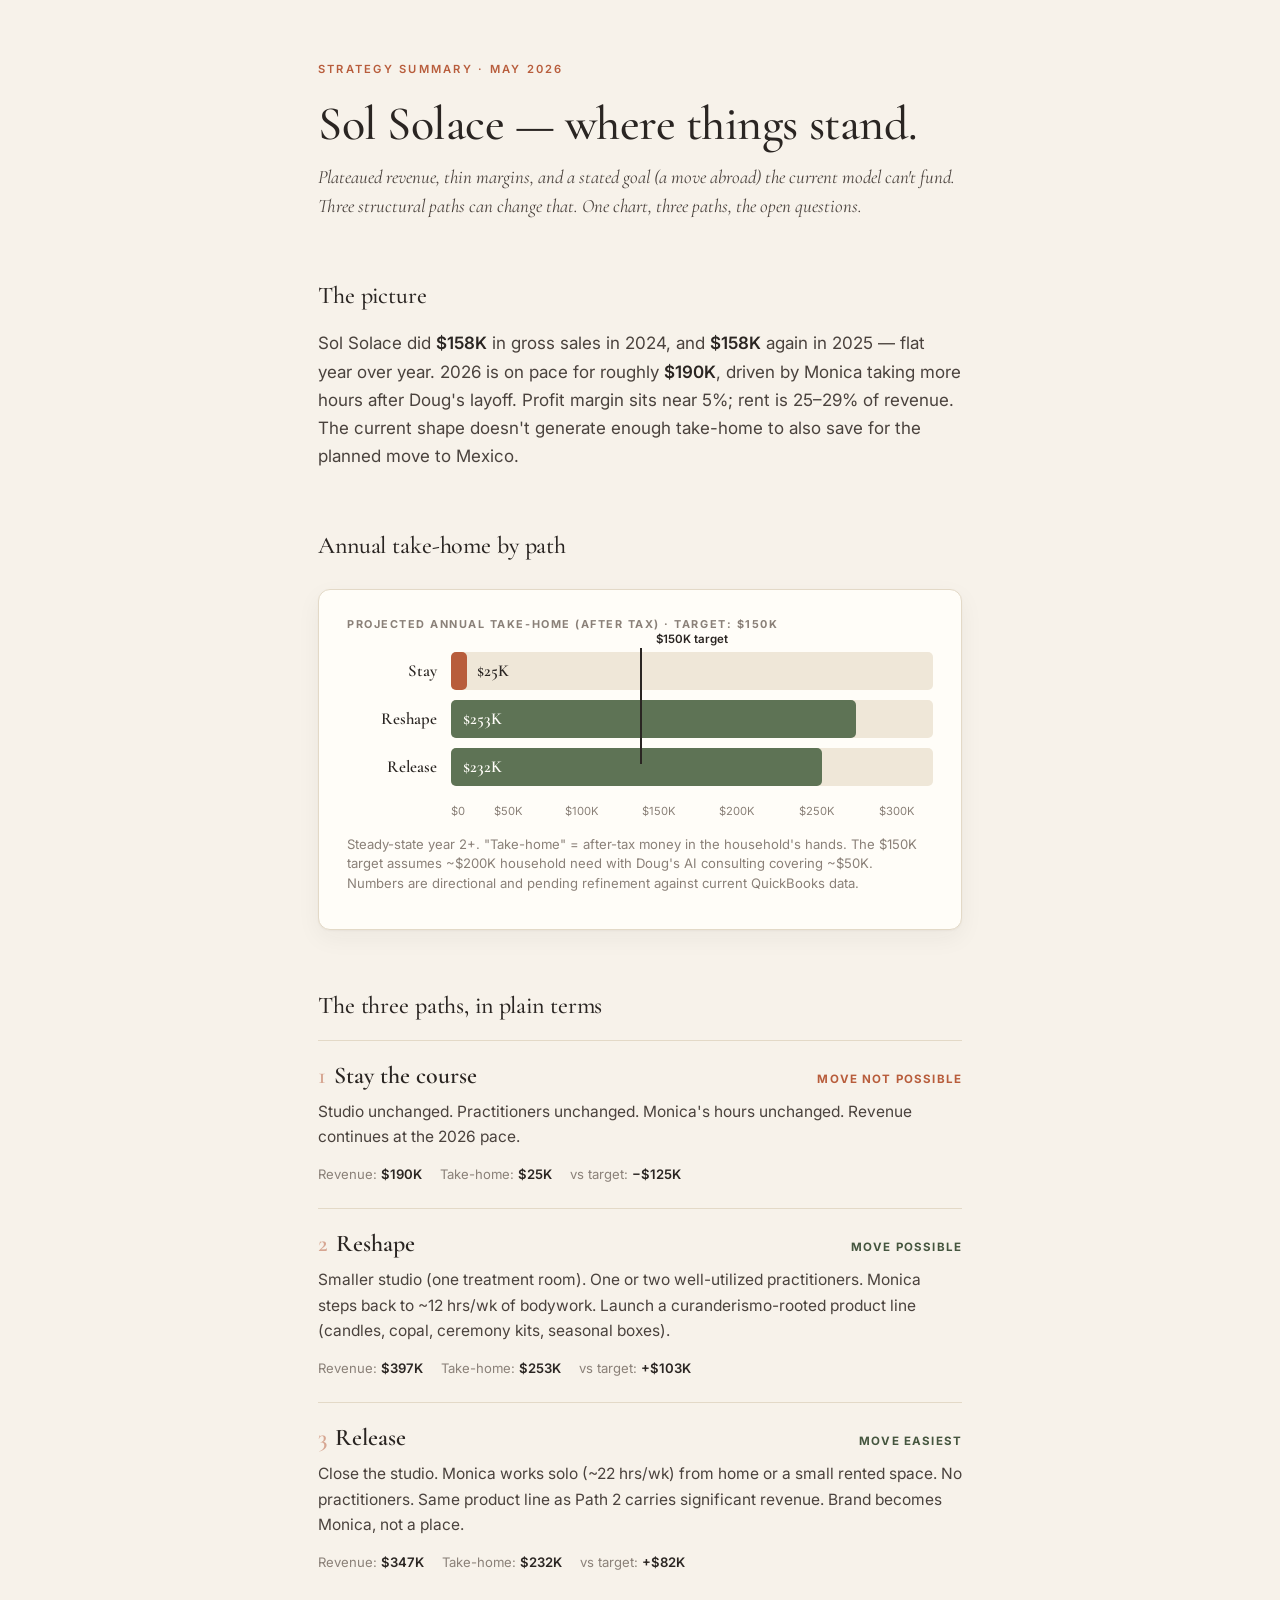
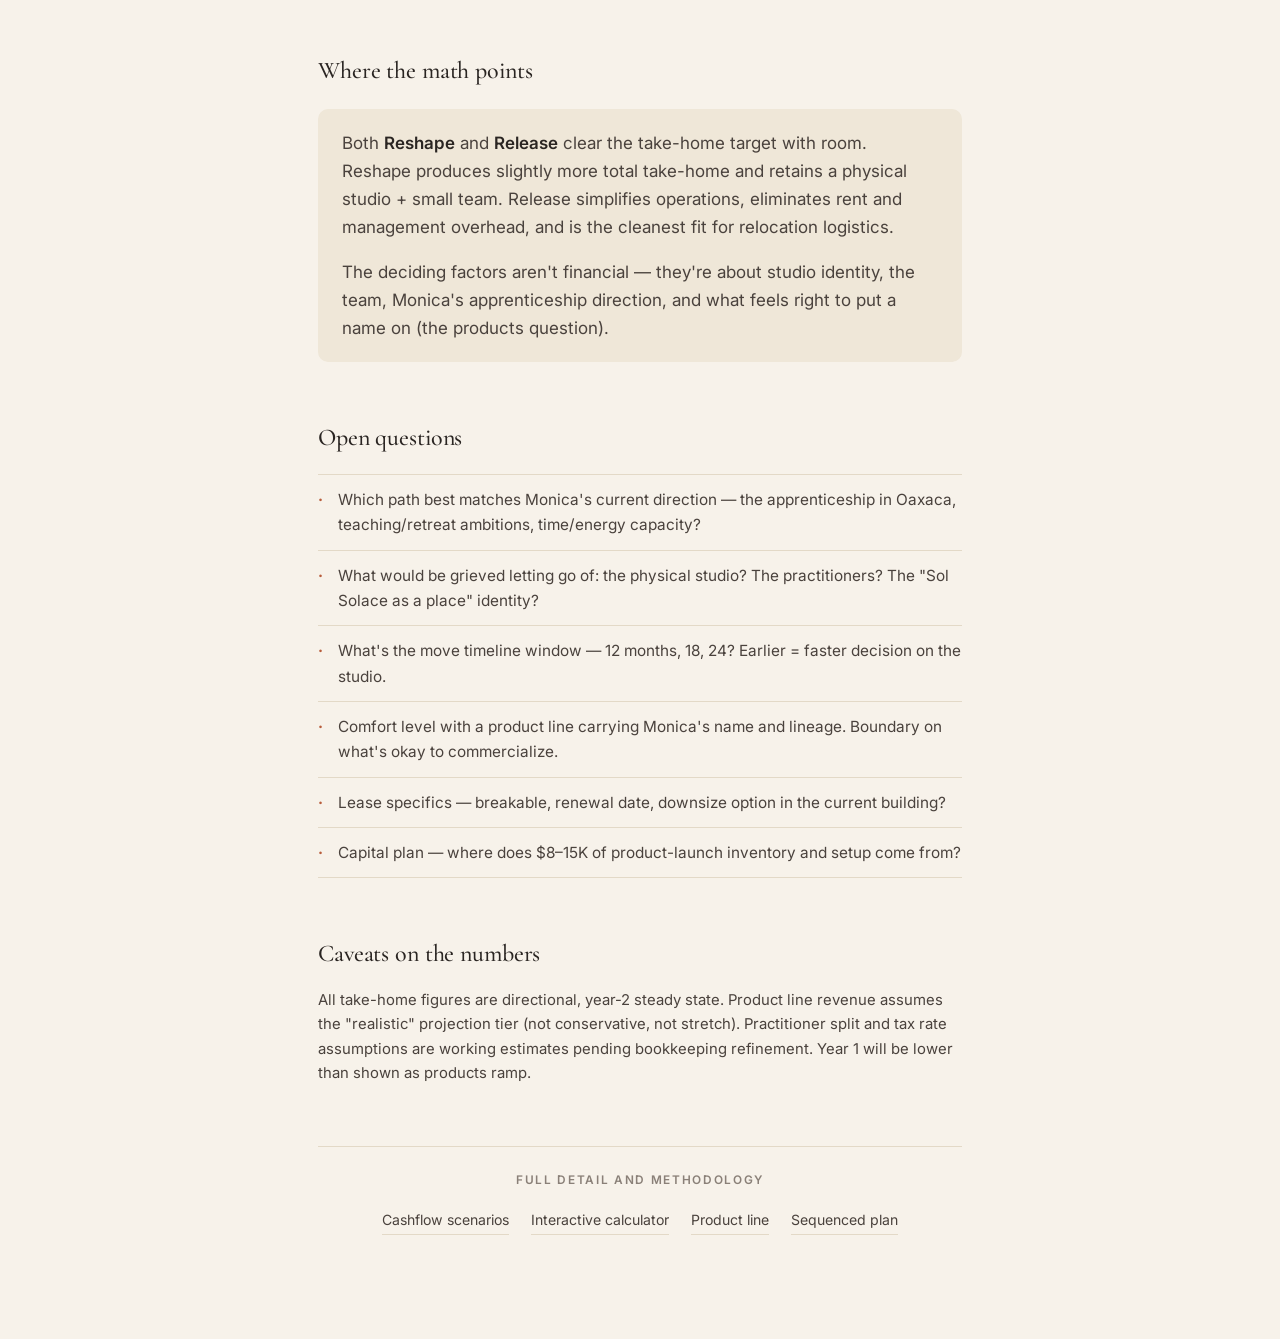
<file: index.html>
<!doctype html>
<html lang="en">
<head>
<meta charset="utf-8" />
<meta name="viewport" content="width=device-width,initial-scale=1" />
<title>Sol Solace — Strategy Summary</title>
<meta name="robots" content="noindex, nofollow" />
<link rel="preconnect" href="https://fonts.googleapis.com">
<link rel="preconnect" href="https://fonts.gstatic.com" crossorigin>
<link href="https://fonts.googleapis.com/css2?family=Cormorant+Garamond:wght@400;500;600;700&family=Inter:wght@300;400;500;600;700&display=swap" rel="stylesheet">
<style>
  :root {
    --cream: #f7f2ea;
    --cream-2: #efe7d8;
    --ink: #2a2522;
    --ink-soft: #4a423d;
    --muted: #8a8078;
    --line: #e3d9c7;
    --sage: #5e7355;
    --sage-deep: #45563f;
    --terra: #b85d3c;
    --terra-deep: #8a4429;
    --gold: #b88a3e;
    --paper: #fffdf8;
  }
  * { box-sizing: border-box; }
  body {
    margin: 0;
    background: var(--cream);
    color: var(--ink);
    font-family: 'Inter', system-ui, sans-serif;
    font-size: 17px;
    line-height: 1.65;
    -webkit-font-smoothing: antialiased;
  }
  .page { max-width: 700px; margin: 0 auto; padding: 60px 28px 80px; }

  h1 {
    font-family: 'Cormorant Garamond', Georgia, serif;
    font-weight: 500;
    font-size: clamp(2.2rem, 5.5vw, 3rem);
    line-height: 1.1;
    margin: 0 0 0.8rem;
    letter-spacing: -0.01em;
  }
  h2 {
    font-family: 'Cormorant Garamond', serif;
    font-weight: 500;
    font-size: 1.5rem;
    margin: 56px 0 14px;
    letter-spacing: -0.005em;
  }
  p { margin: 0 0 1em; color: var(--ink-soft); }
  strong { color: var(--ink); font-weight: 600; }
  em { font-style: italic; }

  .eyebrow {
    text-transform: uppercase;
    letter-spacing: 0.2em;
    font-size: 0.7rem;
    color: var(--terra);
    font-weight: 600;
    margin-bottom: 1.2rem;
  }
  .lede {
    font-family: 'Cormorant Garamond', serif;
    font-style: italic;
    font-size: 1.18rem;
    line-height: 1.5;
    color: var(--ink-soft);
    margin: 0.8rem 0 0;
  }

  /* ====== CHART ====== */
  .chart {
    background: var(--paper);
    border: 1px solid var(--line);
    border-radius: 12px;
    padding: 26px 28px 22px;
    margin: 24px 0;
    box-shadow: 0 1px 2px rgba(42, 37, 34, 0.04), 0 8px 24px rgba(42, 37, 34, 0.05);
  }
  .chart-title {
    font-family: 'Inter', sans-serif;
    text-transform: uppercase;
    letter-spacing: 0.14em;
    font-size: 0.68rem;
    color: var(--muted);
    font-weight: 700;
    margin-bottom: 18px;
  }
  .chart-area {
    position: relative;
  }
  .bar-row {
    display: grid;
    grid-template-columns: 90px 1fr;
    gap: 14px;
    align-items: center;
    margin: 10px 0;
  }
  .bar-name {
    font-family: 'Cormorant Garamond', serif;
    font-size: 1.05rem;
    color: var(--ink);
    font-weight: 600;
    text-align: right;
  }
  .bar-track {
    height: 38px;
    background: var(--cream-2);
    border-radius: 5px;
    position: relative;
    overflow: visible;
  }
  .bar {
    height: 100%;
    border-radius: 5px;
    display: flex;
    align-items: center;
    padding: 0 12px;
    color: var(--paper);
    font-family: 'Cormorant Garamond', serif;
    font-weight: 600;
    font-size: 1.05rem;
    white-space: nowrap;
    position: relative;
    z-index: 1;
  }
  .bar.short { color: var(--ink); padding-left: 10px; padding-right: 0; }
  .bar.short::after {
    content: attr(data-label);
    position: absolute;
    left: 100%;
    top: 50%;
    transform: translateY(-50%);
    padding-left: 10px;
    color: var(--ink);
    font-size: 1.05rem;
    font-weight: 600;
  }
  .bar.fail { background: var(--terra); }
  .bar.pass { background: var(--sage); }
  .bar.short.fail { background: var(--terra); width: 16px !important; }

  .target-line {
    position: absolute;
    top: -4px;
    bottom: 22px;
    width: 2px;
    background: var(--ink);
    z-index: 2;
  }
  .target-label {
    position: absolute;
    top: -22px;
    transform: translateX(-50%);
    font-family: 'Inter', sans-serif;
    font-size: 0.72rem;
    color: var(--ink);
    font-weight: 600;
    white-space: nowrap;
    background: var(--paper);
    padding: 0 6px;
  }

  .axis-row {
    display: grid;
    grid-template-columns: 90px 1fr;
    gap: 14px;
    margin-top: 4px;
  }
  .axis-ticks {
    display: flex;
    justify-content: space-between;
    font-size: 0.7rem;
    color: var(--muted);
    padding: 6px 0 0;
    position: relative;
  }
  .axis-ticks span { transform: translateX(-50%); }
  .axis-ticks span:first-child { transform: translateX(0); }

  .chart-note {
    font-size: 0.82rem;
    color: var(--muted);
    margin-top: 14px;
    line-height: 1.5;
  }

  /* ====== PATHS ====== */
  .path {
    padding: 22px 0;
    border-top: 1px solid var(--line);
    display: grid;
    grid-template-columns: 1fr;
    gap: 6px;
  }
  .path:last-of-type { border-bottom: 1px solid var(--line); }
  .path-head {
    display: flex;
    align-items: baseline;
    gap: 14px;
    justify-content: space-between;
    flex-wrap: wrap;
  }
  .path-name {
    font-family: 'Cormorant Garamond', serif;
    font-size: 1.5rem;
    color: var(--ink);
    font-weight: 600;
    line-height: 1.1;
  }
  .path-name .num {
    color: var(--terra);
    opacity: 0.5;
    margin-right: 8px;
  }
  .path-status {
    font-family: 'Inter', sans-serif;
    font-size: 0.72rem;
    letter-spacing: 0.1em;
    text-transform: uppercase;
    font-weight: 700;
    white-space: nowrap;
  }
  .path-status.no { color: var(--terra); }
  .path-status.yes { color: var(--sage-deep); }
  .path-what {
    color: var(--ink-soft);
    margin: 4px 0 8px;
    font-size: 0.97rem;
  }
  .path-meta {
    font-size: 0.82rem;
    color: var(--muted);
    display: flex;
    flex-wrap: wrap;
    gap: 18px;
  }
  .path-meta span strong { color: var(--ink); font-weight: 600; }

  /* ====== READS ====== */
  .read-box {
    background: var(--cream-2);
    border-radius: 10px;
    padding: 20px 24px;
    margin: 18px 0;
  }
  .read-box p:last-child { margin-bottom: 0; }

  ul.q {
    list-style: none;
    padding: 0;
    margin: 16px 0;
  }
  ul.q li {
    padding: 12px 0 12px 20px;
    border-top: 1px solid var(--line);
    color: var(--ink-soft);
    font-size: 0.96rem;
    position: relative;
  }
  ul.q li:last-child { border-bottom: 1px solid var(--line); }
  ul.q li::before {
    content: "·";
    position: absolute;
    left: 0;
    color: var(--terra);
    font-weight: 700;
  }

  .detail-links {
    margin-top: 60px;
    padding: 24px 0;
    border-top: 1px solid var(--line);
    display: flex;
    flex-wrap: wrap;
    gap: 14px 22px;
    justify-content: center;
    font-size: 0.88rem;
  }
  .detail-links a {
    color: var(--ink-soft);
    text-decoration: none;
    border-bottom: 1px solid var(--line);
    padding-bottom: 2px;
  }
  .detail-links a:hover { color: var(--terra); border-bottom-color: var(--terra); }
  .detail-links .dl-label {
    color: var(--muted);
    font-size: 0.74rem;
    text-transform: uppercase;
    letter-spacing: 0.14em;
    font-weight: 600;
    width: 100%;
    text-align: center;
    margin-bottom: 4px;
  }

  @media (max-width: 600px) {
    .page { padding: 40px 20px 60px; }
    .bar-row { grid-template-columns: 70px 1fr; gap: 10px; }
    .axis-row { grid-template-columns: 70px 1fr; gap: 10px; }
    .bar-name { font-size: 0.92rem; }
    .axis-ticks { font-size: 0.64rem; }
    .path-meta { font-size: 0.78rem; gap: 12px; }
  }
</style>
</head>
<body>

<div class="page">

  <div class="eyebrow">Strategy Summary · May 2026</div>
  <h1>Sol Solace — where things stand.</h1>
  <p class="lede">Plateaued revenue, thin margins, and a stated goal (a move abroad) the current model can't fund. Three structural paths can change that. One chart, three paths, the open questions.</p>

  <h2>The picture</h2>
  <p>Sol Solace did <strong>$158K</strong> in gross sales in 2024, and <strong>$158K</strong> again in 2025 — flat year over year. 2026 is on pace for roughly <strong>$190K</strong>, driven by Monica taking more hours after Doug's layoff. Profit margin sits near 5%; rent is 25–29% of revenue. The current shape doesn't generate enough take-home to also save for the planned move to Mexico.</p>

  <h2>Annual take-home by path</h2>

  <div class="chart">
    <div class="chart-title">Projected annual take-home (after tax) · Target: $150K</div>

    <div class="chart-area">

      <!-- Target line at $150K = 50% of $300K max -->
      <div class="target-line" style="left: calc(50% + 0px);"></div>

      <div class="bar-row">
        <div class="bar-name">Stay</div>
        <div class="bar-track">
          <div class="target-label" style="left: 50%;">$150K target</div>
          <div class="bar fail short" style="width: 8.3%;" data-label="$25K"></div>
        </div>
      </div>

      <div class="bar-row">
        <div class="bar-name">Reshape</div>
        <div class="bar-track">
          <div class="bar pass" style="width: 84%;">$253K</div>
        </div>
      </div>

      <div class="bar-row">
        <div class="bar-name">Release</div>
        <div class="bar-track">
          <div class="bar pass" style="width: 77%;">$232K</div>
        </div>
      </div>

    </div>

    <div class="axis-row">
      <div></div>
      <div class="axis-ticks">
        <span>$0</span>
        <span>$50K</span>
        <span>$100K</span>
        <span>$150K</span>
        <span>$200K</span>
        <span>$250K</span>
        <span>$300K</span>
      </div>
    </div>

    <p class="chart-note">Steady-state year 2+. "Take-home" = after-tax money in the household's hands. The $150K target assumes ~$200K household need with Doug's AI consulting covering ~$50K. Numbers are directional and pending refinement against current QuickBooks data.</p>
  </div>

  <h2>The three paths, in plain terms</h2>

  <div class="path">
    <div class="path-head">
      <div class="path-name"><span class="num">1</span>Stay the course</div>
      <div class="path-status no">Move not possible</div>
    </div>
    <p class="path-what">Studio unchanged. Practitioners unchanged. Monica's hours unchanged. Revenue continues at the 2026 pace.</p>
    <div class="path-meta">
      <span>Revenue: <strong>$190K</strong></span>
      <span>Take-home: <strong>$25K</strong></span>
      <span>vs target: <strong>−$125K</strong></span>
    </div>
  </div>

  <div class="path">
    <div class="path-head">
      <div class="path-name"><span class="num">2</span>Reshape</div>
      <div class="path-status yes">Move possible</div>
    </div>
    <p class="path-what">Smaller studio (one treatment room). One or two well-utilized practitioners. Monica steps back to ~12 hrs/wk of bodywork. Launch a curanderismo-rooted product line (candles, copal, ceremony kits, seasonal boxes).</p>
    <div class="path-meta">
      <span>Revenue: <strong>$397K</strong></span>
      <span>Take-home: <strong>$253K</strong></span>
      <span>vs target: <strong>+$103K</strong></span>
    </div>
  </div>

  <div class="path">
    <div class="path-head">
      <div class="path-name"><span class="num">3</span>Release</div>
      <div class="path-status yes">Move easiest</div>
    </div>
    <p class="path-what">Close the studio. Monica works solo (~22 hrs/wk) from home or a small rented space. No practitioners. Same product line as Path 2 carries significant revenue. Brand becomes Monica, not a place.</p>
    <div class="path-meta">
      <span>Revenue: <strong>$347K</strong></span>
      <span>Take-home: <strong>$232K</strong></span>
      <span>vs target: <strong>+$82K</strong></span>
    </div>
  </div>

  <h2>Where the math points</h2>
  <div class="read-box">
    <p>Both <strong>Reshape</strong> and <strong>Release</strong> clear the take-home target with room. Reshape produces slightly more total take-home and retains a physical studio + small team. Release simplifies operations, eliminates rent and management overhead, and is the cleanest fit for relocation logistics.</p>
    <p>The deciding factors aren't financial — they're about studio identity, the team, Monica's apprenticeship direction, and what feels right to put a name on (the products question).</p>
  </div>

  <h2>Open questions</h2>
  <ul class="q">
    <li>Which path best matches Monica's current direction — the apprenticeship in Oaxaca, teaching/retreat ambitions, time/energy capacity?</li>
    <li>What would be grieved letting go of: the physical studio? The practitioners? The "Sol Solace as a place" identity?</li>
    <li>What's the move timeline window — 12 months, 18, 24? Earlier = faster decision on the studio.</li>
    <li>Comfort level with a product line carrying Monica's name and lineage. Boundary on what's okay to commercialize.</li>
    <li>Lease specifics — breakable, renewal date, downsize option in the current building?</li>
    <li>Capital plan — where does $8–15K of product-launch inventory and setup come from?</li>
  </ul>

  <h2>Caveats on the numbers</h2>
  <p style="font-size: 0.93rem;">All take-home figures are directional, year-2 steady state. Product line revenue assumes the "realistic" projection tier (not conservative, not stretch). Practitioner split and tax rate assumptions are working estimates pending bookkeeping refinement. Year 1 will be lower than shown as products ramp.</p>

  <div class="detail-links">
    <span class="dl-label">Full detail and methodology</span>
    <a href="cashflow.html">Cashflow scenarios</a>
    <a href="targets.html">Interactive calculator</a>
    <a href="products.html">Product line</a>
    <a href="plan.html">Sequenced plan</a>
  </div>

</div>

</body>
</html>
</file>
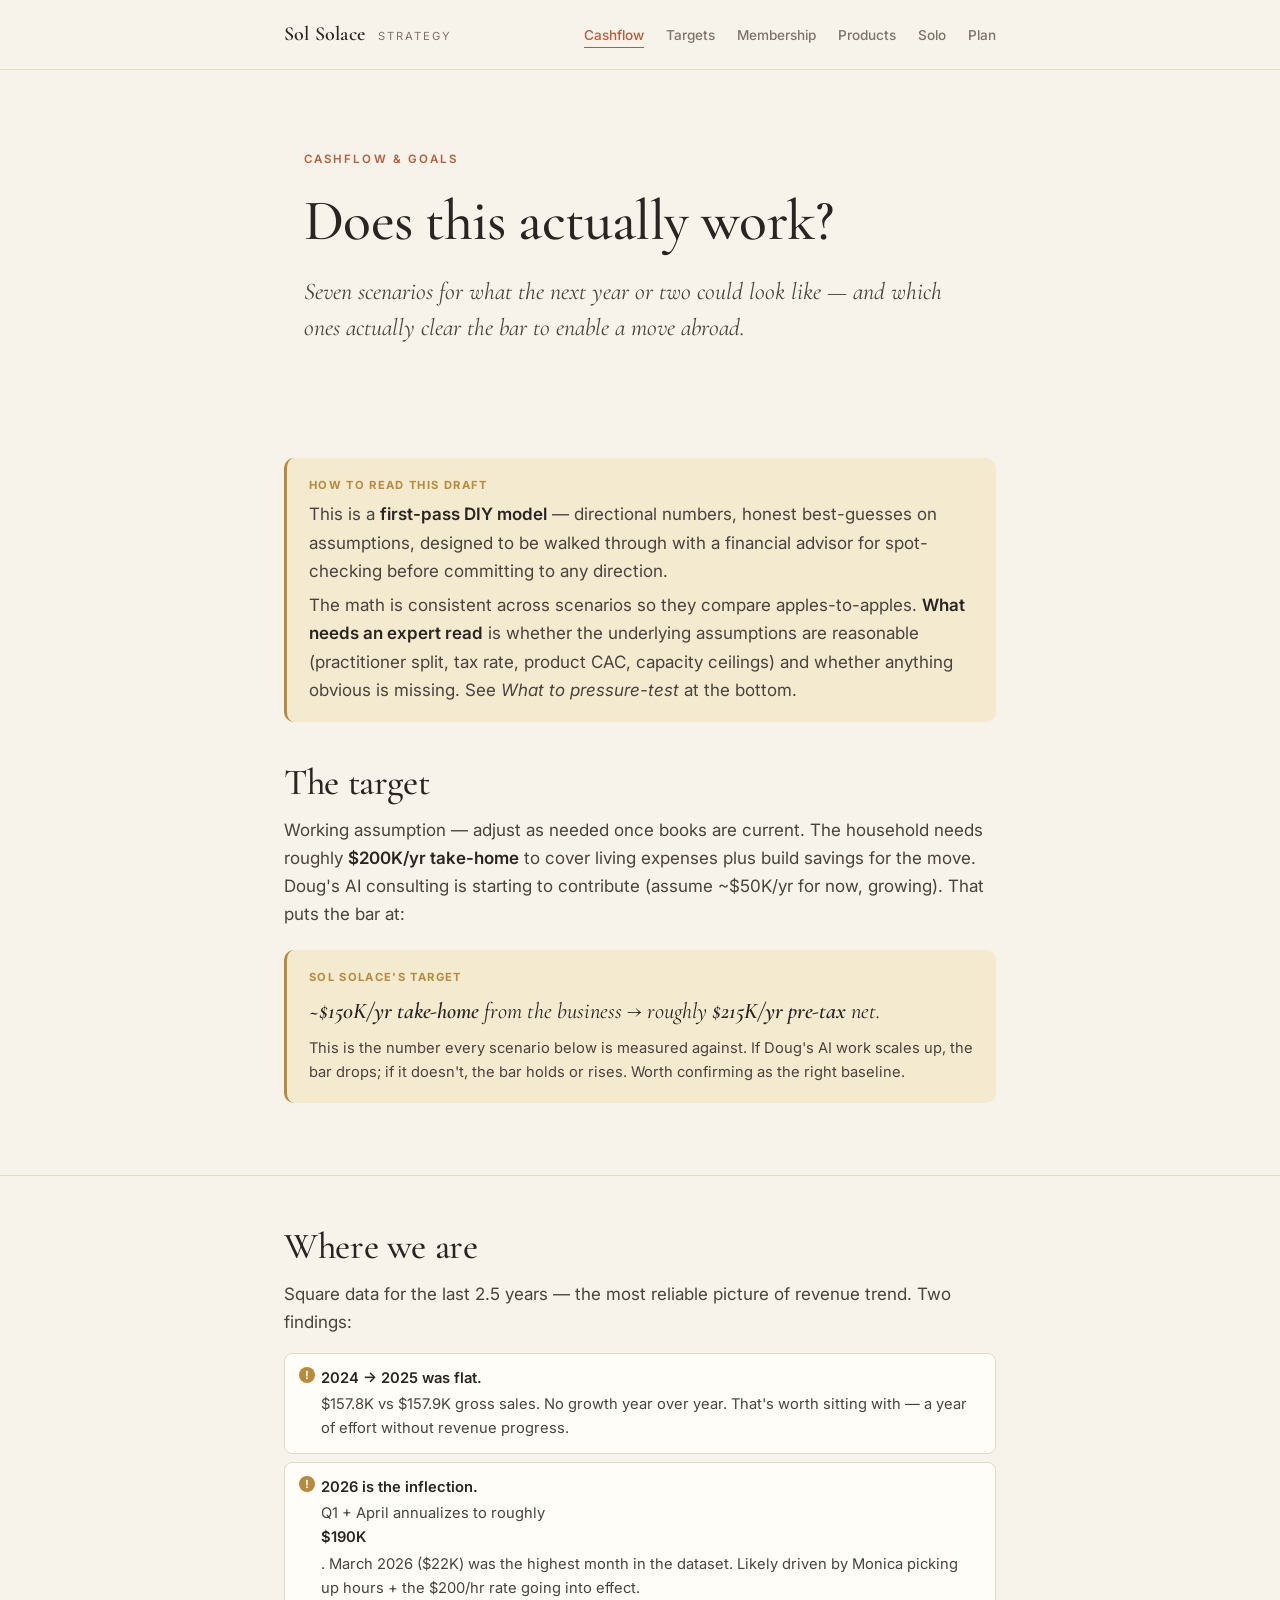
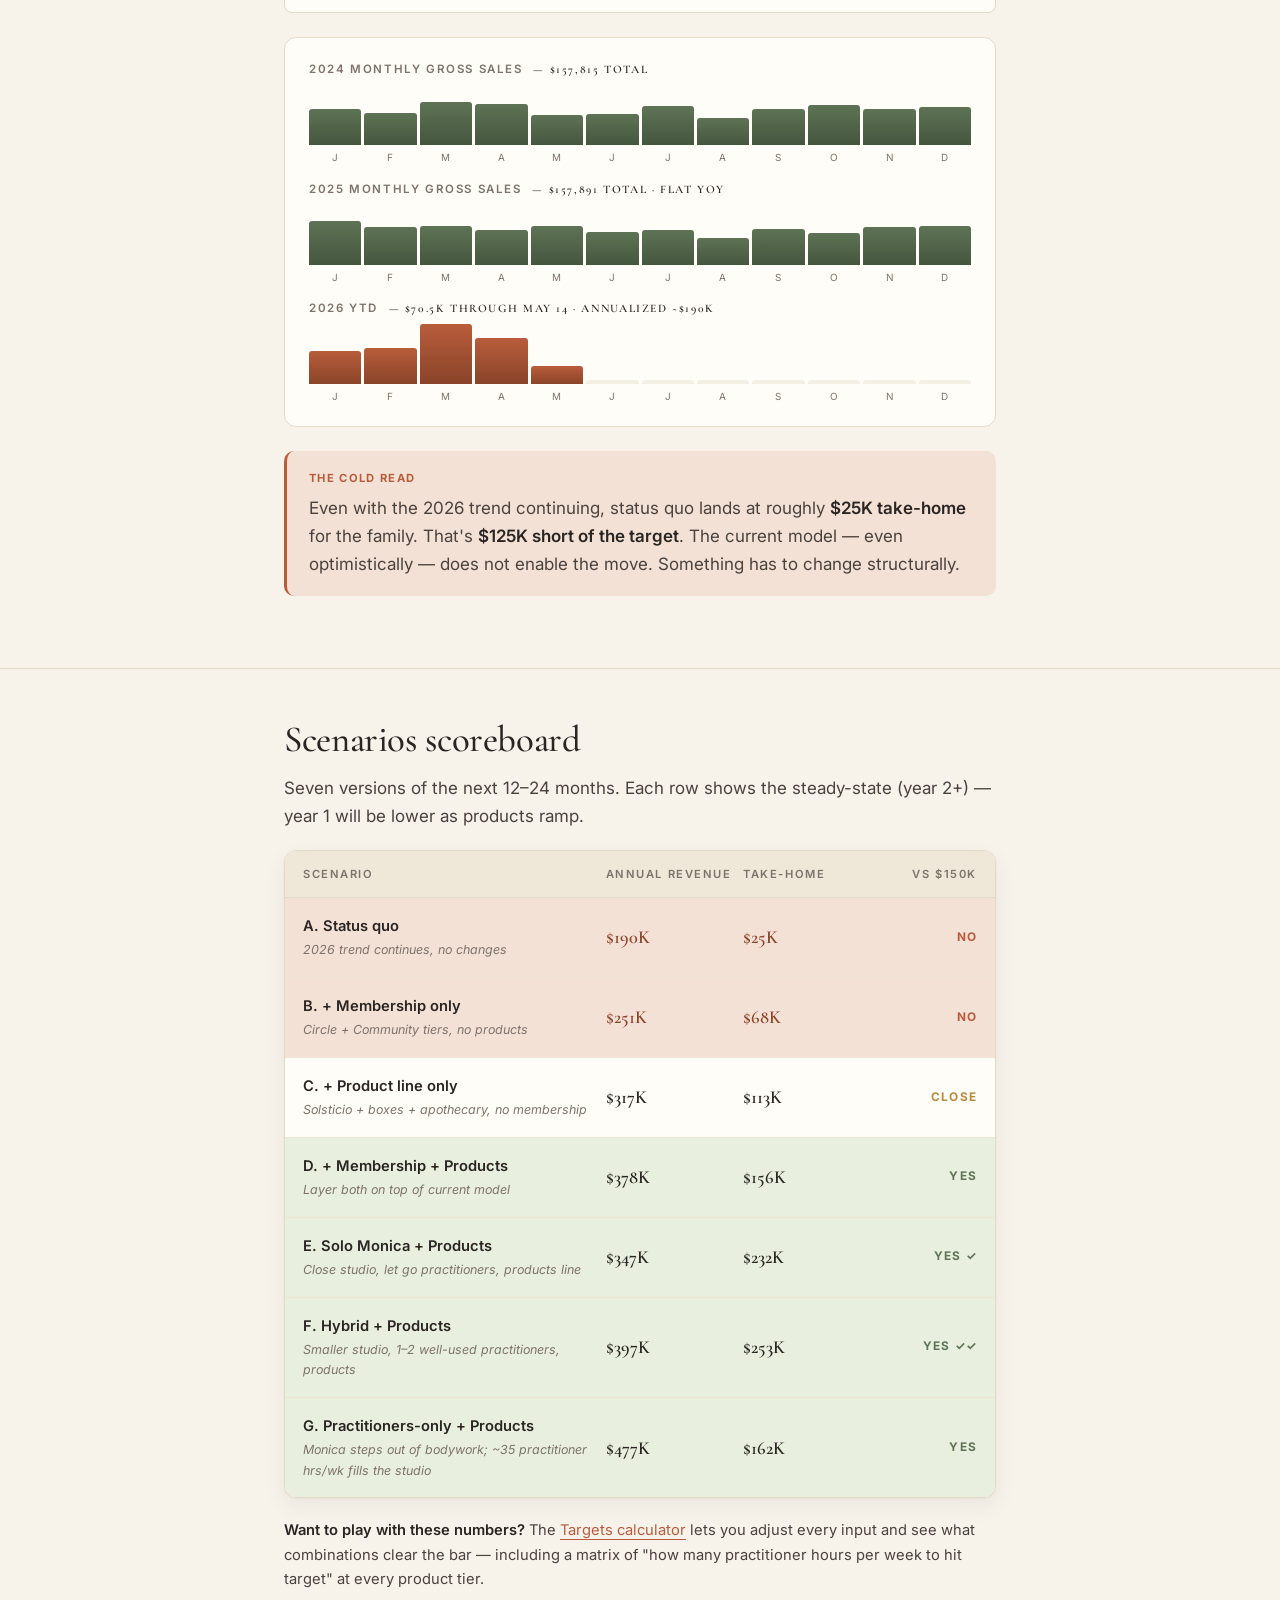
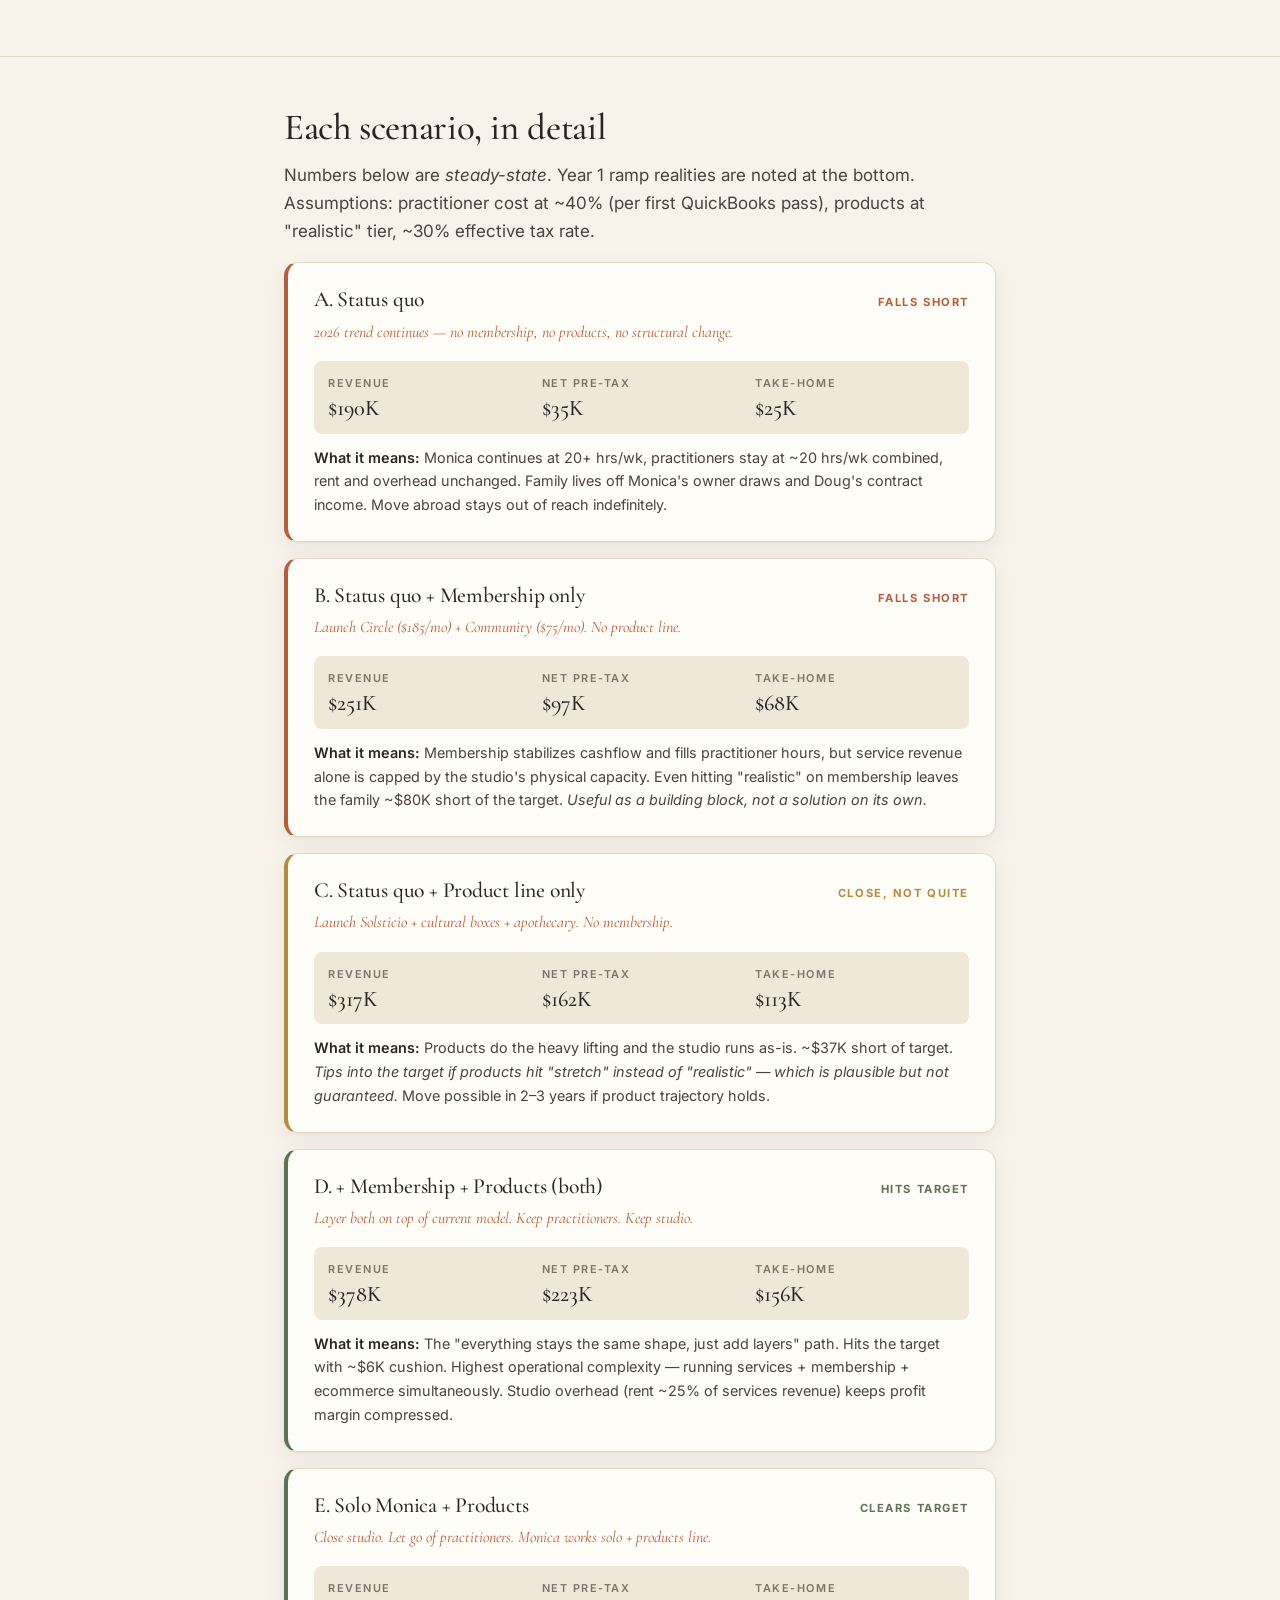
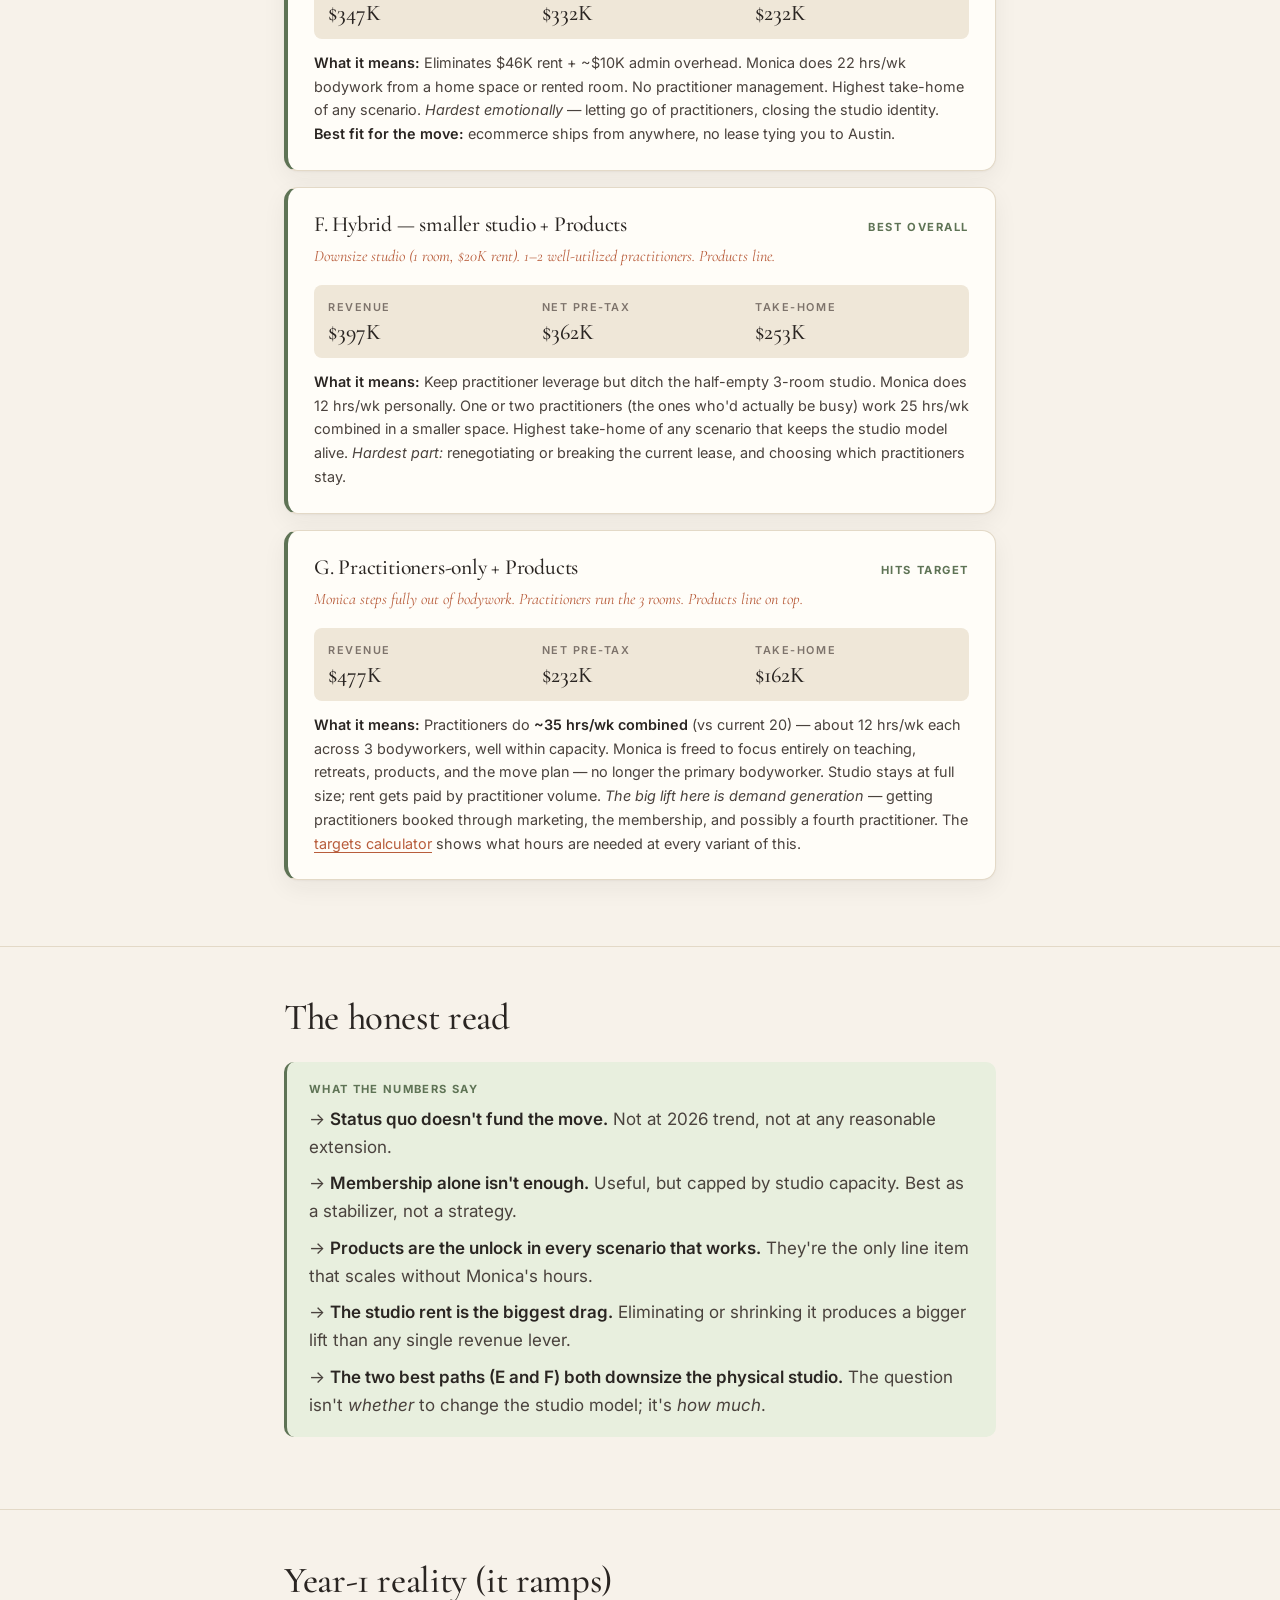
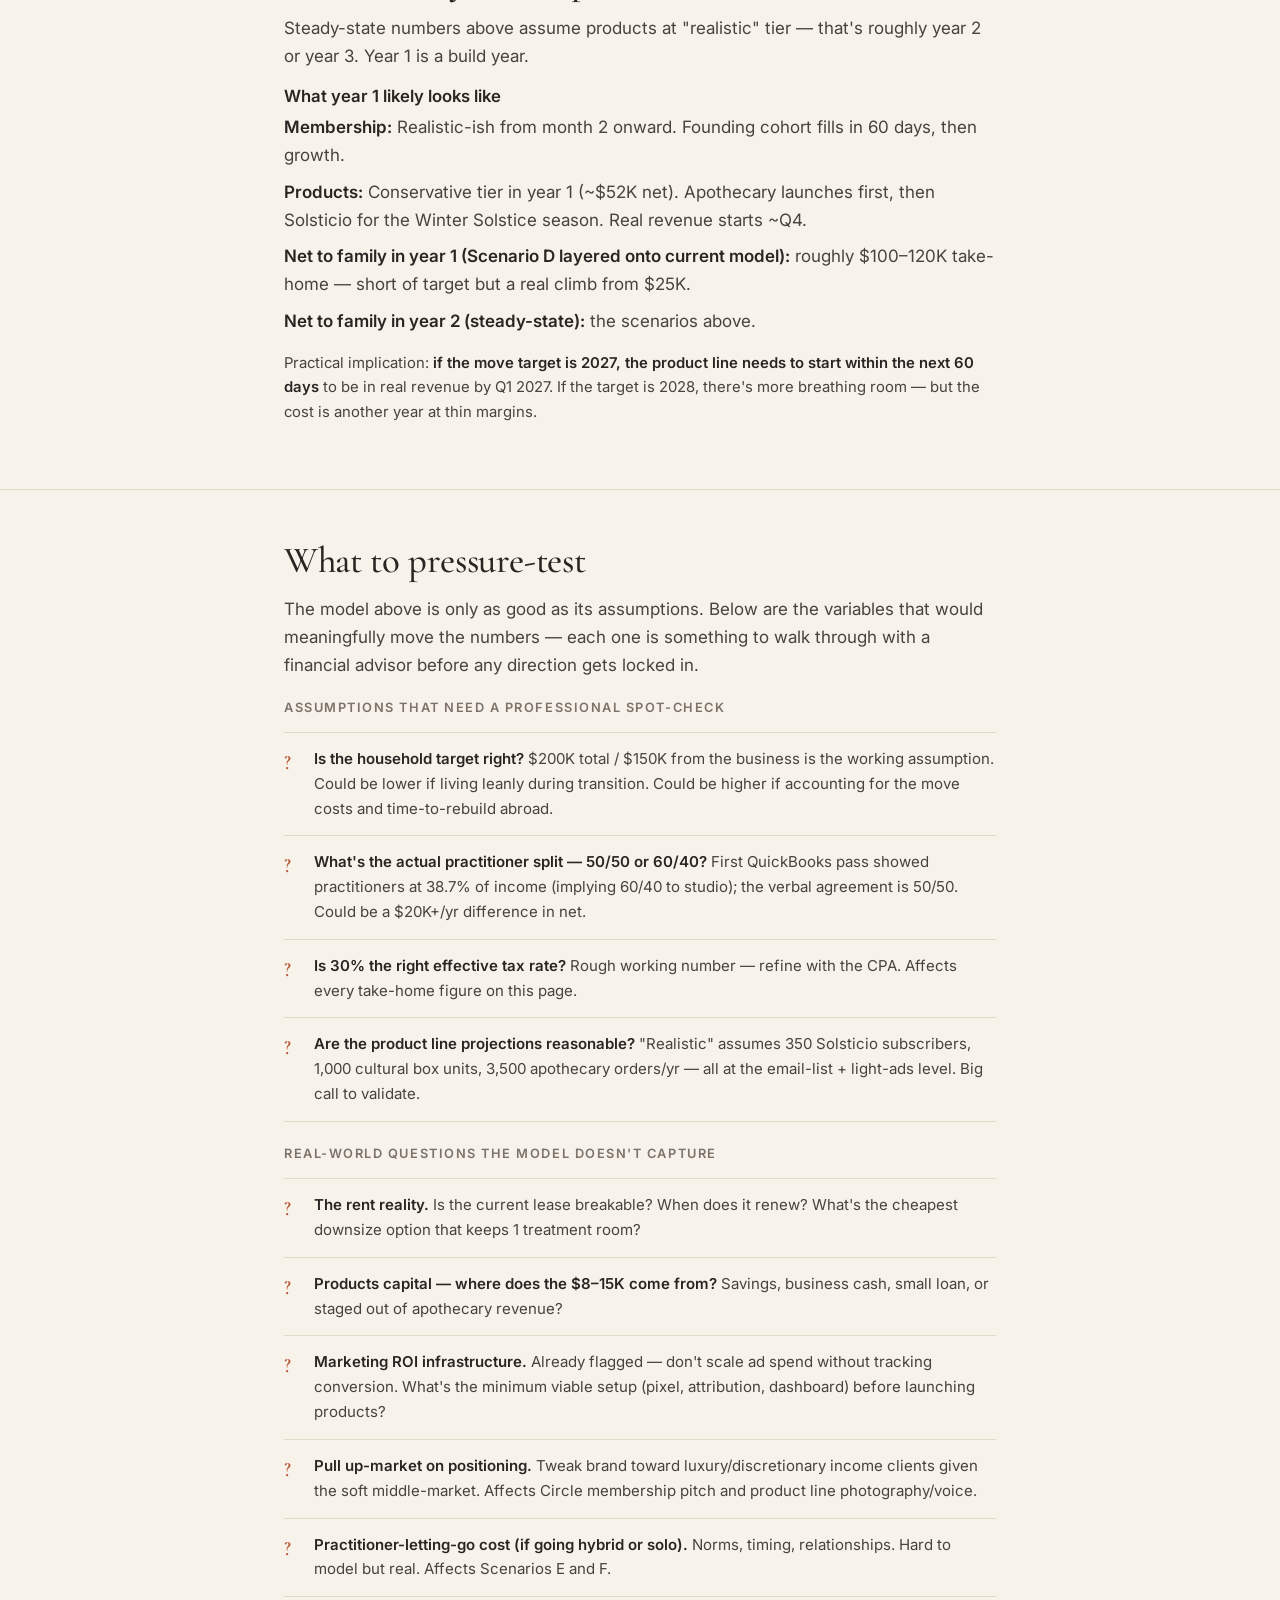
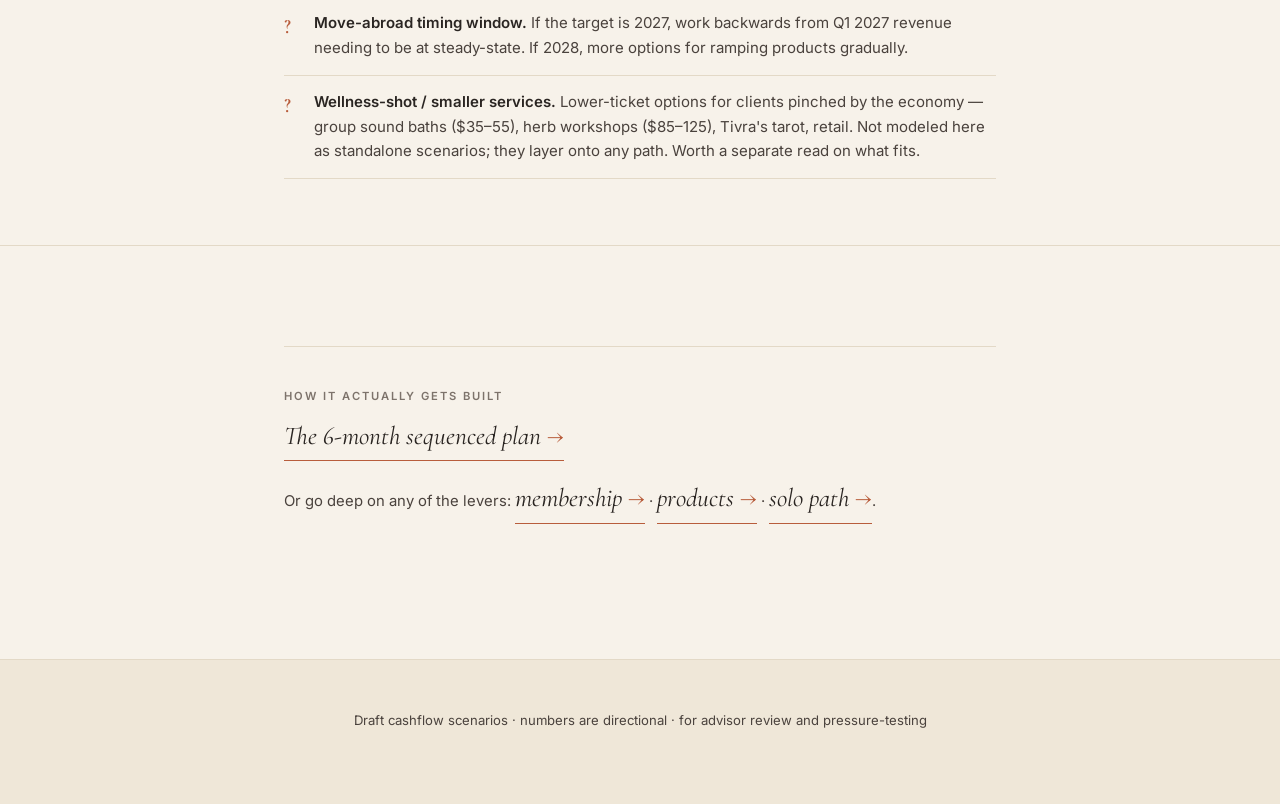
<file: cashflow.html>
<!doctype html>
<html lang="en">
<head>
<meta charset="utf-8" />
<meta name="viewport" content="width=device-width,initial-scale=1" />
<title>Sol Solace — Cashflow &amp; Goals</title>
<meta name="description" content="Does this actually work? Cashflow scenarios for Sol Solace, compared side by side." />
<meta name="robots" content="noindex, nofollow" />
<link rel="preconnect" href="https://fonts.googleapis.com">
<link rel="preconnect" href="https://fonts.gstatic.com" crossorigin>
<link href="https://fonts.googleapis.com/css2?family=Cormorant+Garamond:wght@400;500;600;700&family=Inter:wght@300;400;500;600;700&display=swap" rel="stylesheet">
<link rel="stylesheet" href="styles.css">
</head>
<body>

<nav class="topnav">
  <div class="nav-row">
    <a href="index.html" class="nav-brand">Sol Solace <small>Strategy</small></a>
    <ul class="nav-links">
      <li><a href="cashflow.html" class="active">Cashflow</a></li>
      <li><a href="targets.html">Targets</a></li>
      <li><a href="membership.html">Membership</a></li>
      <li><a href="products.html">Products</a></li>
      <li><a href="solo.html">Solo</a></li>
      <li><a href="plan.html">Plan</a></li>
    </ul>
  </div>
</nav>

<header class="hero">
  <div class="wrap">
    <div class="eyebrow">Cashflow &amp; Goals</div>
    <h1>Does this actually work?</h1>
    <p class="lede">Seven scenarios for what the next year or two could look like — and which ones actually clear the bar to enable a move abroad.</p>
  </div>
</header>

<section style="padding-top: 30px;">
  <div class="wrap">

    <div class="callout note">
      <span class="label">How to read this draft</span>
      <p style="margin: 0 0 0.4em;">This is a <strong>first-pass DIY model</strong> — directional numbers, honest best-guesses on assumptions, designed to be walked through with a financial advisor for spot-checking before committing to any direction.</p>
      <p style="margin: 0;">The math is consistent across scenarios so they compare apples-to-apples. <strong>What needs an expert read</strong> is whether the underlying assumptions are reasonable (practitioner split, tax rate, product CAC, capacity ceilings) and whether anything obvious is missing. See <em>What to pressure-test</em> at the bottom.</p>
    </div>

    <h2 style="margin-top: 40px;">The target</h2>
    <p>Working assumption — adjust as needed once books are current. The household needs roughly <strong>$200K/yr take-home</strong> to cover living expenses plus build savings for the move. Doug's AI consulting is starting to contribute (assume ~$50K/yr for now, growing). That puts the bar at:</p>

    <div class="callout note">
      <span class="label">Sol Solace's target</span>
      <p style="font-family: 'Cormorant Garamond', serif; font-size: 1.4rem; font-style: italic; color: var(--ink); margin: 6px 0;"><strong>~$150K/yr take-home</strong> from the business → roughly <strong>$215K/yr pre-tax</strong> net.</p>
      <p style="margin: 0; font-size: 0.92rem;">This is the number every scenario below is measured against. If Doug's AI work scales up, the bar drops; if it doesn't, the bar holds or rises. Worth confirming as the right baseline.</p>
    </div>

  </div>
</section>

<section>
  <div class="wrap">

    <h2>Where we are</h2>
    <p>Square data for the last 2.5 years — the most reliable picture of revenue trend. Two findings:</p>

    <ul class="caution-list">
      <li><strong>2024 → 2025 was flat.</strong> $157.8K vs $157.9K gross sales. No growth year over year. That's worth sitting with — a year of effort without revenue progress.</li>
      <li><strong>2026 is the inflection.</strong> Q1 + April annualizes to roughly <strong>$190K</strong>. March 2026 ($22K) was the highest month in the dataset. Likely driven by Monica picking up hours + the $200/hr rate going into effect.</li>
    </ul>

    <div class="trend-bars">
      <div class="trend-year">
        <div class="ty-label">2024 monthly gross sales <span class="ty-total">— $157,815 total</span></div>
        <div class="trend-row">
          <div class="trend-bar" style="height: 60%"><span class="tb-val">$13.1K</span></div>
          <div class="trend-bar" style="height: 53%"><span class="tb-val">$11.6K</span></div>
          <div class="trend-bar" style="height: 72%"><span class="tb-val">$15.9K</span></div>
          <div class="trend-bar" style="height: 68%"><span class="tb-val">$15.0K</span></div>
          <div class="trend-bar" style="height: 50%"><span class="tb-val">$10.9K</span></div>
          <div class="trend-bar" style="height: 52%"><span class="tb-val">$11.4K</span></div>
          <div class="trend-bar" style="height: 66%"><span class="tb-val">$14.6K</span></div>
          <div class="trend-bar" style="height: 46%"><span class="tb-val">$10.0K</span></div>
          <div class="trend-bar" style="height: 60%"><span class="tb-val">$13.1K</span></div>
          <div class="trend-bar" style="height: 67%"><span class="tb-val">$14.7K</span></div>
          <div class="trend-bar" style="height: 60%"><span class="tb-val">$13.2K</span></div>
          <div class="trend-bar" style="height: 64%"><span class="tb-val">$14.2K</span></div>
        </div>
        <div class="trend-months"><span>J</span><span>F</span><span>M</span><span>A</span><span>M</span><span>J</span><span>J</span><span>A</span><span>S</span><span>O</span><span>N</span><span>D</span></div>
      </div>
      <div class="trend-year">
        <div class="ty-label">2025 monthly gross sales <span class="ty-total">— $157,891 total · flat YoY</span></div>
        <div class="trend-row">
          <div class="trend-bar" style="height: 73%"><span class="tb-val">$16.2K</span></div>
          <div class="trend-bar" style="height: 63%"><span class="tb-val">$13.8K</span></div>
          <div class="trend-bar" style="height: 65%"><span class="tb-val">$14.2K</span></div>
          <div class="trend-bar" style="height: 57%"><span class="tb-val">$12.5K</span></div>
          <div class="trend-bar" style="height: 65%"><span class="tb-val">$14.4K</span></div>
          <div class="trend-bar" style="height: 54%"><span class="tb-val">$11.8K</span></div>
          <div class="trend-bar" style="height: 57%"><span class="tb-val">$12.7K</span></div>
          <div class="trend-bar" style="height: 44%"><span class="tb-val">$9.7K</span></div>
          <div class="trend-bar" style="height: 60%"><span class="tb-val">$13.2K</span></div>
          <div class="trend-bar" style="height: 52%"><span class="tb-val">$11.5K</span></div>
          <div class="trend-bar" style="height: 63%"><span class="tb-val">$13.8K</span></div>
          <div class="trend-bar" style="height: 64%"><span class="tb-val">$14.0K</span></div>
        </div>
        <div class="trend-months"><span>J</span><span>F</span><span>M</span><span>A</span><span>M</span><span>J</span><span>J</span><span>A</span><span>S</span><span>O</span><span>N</span><span>D</span></div>
      </div>
      <div class="trend-year">
        <div class="ty-label">2026 YTD <span class="ty-total">— $70.5K through May 14 · annualized ~$190K</span></div>
        <div class="trend-row">
          <div class="trend-bar t26" style="height: 54%"><span class="tb-val">$11.8K</span></div>
          <div class="trend-bar t26" style="height: 60%"><span class="tb-val">$13.2K</span></div>
          <div class="trend-bar t26" style="height: 100%"><span class="tb-val">$22.0K</span></div>
          <div class="trend-bar t26" style="height: 77%"><span class="tb-val">$16.9K</span></div>
          <div class="trend-bar t26" style="height: 30%"><span class="tb-val">$6.6K (½)</span></div>
          <div class="trend-bar empty"></div>
          <div class="trend-bar empty"></div>
          <div class="trend-bar empty"></div>
          <div class="trend-bar empty"></div>
          <div class="trend-bar empty"></div>
          <div class="trend-bar empty"></div>
          <div class="trend-bar empty"></div>
        </div>
        <div class="trend-months"><span>J</span><span>F</span><span>M</span><span>A</span><span>M</span><span>J</span><span>J</span><span>A</span><span>S</span><span>O</span><span>N</span><span>D</span></div>
      </div>
    </div>

    <div class="callout concern">
      <span class="label">The cold read</span>
      <p style="margin: 0;">Even with the 2026 trend continuing, status quo lands at roughly <strong>$25K take-home</strong> for the family. That's <strong>$125K short of the target</strong>. The current model — even optimistically — does not enable the move. Something has to change structurally.</p>
    </div>

  </div>
</section>

<section>
  <div class="wrap">

    <h2>Scenarios scoreboard</h2>
    <p>Seven versions of the next 12–24 months. Each row shows the steady-state (year 2+) — year 1 will be lower as products ramp.</p>

    <div class="scoreboard">
      <div class="scoreboard-head">
        <div>Scenario</div>
        <div class="sb-rev">Annual revenue</div>
        <div>Take-home</div>
        <div style="text-align: right;">vs $150K</div>
      </div>
      <div class="scoreboard-row dimmed">
        <div class="sb-name">A. Status quo<span class="sb-sub">2026 trend continues, no changes</span></div>
        <div class="sb-val sb-rev">$190K</div>
        <div class="sb-val">$25K</div>
        <div class="sb-status no">No</div>
      </div>
      <div class="scoreboard-row dimmed">
        <div class="sb-name">B. + Membership only<span class="sb-sub">Circle + Community tiers, no products</span></div>
        <div class="sb-val sb-rev">$251K</div>
        <div class="sb-val">$68K</div>
        <div class="sb-status no">No</div>
      </div>
      <div class="scoreboard-row">
        <div class="sb-name">C. + Product line only<span class="sb-sub">Solsticio + boxes + apothecary, no membership</span></div>
        <div class="sb-val sb-rev">$317K</div>
        <div class="sb-val">$113K</div>
        <div class="sb-status maybe">Close</div>
      </div>
      <div class="scoreboard-row highlight">
        <div class="sb-name">D. + Membership + Products<span class="sb-sub">Layer both on top of current model</span></div>
        <div class="sb-val sb-rev">$378K</div>
        <div class="sb-val">$156K</div>
        <div class="sb-status yes">Yes</div>
      </div>
      <div class="scoreboard-row highlight">
        <div class="sb-name">E. Solo Monica + Products<span class="sb-sub">Close studio, let go practitioners, products line</span></div>
        <div class="sb-val sb-rev">$347K</div>
        <div class="sb-val">$232K</div>
        <div class="sb-status yes">Yes ✓</div>
      </div>
      <div class="scoreboard-row highlight">
        <div class="sb-name">F. Hybrid + Products<span class="sb-sub">Smaller studio, 1–2 well-used practitioners, products</span></div>
        <div class="sb-val sb-rev">$397K</div>
        <div class="sb-val">$253K</div>
        <div class="sb-status yes">Yes ✓✓</div>
      </div>
      <div class="scoreboard-row highlight">
        <div class="sb-name">G. Practitioners-only + Products<span class="sb-sub">Monica steps out of bodywork; ~35 practitioner hrs/wk fills the studio</span></div>
        <div class="sb-val sb-rev">$477K</div>
        <div class="sb-val">$162K</div>
        <div class="sb-status yes">Yes</div>
      </div>
    </div>

    <p style="margin-top: 16px; font-size: 0.92rem;"><strong>Want to play with these numbers?</strong> The <a href="targets.html" style="border-bottom: 1px solid var(--terra);">Targets calculator</a> lets you adjust every input and see what combinations clear the bar — including a matrix of "how many practitioner hours per week to hit target" at every product tier.</p>

  </div>
</section>

<section>
  <div class="wrap">

    <h2>Each scenario, in detail</h2>
    <p>Numbers below are <em>steady-state</em>. Year 1 ramp realities are noted at the bottom. Assumptions: practitioner cost at ~40% (per first QuickBooks pass), products at "realistic" tier, ~30% effective tax rate.</p>

    <div class="scenario-card fail">
      <div class="sc-head">
        <h3>A. Status quo</h3>
        <span class="sc-verdict">Falls short</span>
      </div>
      <div class="sc-line">2026 trend continues — no membership, no products, no structural change.</div>
      <div class="sc-grid">
        <div class="sc-metric"><div class="ml">Revenue</div><div class="mv">$190K</div></div>
        <div class="sc-metric"><div class="ml">Net pre-tax</div><div class="mv">$35K</div></div>
        <div class="sc-metric"><div class="ml">Take-home</div><div class="mv">$25K</div></div>
      </div>
      <p class="sc-detail"><strong>What it means:</strong> Monica continues at 20+ hrs/wk, practitioners stay at ~20 hrs/wk combined, rent and overhead unchanged. Family lives off Monica's owner draws and Doug's contract income. Move abroad stays out of reach indefinitely.</p>
    </div>

    <div class="scenario-card fail">
      <div class="sc-head">
        <h3>B. Status quo + Membership only</h3>
        <span class="sc-verdict">Falls short</span>
      </div>
      <div class="sc-line">Launch Circle ($185/mo) + Community ($75/mo). No product line.</div>
      <div class="sc-grid">
        <div class="sc-metric"><div class="ml">Revenue</div><div class="mv">$251K</div></div>
        <div class="sc-metric"><div class="ml">Net pre-tax</div><div class="mv">$97K</div></div>
        <div class="sc-metric"><div class="ml">Take-home</div><div class="mv">$68K</div></div>
      </div>
      <p class="sc-detail"><strong>What it means:</strong> Membership stabilizes cashflow and fills practitioner hours, but service revenue alone is capped by the studio's physical capacity. Even hitting "realistic" on membership leaves the family ~$80K short of the target. <em>Useful as a building block, not a solution on its own.</em></p>
    </div>

    <div class="scenario-card partial">
      <div class="sc-head">
        <h3>C. Status quo + Product line only</h3>
        <span class="sc-verdict">Close, not quite</span>
      </div>
      <div class="sc-line">Launch Solsticio + cultural boxes + apothecary. No membership.</div>
      <div class="sc-grid">
        <div class="sc-metric"><div class="ml">Revenue</div><div class="mv">$317K</div></div>
        <div class="sc-metric"><div class="ml">Net pre-tax</div><div class="mv">$162K</div></div>
        <div class="sc-metric"><div class="ml">Take-home</div><div class="mv">$113K</div></div>
      </div>
      <p class="sc-detail"><strong>What it means:</strong> Products do the heavy lifting and the studio runs as-is. ~$37K short of target. <em>Tips into the target if products hit "stretch" instead of "realistic" — which is plausible but not guaranteed.</em> Move possible in 2–3 years if product trajectory holds.</p>
    </div>

    <div class="scenario-card pass">
      <div class="sc-head">
        <h3>D. + Membership + Products (both)</h3>
        <span class="sc-verdict">Hits target</span>
      </div>
      <div class="sc-line">Layer both on top of current model. Keep practitioners. Keep studio.</div>
      <div class="sc-grid">
        <div class="sc-metric"><div class="ml">Revenue</div><div class="mv">$378K</div></div>
        <div class="sc-metric"><div class="ml">Net pre-tax</div><div class="mv">$223K</div></div>
        <div class="sc-metric"><div class="ml">Take-home</div><div class="mv">$156K</div></div>
      </div>
      <p class="sc-detail"><strong>What it means:</strong> The "everything stays the same shape, just add layers" path. Hits the target with ~$6K cushion. Highest operational complexity — running services + membership + ecommerce simultaneously. Studio overhead (rent ~25% of services revenue) keeps profit margin compressed.</p>
    </div>

    <div class="scenario-card pass">
      <div class="sc-head">
        <h3>E. Solo Monica + Products</h3>
        <span class="sc-verdict">Clears target</span>
      </div>
      <div class="sc-line">Close studio. Let go of practitioners. Monica works solo + products line.</div>
      <div class="sc-grid">
        <div class="sc-metric"><div class="ml">Revenue</div><div class="mv">$347K</div></div>
        <div class="sc-metric"><div class="ml">Net pre-tax</div><div class="mv">$332K</div></div>
        <div class="sc-metric"><div class="ml">Take-home</div><div class="mv">$232K</div></div>
      </div>
      <p class="sc-detail"><strong>What it means:</strong> Eliminates $46K rent + ~$10K admin overhead. Monica does 22 hrs/wk bodywork from a home space or rented room. No practitioner management. Highest take-home of any scenario. <em>Hardest emotionally</em> — letting go of practitioners, closing the studio identity. <strong>Best fit for the move:</strong> ecommerce ships from anywhere, no lease tying you to Austin.</p>
    </div>

    <div class="scenario-card pass">
      <div class="sc-head">
        <h3>F. Hybrid — smaller studio + Products</h3>
        <span class="sc-verdict">Best overall</span>
      </div>
      <div class="sc-line">Downsize studio (1 room, $20K rent). 1–2 well-utilized practitioners. Products line.</div>
      <div class="sc-grid">
        <div class="sc-metric"><div class="ml">Revenue</div><div class="mv">$397K</div></div>
        <div class="sc-metric"><div class="ml">Net pre-tax</div><div class="mv">$362K</div></div>
        <div class="sc-metric"><div class="ml">Take-home</div><div class="mv">$253K</div></div>
      </div>
      <p class="sc-detail"><strong>What it means:</strong> Keep practitioner leverage but ditch the half-empty 3-room studio. Monica does 12 hrs/wk personally. One or two practitioners (the ones who'd actually be busy) work 25 hrs/wk combined in a smaller space. Highest take-home of any scenario that keeps the studio model alive. <em>Hardest part:</em> renegotiating or breaking the current lease, and choosing which practitioners stay.</p>
    </div>

    <div class="scenario-card pass">
      <div class="sc-head">
        <h3>G. Practitioners-only + Products</h3>
        <span class="sc-verdict">Hits target</span>
      </div>
      <div class="sc-line">Monica steps fully out of bodywork. Practitioners run the 3 rooms. Products line on top.</div>
      <div class="sc-grid">
        <div class="sc-metric"><div class="ml">Revenue</div><div class="mv">$477K</div></div>
        <div class="sc-metric"><div class="ml">Net pre-tax</div><div class="mv">$232K</div></div>
        <div class="sc-metric"><div class="ml">Take-home</div><div class="mv">$162K</div></div>
      </div>
      <p class="sc-detail"><strong>What it means:</strong> Practitioners do <strong>~35 hrs/wk combined</strong> (vs current 20) — about 12 hrs/wk each across 3 bodyworkers, well within capacity. Monica is freed to focus entirely on teaching, retreats, products, and the move plan — no longer the primary bodyworker. Studio stays at full size; rent gets paid by practitioner volume. <em>The big lift here is demand generation</em> — getting practitioners booked through marketing, the membership, and possibly a fourth practitioner. The <a href="targets.html" style="border-bottom: 1px solid var(--terra);">targets calculator</a> shows what hours are needed at every variant of this.</p>
    </div>

  </div>
</section>

<section>
  <div class="wrap">

    <h2>The honest read</h2>

    <div class="callout good">
      <span class="label">What the numbers say</span>
      <p style="margin: 0 0 0.5em;">→ <strong>Status quo doesn't fund the move.</strong> Not at 2026 trend, not at any reasonable extension.</p>
      <p style="margin: 0 0 0.5em;">→ <strong>Membership alone isn't enough.</strong> Useful, but capped by studio capacity. Best as a stabilizer, not a strategy.</p>
      <p style="margin: 0 0 0.5em;">→ <strong>Products are the unlock in every scenario that works.</strong> They're the only line item that scales without Monica's hours.</p>
      <p style="margin: 0 0 0.5em;">→ <strong>The studio rent is the biggest drag.</strong> Eliminating or shrinking it produces a bigger lift than any single revenue lever.</p>
      <p style="margin: 0;">→ <strong>The two best paths (E and F) both downsize the physical studio.</strong> The question isn't <em>whether</em> to change the studio model; it's <em>how much</em>.</p>
    </div>

  </div>
</section>

<section>
  <div class="wrap">

    <h2>Year-1 reality (it ramps)</h2>
    <p>Steady-state numbers above assume products at "realistic" tier — that's roughly year 2 or year 3. Year 1 is a build year.</p>

    <div class="card">
      <h4>What year 1 likely looks like</h4>
      <p style="margin: 0 0 0.5em;"><strong>Membership:</strong> Realistic-ish from month 2 onward. Founding cohort fills in 60 days, then growth.</p>
      <p style="margin: 0 0 0.5em;"><strong>Products:</strong> Conservative tier in year 1 (~$52K net). Apothecary launches first, then Solsticio for the Winter Solstice season. Real revenue starts ~Q4.</p>
      <p style="margin: 0 0 0.5em;"><strong>Net to family in year 1 (Scenario D layered onto current model):</strong> roughly $100–120K take-home — short of target but a real climb from $25K.</p>
      <p style="margin: 0;"><strong>Net to family in year 2 (steady-state):</strong> the scenarios above.</p>
    </div>

    <p style="margin-top: 16px; font-size: 0.93rem;">Practical implication: <strong>if the move target is 2027, the product line needs to start within the next 60 days</strong> to be in real revenue by Q1 2027. If the target is 2028, there's more breathing room — but the cost is another year at thin margins.</p>

  </div>
</section>

<section>
  <div class="wrap">

    <h2>What to pressure-test</h2>
    <p>The model above is only as good as its assumptions. Below are the variables that would meaningfully move the numbers — each one is something to walk through with a financial advisor before any direction gets locked in.</p>

    <h4 style="margin-top: 1.4rem; color: var(--muted); font-size: 0.8rem; letter-spacing: 0.12em; text-transform: uppercase;">Assumptions that need a professional spot-check</h4>
    <ul class="qlist">
      <li><strong>Is the household target right?</strong> $200K total / $150K from the business is the working assumption. Could be lower if living leanly during transition. Could be higher if accounting for the move costs and time-to-rebuild abroad.</li>
      <li><strong>What's the actual practitioner split — 50/50 or 60/40?</strong> First QuickBooks pass showed practitioners at 38.7% of income (implying 60/40 to studio); the verbal agreement is 50/50. Could be a $20K+/yr difference in net.</li>
      <li><strong>Is 30% the right effective tax rate?</strong> Rough working number — refine with the CPA. Affects every take-home figure on this page.</li>
      <li><strong>Are the product line projections reasonable?</strong> "Realistic" assumes 350 Solsticio subscribers, 1,000 cultural box units, 3,500 apothecary orders/yr — all at the email-list + light-ads level. Big call to validate.</li>
    </ul>

    <h4 style="margin-top: 1.6rem; color: var(--muted); font-size: 0.8rem; letter-spacing: 0.12em; text-transform: uppercase;">Real-world questions the model doesn't capture</h4>
    <ul class="qlist">
      <li><strong>The rent reality.</strong> Is the current lease breakable? When does it renew? What's the cheapest downsize option that keeps 1 treatment room?</li>
      <li><strong>Products capital — where does the $8–15K come from?</strong> Savings, business cash, small loan, or staged out of apothecary revenue?</li>
      <li><strong>Marketing ROI infrastructure.</strong> Already flagged — don't scale ad spend without tracking conversion. What's the minimum viable setup (pixel, attribution, dashboard) before launching products?</li>
      <li><strong>Pull up-market on positioning.</strong> Tweak brand toward luxury/discretionary income clients given the soft middle-market. Affects Circle membership pitch and product line photography/voice.</li>
      <li><strong>Practitioner-letting-go cost (if going hybrid or solo).</strong> Norms, timing, relationships. Hard to model but real. Affects Scenarios E and F.</li>
      <li><strong>Move-abroad timing window.</strong> If the target is 2027, work backwards from Q1 2027 revenue needing to be at steady-state. If 2028, more options for ramping products gradually.</li>
      <li><strong>Wellness-shot / smaller services.</strong> Lower-ticket options for clients pinched by the economy — group sound baths ($35–55), herb workshops ($85–125), Tivra's tarot, retail. Not modeled here as standalone scenarios; they layer onto any path. Worth a separate read on what fits.</li>
    </ul>

  </div>
</section>

<section>
  <div class="wrap">
    <div class="next-up">
      <div class="next-lbl">How it actually gets built</div>
      <a href="plan.html">The 6-month sequenced plan</a>
      <p style="margin-top: 1rem; font-size: 0.93rem;">Or go deep on any of the levers: <a href="membership.html" style="border-bottom: 1px solid var(--terra);">membership</a> · <a href="products.html" style="border-bottom: 1px solid var(--terra);">products</a> · <a href="solo.html" style="border-bottom: 1px solid var(--terra);">solo path</a>.</p>
    </div>
  </div>
</section>

<footer>
  <div class="narrow">
    <p>Draft cashflow scenarios · numbers are directional · for advisor review and pressure-testing</p>
  </div>
</footer>

</body>
</html>
</file>
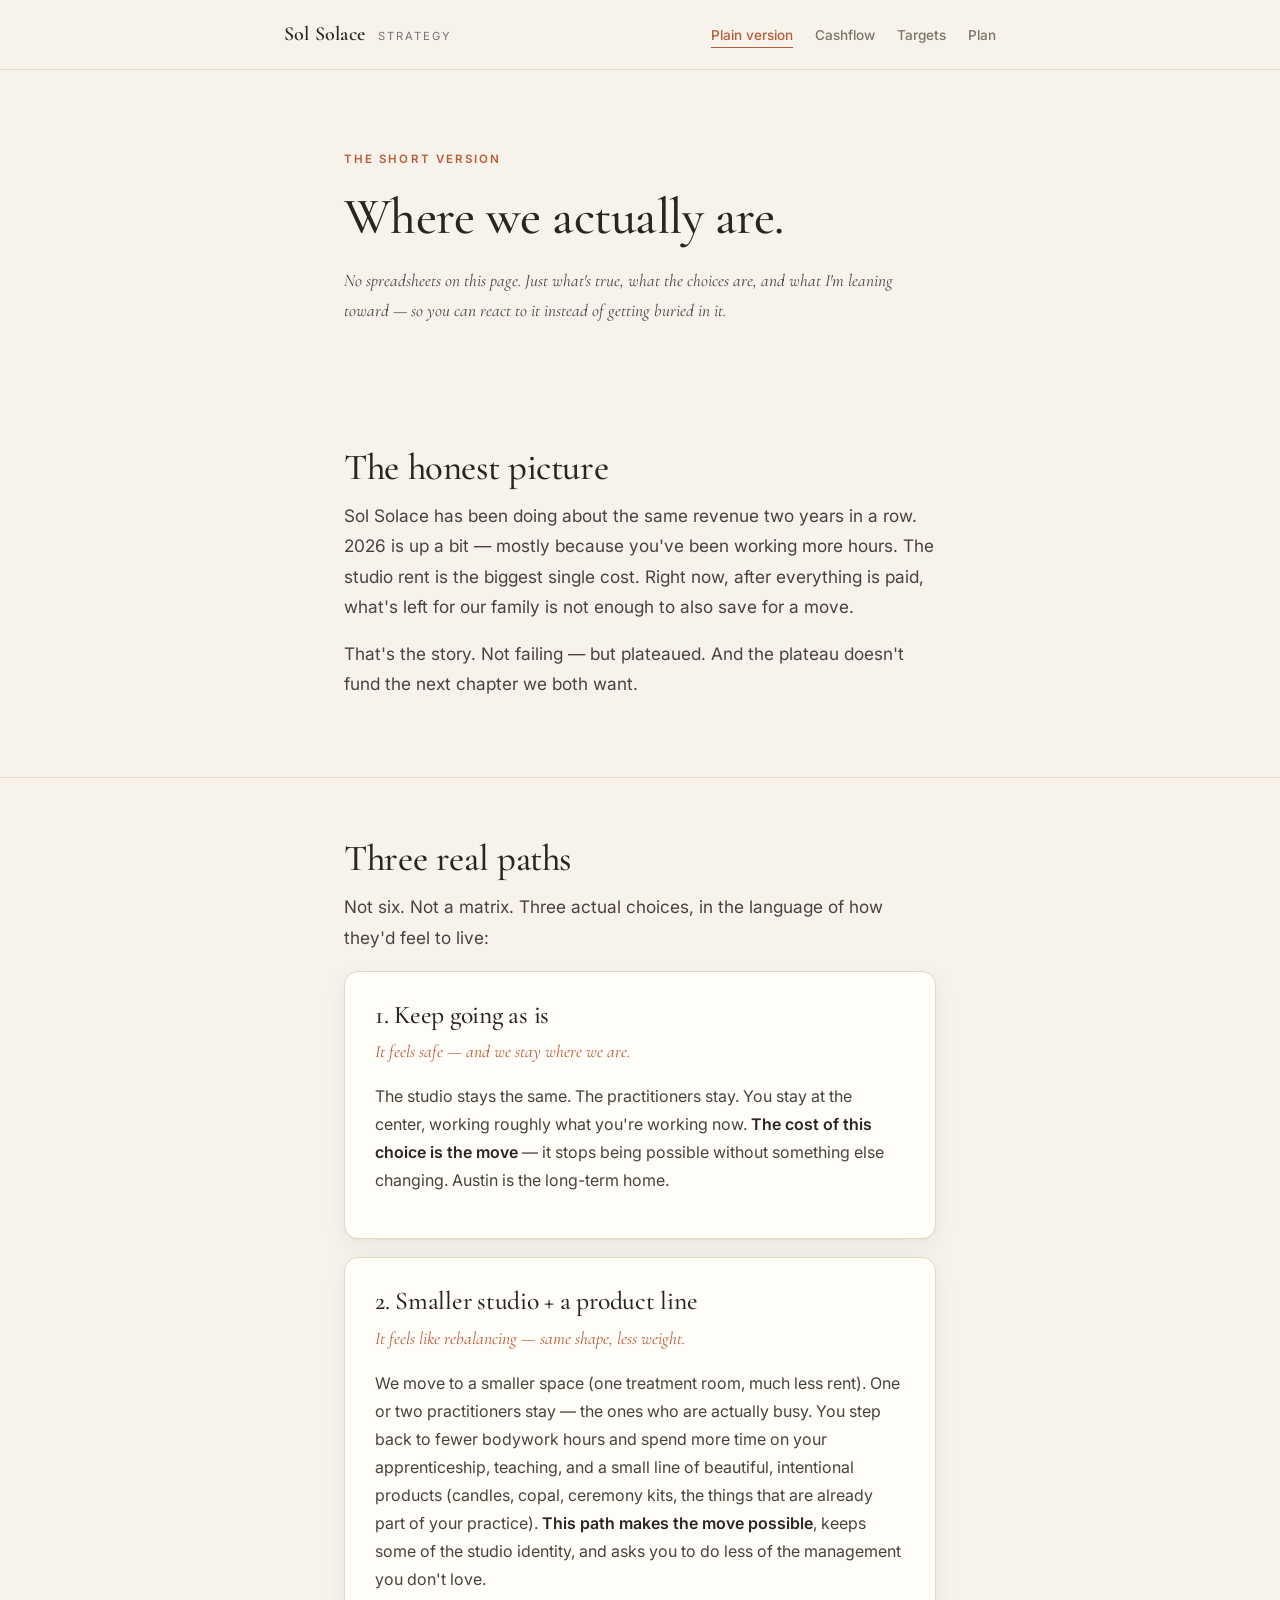
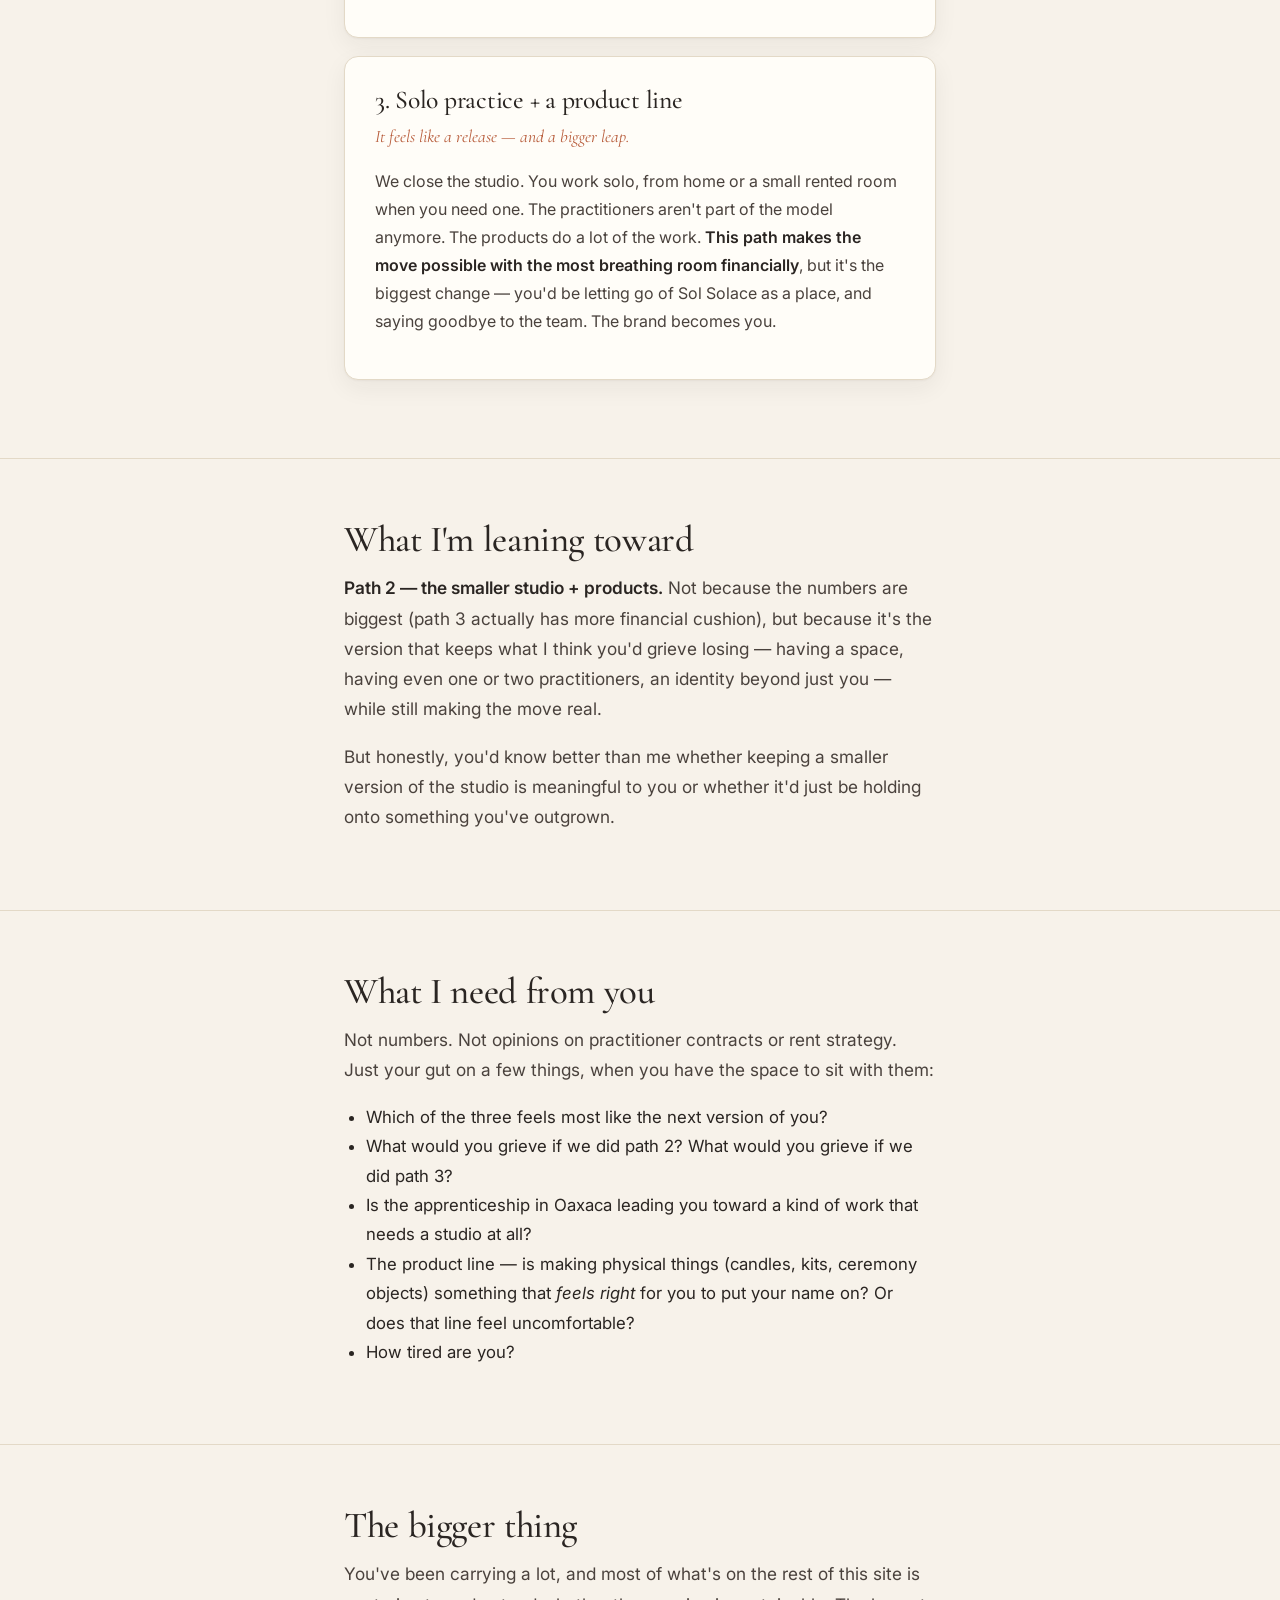
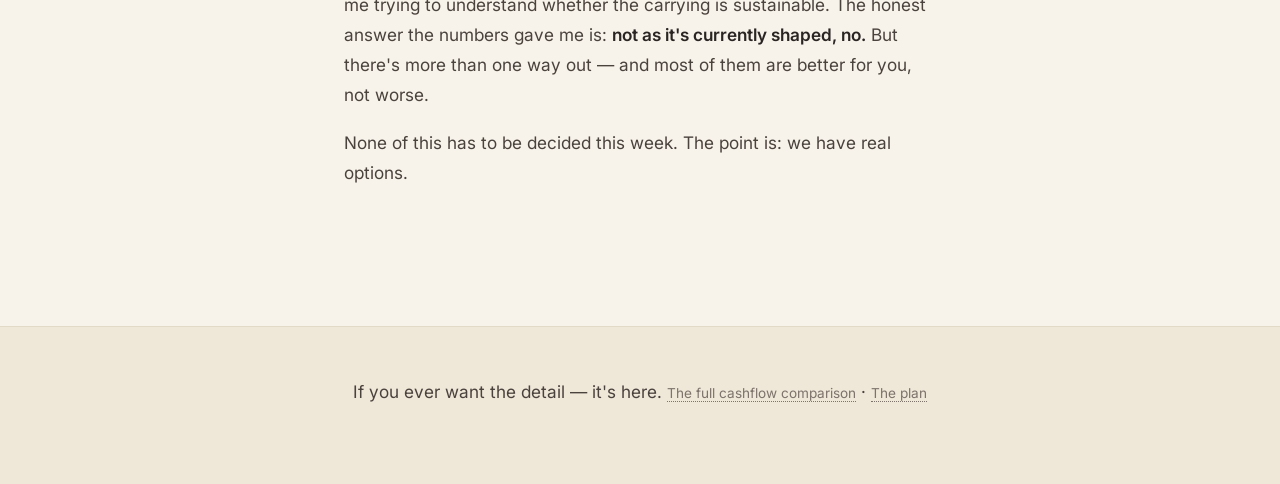
<file: for-monica.html>
<!doctype html>
<html lang="en">
<head>
<meta charset="utf-8" />
<meta name="viewport" content="width=device-width,initial-scale=1" />
<title>Sol Solace — A plain-English read</title>
<meta name="description" content="The short version, without the spreadsheets." />
<meta name="robots" content="noindex, nofollow" />
<link rel="preconnect" href="https://fonts.googleapis.com">
<link rel="preconnect" href="https://fonts.gstatic.com" crossorigin>
<link href="https://fonts.googleapis.com/css2?family=Cormorant+Garamond:wght@400;500;600;700&family=Inter:wght@300;400;500;600;700&display=swap" rel="stylesheet">
<link rel="stylesheet" href="styles.css">
<style>
  .calm h1 { font-size: clamp(2.4rem, 5vw, 3.2rem); }
  .calm p { font-size: 1.08rem; line-height: 1.75; }
  .calm section { padding: 60px 0; }
  .path-soft {
    background: var(--paper);
    border: 1px solid var(--line);
    border-radius: 14px;
    padding: 28px 30px;
    margin: 18px 0;
    box-shadow: var(--shadow);
  }
  .path-soft h3 { font-size: 1.6rem; margin: 0 0 0.5rem; }
  .path-soft .feel {
    font-family: 'Cormorant Garamond', serif;
    font-style: italic;
    color: var(--terra);
    font-size: 1.1rem;
    margin-bottom: 1rem;
  }
  .path-soft p { font-size: 1rem; }
  .quiet-link { color: var(--muted); font-size: 0.85rem; border-bottom: 1px dotted var(--muted); }
</style>
</head>
<body class="calm">

<nav class="topnav">
  <div class="nav-row">
    <a href="index.html" class="nav-brand">Sol Solace <small>Strategy</small></a>
    <ul class="nav-links">
      <li><a href="for-monica.html" class="active">Plain version</a></li>
      <li><a href="cashflow.html">Cashflow</a></li>
      <li><a href="targets.html">Targets</a></li>
      <li><a href="plan.html">Plan</a></li>
    </ul>
  </div>
</nav>

<header class="hero">
  <div class="narrow">
    <div class="eyebrow">The short version</div>
    <h1>Where we actually are.</h1>
    <p class="lede">No spreadsheets on this page. Just what's true, what the choices are, and what I'm leaning toward — so you can react to it instead of getting buried in it.</p>
  </div>
</header>

<section>
  <div class="narrow">
    <h2>The honest picture</h2>
    <p>Sol Solace has been doing about the same revenue two years in a row. 2026 is up a bit — mostly because you've been working more hours. The studio rent is the biggest single cost. Right now, after everything is paid, what's left for our family is not enough to also save for a move.</p>
    <p>That's the story. Not failing — but plateaued. And the plateau doesn't fund the next chapter we both want.</p>
  </div>
</section>

<section>
  <div class="narrow">
    <h2>Three real paths</h2>
    <p>Not six. Not a matrix. Three actual choices, in the language of how they'd feel to live:</p>

    <div class="path-soft">
      <h3>1. Keep going as is</h3>
      <div class="feel">It feels safe — and we stay where we are.</div>
      <p>The studio stays the same. The practitioners stay. You stay at the center, working roughly what you're working now. <strong>The cost of this choice is the move</strong> — it stops being possible without something else changing. Austin is the long-term home.</p>
    </div>

    <div class="path-soft">
      <h3>2. Smaller studio + a product line</h3>
      <div class="feel">It feels like rebalancing — same shape, less weight.</div>
      <p>We move to a smaller space (one treatment room, much less rent). One or two practitioners stay — the ones who are actually busy. You step back to fewer bodywork hours and spend more time on your apprenticeship, teaching, and a small line of beautiful, intentional products (candles, copal, ceremony kits, the things that are already part of your practice). <strong>This path makes the move possible</strong>, keeps some of the studio identity, and asks you to do less of the management you don't love.</p>
    </div>

    <div class="path-soft">
      <h3>3. Solo practice + a product line</h3>
      <div class="feel">It feels like a release — and a bigger leap.</div>
      <p>We close the studio. You work solo, from home or a small rented room when you need one. The practitioners aren't part of the model anymore. The products do a lot of the work. <strong>This path makes the move possible with the most breathing room financially</strong>, but it's the biggest change — you'd be letting go of Sol Solace as a place, and saying goodbye to the team. The brand becomes you.</p>
    </div>

  </div>
</section>

<section>
  <div class="narrow">
    <h2>What I'm leaning toward</h2>
    <p><strong>Path 2 — the smaller studio + products.</strong> Not because the numbers are biggest (path 3 actually has more financial cushion), but because it's the version that keeps what I think you'd grieve losing — having a space, having even one or two practitioners, an identity beyond just you — while still making the move real.</p>
    <p>But honestly, you'd know better than me whether keeping a smaller version of the studio is meaningful to you or whether it'd just be holding onto something you've outgrown.</p>
  </div>
</section>

<section>
  <div class="narrow">
    <h2>What I need from you</h2>
    <p>Not numbers. Not opinions on practitioner contracts or rent strategy. Just your gut on a few things, when you have the space to sit with them:</p>
    <ul style="font-size: 1.05rem; line-height: 1.75; padding-left: 1.4rem;">
      <li>Which of the three feels most like the next version of you?</li>
      <li>What would you grieve if we did path 2? What would you grieve if we did path 3?</li>
      <li>Is the apprenticeship in Oaxaca leading you toward a kind of work that needs a studio at all?</li>
      <li>The product line — is making physical things (candles, kits, ceremony objects) something that <em>feels right</em> for you to put your name on? Or does that line feel uncomfortable?</li>
      <li>How tired are you?</li>
    </ul>
  </div>
</section>

<section>
  <div class="narrow">
    <h2>The bigger thing</h2>
    <p>You've been carrying a lot, and most of what's on the rest of this site is me trying to understand whether the carrying is sustainable. The honest answer the numbers gave me is: <strong>not as it's currently shaped, no.</strong> But there's more than one way out — and most of them are better for you, not worse.</p>
    <p>None of this has to be decided this week. The point is: we have real options.</p>
  </div>
</section>

<footer>
  <div class="narrow">
    <p>If you ever want the detail — it's here. <a href="cashflow.html" class="quiet-link">The full cashflow comparison</a> · <a href="plan.html" class="quiet-link">The plan</a></p>
  </div>
</footer>

</body>
</html>
</file>
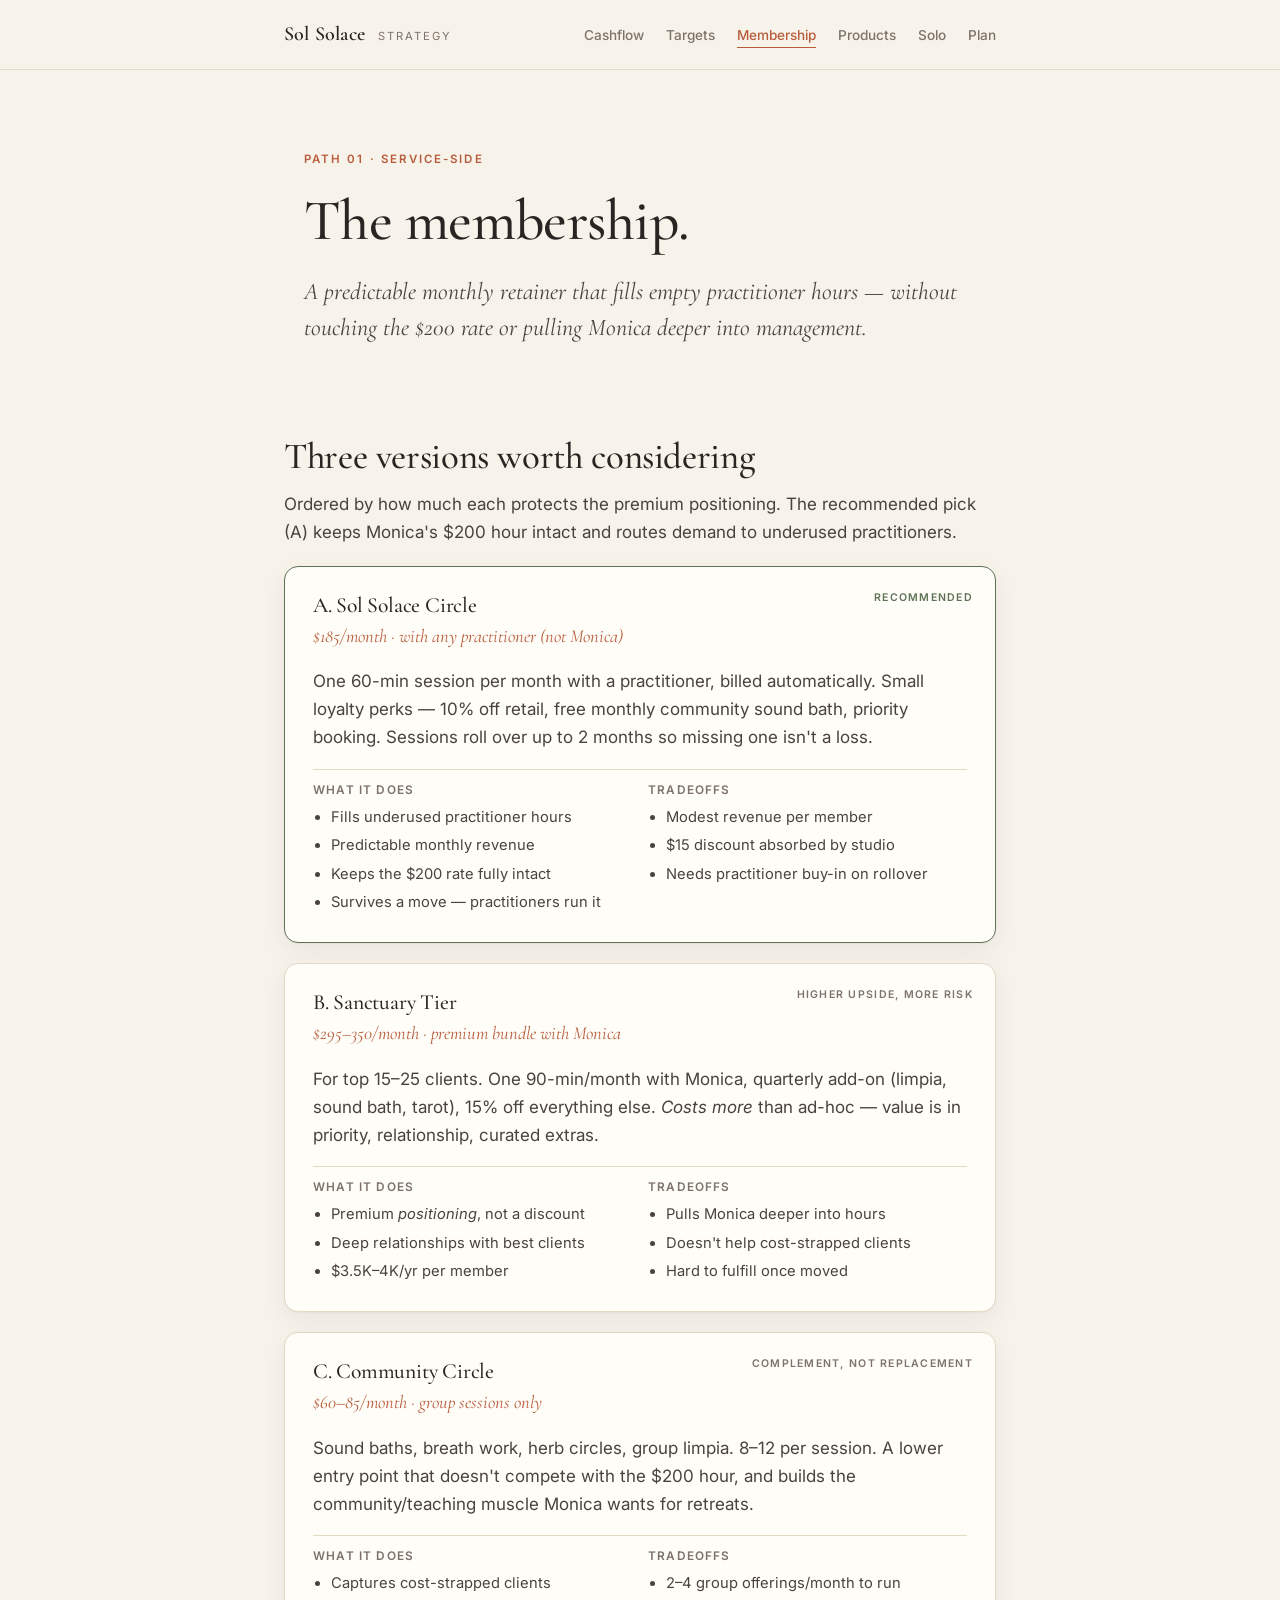
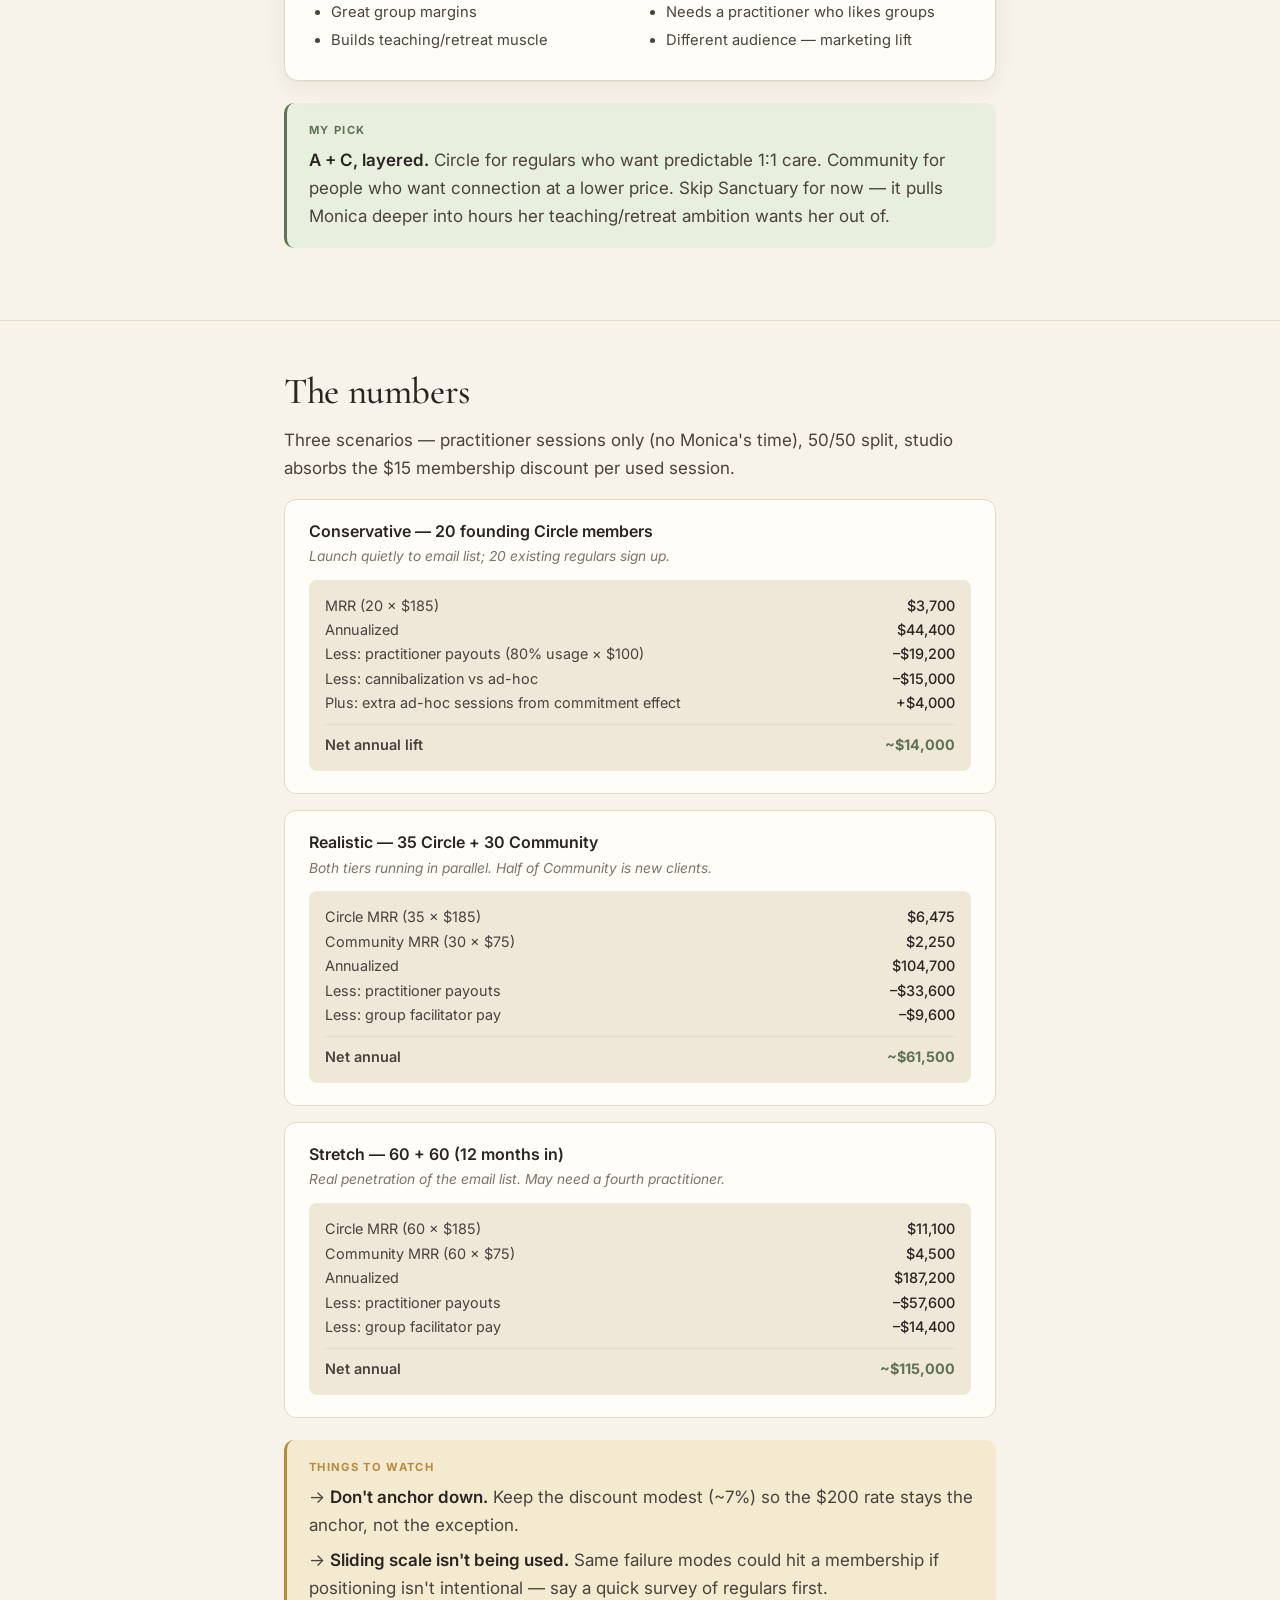
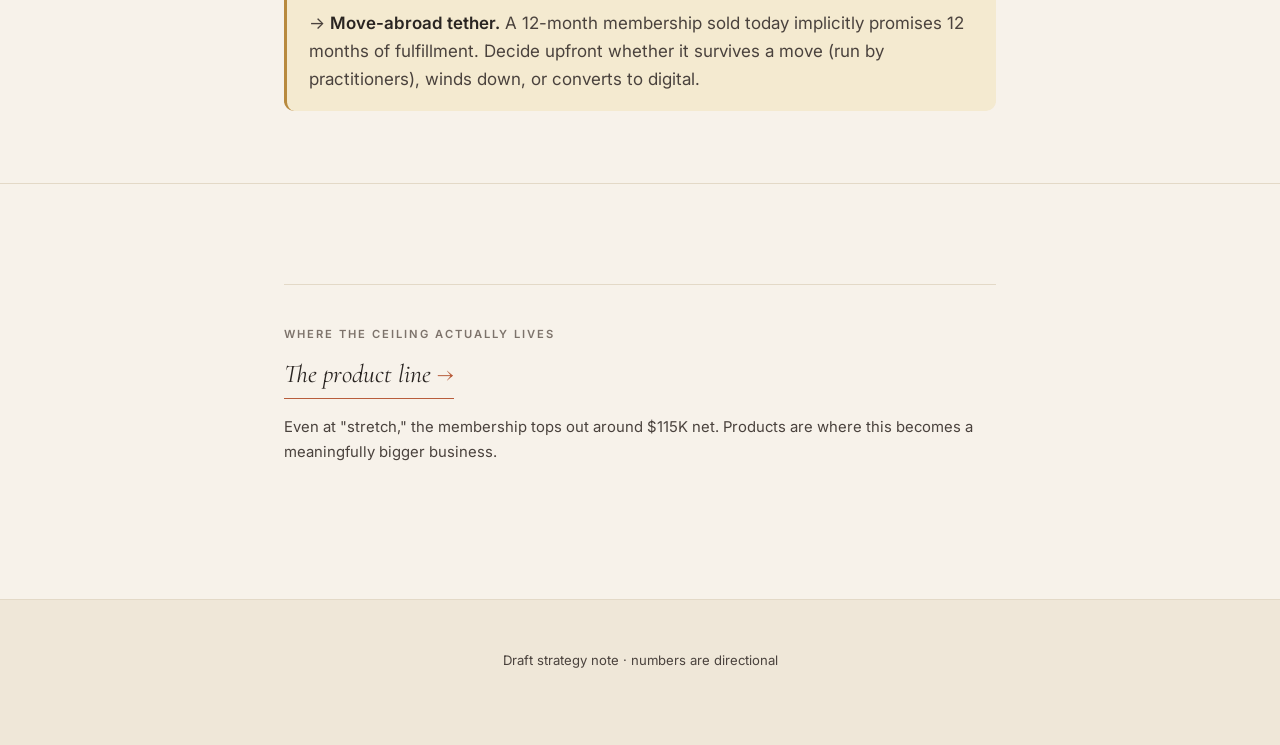
<file: membership.html>
<!doctype html>
<html lang="en">
<head>
<meta charset="utf-8" />
<meta name="viewport" content="width=device-width,initial-scale=1" />
<title>Sol Solace — The Membership</title>
<meta name="description" content="Three versions of a Sol Solace membership, with realistic numbers." />
<meta name="robots" content="noindex, nofollow" />
<link rel="preconnect" href="https://fonts.googleapis.com">
<link rel="preconnect" href="https://fonts.gstatic.com" crossorigin>
<link href="https://fonts.googleapis.com/css2?family=Cormorant+Garamond:wght@400;500;600;700&family=Inter:wght@300;400;500;600;700&display=swap" rel="stylesheet">
<link rel="stylesheet" href="styles.css">
</head>
<body>

<nav class="topnav">
  <div class="nav-row">
    <a href="index.html" class="nav-brand">Sol Solace <small>Strategy</small></a>
    <ul class="nav-links">
      <li><a href="cashflow.html">Cashflow</a></li>
      <li><a href="targets.html">Targets</a></li>
      <li><a href="membership.html" class="active">Membership</a></li>
      <li><a href="products.html">Products</a></li>
      <li><a href="solo.html">Solo</a></li>
      <li><a href="plan.html">Plan</a></li>
    </ul>
  </div>
</nav>

<header class="hero">
  <div class="wrap">
    <div class="eyebrow">Path 01 · Service-side</div>
    <h1>The membership.</h1>
    <p class="lede">A predictable monthly retainer that fills empty practitioner hours — without touching the $200 rate or pulling Monica deeper into management.</p>
  </div>
</header>

<section style="padding-top: 30px;">
  <div class="wrap">

    <h2>Three versions worth considering</h2>
    <p>Ordered by how much each protects the premium positioning. The recommended pick (A) keeps Monica's $200 hour intact and routes demand to underused practitioners.</p>

    <div class="model recommended">
      <span class="tag">Recommended</span>
      <h3>A. Sol Solace Circle</h3>
      <div class="price">$185/month · with any practitioner (not Monica)</div>
      <p>One 60-min session per month with a practitioner, billed automatically. Small loyalty perks — 10% off retail, free monthly community sound bath, priority booking. Sessions roll over up to 2 months so missing one isn't a loss.</p>
      <div class="row">
        <div class="col">
          <h4>What it does</h4>
          <ul>
            <li>Fills underused practitioner hours</li>
            <li>Predictable monthly revenue</li>
            <li>Keeps the $200 rate fully intact</li>
            <li>Survives a move — practitioners run it</li>
          </ul>
        </div>
        <div class="col">
          <h4>Tradeoffs</h4>
          <ul>
            <li>Modest revenue per member</li>
            <li>$15 discount absorbed by studio</li>
            <li>Needs practitioner buy-in on rollover</li>
          </ul>
        </div>
      </div>
    </div>

    <div class="model">
      <span class="tag">Higher upside, more risk</span>
      <h3>B. Sanctuary Tier</h3>
      <div class="price">$295–350/month · premium bundle with Monica</div>
      <p>For top 15–25 clients. One 90-min/month with Monica, quarterly add-on (limpia, sound bath, tarot), 15% off everything else. <em>Costs more</em> than ad-hoc — value is in priority, relationship, curated extras.</p>
      <div class="row">
        <div class="col">
          <h4>What it does</h4>
          <ul>
            <li>Premium <em>positioning</em>, not a discount</li>
            <li>Deep relationships with best clients</li>
            <li>$3.5K–4K/yr per member</li>
          </ul>
        </div>
        <div class="col">
          <h4>Tradeoffs</h4>
          <ul>
            <li>Pulls Monica deeper into hours</li>
            <li>Doesn't help cost-strapped clients</li>
            <li>Hard to fulfill once moved</li>
          </ul>
        </div>
      </div>
    </div>

    <div class="model">
      <span class="tag">Complement, not replacement</span>
      <h3>C. Community Circle</h3>
      <div class="price">$60–85/month · group sessions only</div>
      <p>Sound baths, breath work, herb circles, group limpia. 8–12 per session. A lower entry point that doesn't compete with the $200 hour, and builds the community/teaching muscle Monica wants for retreats.</p>
      <div class="row">
        <div class="col">
          <h4>What it does</h4>
          <ul>
            <li>Captures cost-strapped clients</li>
            <li>Great group margins</li>
            <li>Builds teaching/retreat muscle</li>
          </ul>
        </div>
        <div class="col">
          <h4>Tradeoffs</h4>
          <ul>
            <li>2–4 group offerings/month to run</li>
            <li>Needs a practitioner who likes groups</li>
            <li>Different audience — marketing lift</li>
          </ul>
        </div>
      </div>
    </div>

    <div class="callout good">
      <span class="label">My pick</span>
      <p style="margin: 0;"><strong>A + C, layered.</strong> Circle for regulars who want predictable 1:1 care. Community for people who want connection at a lower price. Skip Sanctuary for now — it pulls Monica deeper into hours her teaching/retreat ambition wants her out of.</p>
    </div>

  </div>
</section>

<section>
  <div class="wrap">

    <h2>The numbers</h2>
    <p>Three scenarios — practitioner sessions only (no Monica's time), 50/50 split, studio absorbs the $15 membership discount per used session.</p>

    <div class="scenario">
      <h4>Conservative — 20 founding Circle members</h4>
      <div class="scenario-note">Launch quietly to email list; 20 existing regulars sign up.</div>
      <div class="math">
        <div class="line"><span>MRR (20 × $185)</span><span class="val">$3,700</span></div>
        <div class="line"><span>Annualized</span><span class="val">$44,400</span></div>
        <div class="line"><span>Less: practitioner payouts (80% usage × $100)</span><span class="val">–$19,200</span></div>
        <div class="line"><span>Less: cannibalization vs ad-hoc</span><span class="val">–$15,000</span></div>
        <div class="line"><span>Plus: extra ad-hoc sessions from commitment effect</span><span class="val">+$4,000</span></div>
        <div class="line total"><span>Net annual lift</span><span class="val">~$14,000</span></div>
      </div>
    </div>

    <div class="scenario">
      <h4>Realistic — 35 Circle + 30 Community</h4>
      <div class="scenario-note">Both tiers running in parallel. Half of Community is new clients.</div>
      <div class="math">
        <div class="line"><span>Circle MRR (35 × $185)</span><span class="val">$6,475</span></div>
        <div class="line"><span>Community MRR (30 × $75)</span><span class="val">$2,250</span></div>
        <div class="line"><span>Annualized</span><span class="val">$104,700</span></div>
        <div class="line"><span>Less: practitioner payouts</span><span class="val">–$33,600</span></div>
        <div class="line"><span>Less: group facilitator pay</span><span class="val">–$9,600</span></div>
        <div class="line total"><span>Net annual</span><span class="val">~$61,500</span></div>
      </div>
    </div>

    <div class="scenario">
      <h4>Stretch — 60 + 60 (12 months in)</h4>
      <div class="scenario-note">Real penetration of the email list. May need a fourth practitioner.</div>
      <div class="math">
        <div class="line"><span>Circle MRR (60 × $185)</span><span class="val">$11,100</span></div>
        <div class="line"><span>Community MRR (60 × $75)</span><span class="val">$4,500</span></div>
        <div class="line"><span>Annualized</span><span class="val">$187,200</span></div>
        <div class="line"><span>Less: practitioner payouts</span><span class="val">–$57,600</span></div>
        <div class="line"><span>Less: group facilitator pay</span><span class="val">–$14,400</span></div>
        <div class="line total"><span>Net annual</span><span class="val">~$115,000</span></div>
      </div>
    </div>

    <div class="callout note">
      <span class="label">Things to watch</span>
      <p style="margin: 0 0 0.4em;">→ <strong>Don't anchor down.</strong> Keep the discount modest (~7%) so the $200 rate stays the anchor, not the exception.</p>
      <p style="margin: 0 0 0.4em;">→ <strong>Sliding scale isn't being used.</strong> Same failure modes could hit a membership if positioning isn't intentional — say a quick survey of regulars first.</p>
      <p style="margin: 0;">→ <strong>Move-abroad tether.</strong> A 12-month membership sold today implicitly promises 12 months of fulfillment. Decide upfront whether it survives a move (run by practitioners), winds down, or converts to digital.</p>
    </div>

  </div>
</section>

<section>
  <div class="wrap">
    <div class="next-up">
      <div class="next-lbl">Where the ceiling actually lives</div>
      <a href="products.html">The product line</a>
      <p style="margin-top: 1rem; font-size: 0.93rem;">Even at "stretch," the membership tops out around $115K net. Products are where this becomes a meaningfully bigger business.</p>
    </div>
  </div>
</section>

<footer>
  <div class="narrow">
    <p>Draft strategy note · numbers are directional</p>
  </div>
</footer>

</body>
</html>
</file>
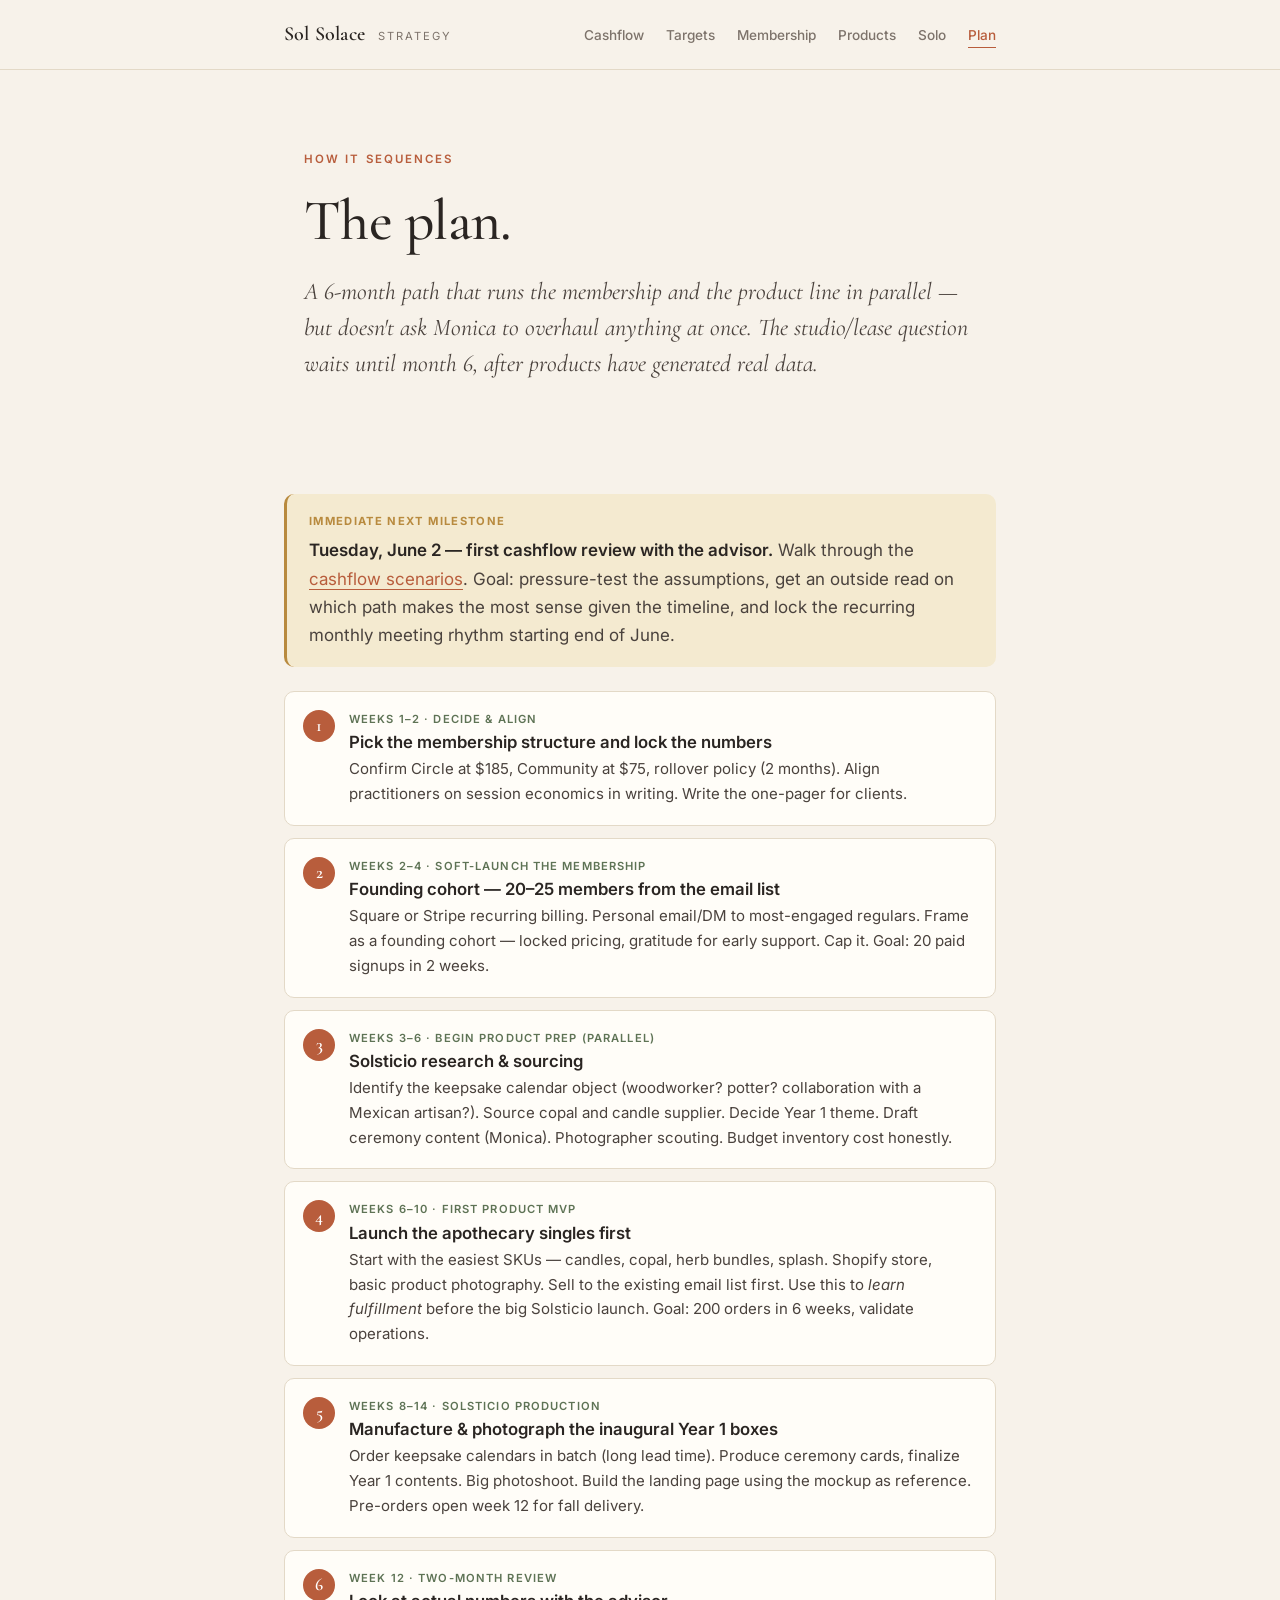
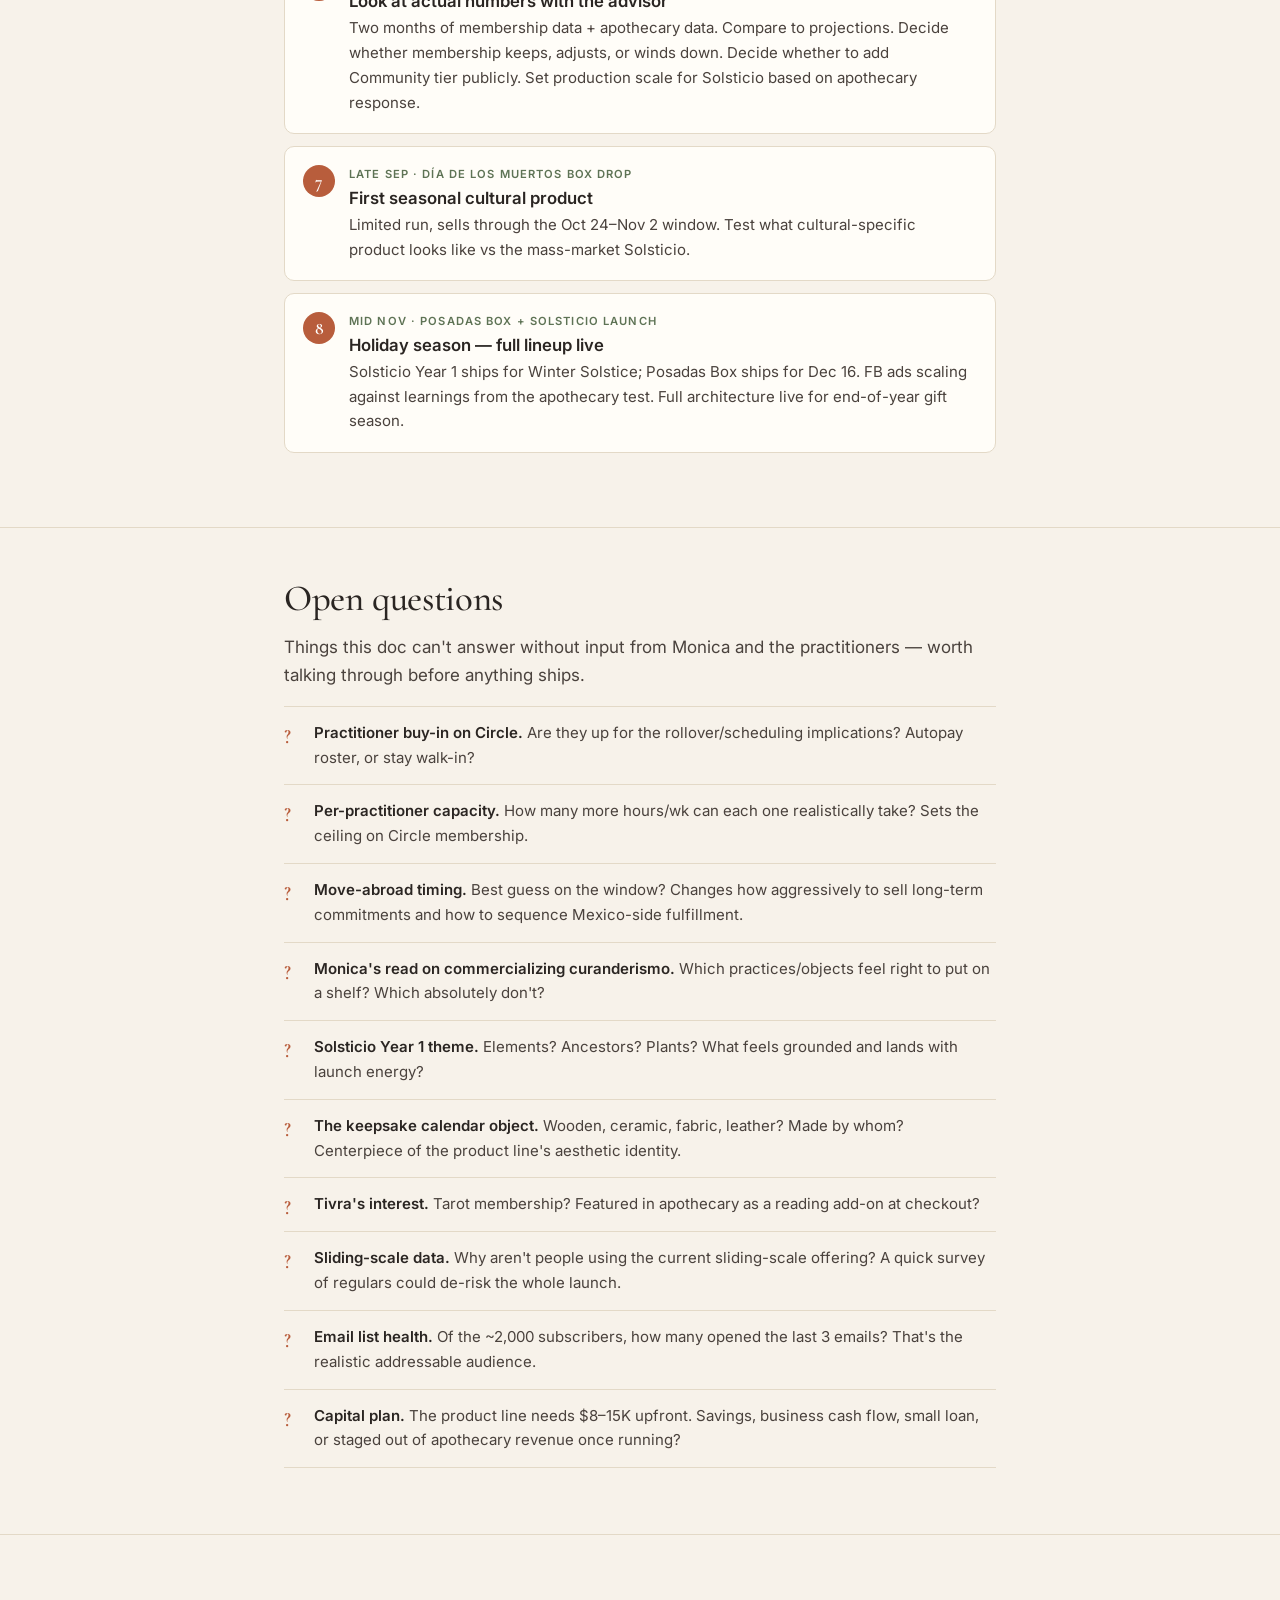
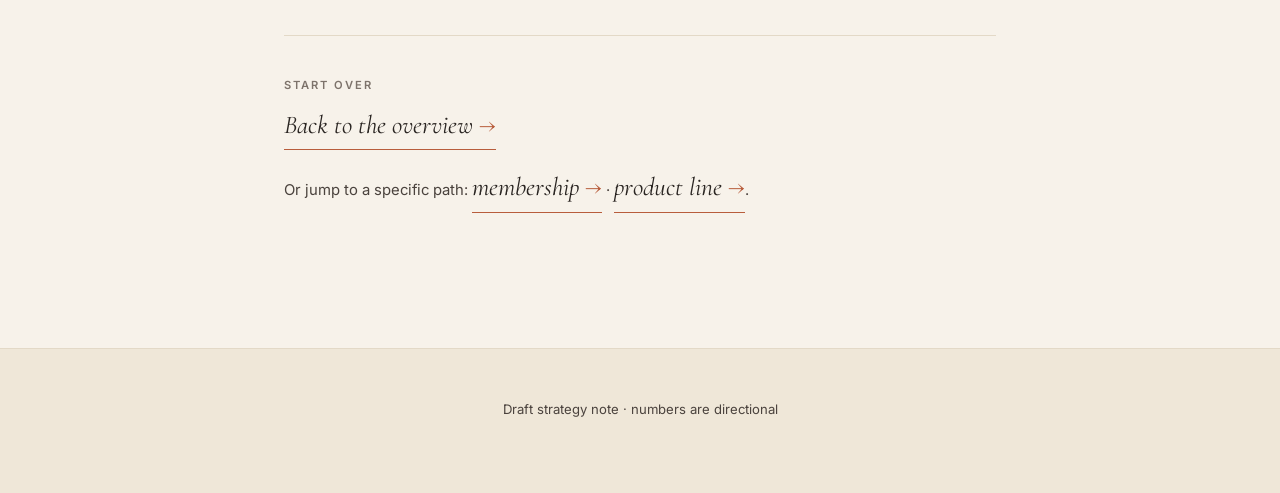
<file: plan.html>
<!doctype html>
<html lang="en">
<head>
<meta charset="utf-8" />
<meta name="viewport" content="width=device-width,initial-scale=1" />
<title>Sol Solace — The Plan</title>
<meta name="description" content="A 6-month sequenced path for the membership and product line." />
<meta name="robots" content="noindex, nofollow" />
<link rel="preconnect" href="https://fonts.googleapis.com">
<link rel="preconnect" href="https://fonts.gstatic.com" crossorigin>
<link href="https://fonts.googleapis.com/css2?family=Cormorant+Garamond:wght@400;500;600;700&family=Inter:wght@300;400;500;600;700&display=swap" rel="stylesheet">
<link rel="stylesheet" href="styles.css">
</head>
<body>

<nav class="topnav">
  <div class="nav-row">
    <a href="index.html" class="nav-brand">Sol Solace <small>Strategy</small></a>
    <ul class="nav-links">
      <li><a href="cashflow.html">Cashflow</a></li>
      <li><a href="targets.html">Targets</a></li>
      <li><a href="membership.html">Membership</a></li>
      <li><a href="products.html">Products</a></li>
      <li><a href="solo.html">Solo</a></li>
      <li><a href="plan.html" class="active">Plan</a></li>
    </ul>
  </div>
</nav>

<header class="hero">
  <div class="wrap">
    <div class="eyebrow">How it sequences</div>
    <h1>The plan.</h1>
    <p class="lede">A 6-month path that runs the membership and the product line in parallel — but doesn't ask Monica to overhaul anything at once. The studio/lease question waits until month 6, after products have generated real data.</p>
  </div>
</header>

<section style="padding-top: 30px;">
  <div class="wrap">

    <div class="callout note">
      <span class="label">Immediate next milestone</span>
      <p style="margin: 0;"><strong>Tuesday, June 2 — first cashflow review with the advisor.</strong> Walk through the <a href="cashflow.html" style="border-bottom: 1px solid var(--terra);">cashflow scenarios</a>. Goal: pressure-test the assumptions, get an outside read on which path makes the most sense given the timeline, and lock the recurring monthly meeting rhythm starting end of June.</p>
    </div>

    <ol class="steps">
      <li>
        <div class="when">Weeks 1–2 · Decide &amp; align</div>
        <h4>Pick the membership structure and lock the numbers</h4>
        <p>Confirm Circle at $185, Community at $75, rollover policy (2 months). Align practitioners on session economics in writing. Write the one-pager for clients.</p>
      </li>
      <li>
        <div class="when">Weeks 2–4 · Soft-launch the membership</div>
        <h4>Founding cohort — 20–25 members from the email list</h4>
        <p>Square or Stripe recurring billing. Personal email/DM to most-engaged regulars. Frame as a founding cohort — locked pricing, gratitude for early support. Cap it. Goal: 20 paid signups in 2 weeks.</p>
      </li>
      <li>
        <div class="when">Weeks 3–6 · Begin product prep (parallel)</div>
        <h4>Solsticio research &amp; sourcing</h4>
        <p>Identify the keepsake calendar object (woodworker? potter? collaboration with a Mexican artisan?). Source copal and candle supplier. Decide Year 1 theme. Draft ceremony content (Monica). Photographer scouting. Budget inventory cost honestly.</p>
      </li>
      <li>
        <div class="when">Weeks 6–10 · First product MVP</div>
        <h4>Launch the apothecary singles first</h4>
        <p>Start with the easiest SKUs — candles, copal, herb bundles, splash. Shopify store, basic product photography. Sell to the existing email list first. Use this to <em>learn fulfillment</em> before the big Solsticio launch. Goal: 200 orders in 6 weeks, validate operations.</p>
      </li>
      <li>
        <div class="when">Weeks 8–14 · Solsticio production</div>
        <h4>Manufacture &amp; photograph the inaugural Year 1 boxes</h4>
        <p>Order keepsake calendars in batch (long lead time). Produce ceremony cards, finalize Year 1 contents. Big photoshoot. Build the landing page using the mockup as reference. Pre-orders open week 12 for fall delivery.</p>
      </li>
      <li>
        <div class="when">Week 12 · Two-month review</div>
        <h4>Look at actual numbers with the advisor</h4>
        <p>Two months of membership data + apothecary data. Compare to projections. Decide whether membership keeps, adjusts, or winds down. Decide whether to add Community tier publicly. Set production scale for Solsticio based on apothecary response.</p>
      </li>
      <li>
        <div class="when">Late Sep · Día de los Muertos box drop</div>
        <h4>First seasonal cultural product</h4>
        <p>Limited run, sells through the Oct 24–Nov 2 window. Test what cultural-specific product looks like vs the mass-market Solsticio.</p>
      </li>
      <li>
        <div class="when">Mid Nov · Posadas Box + Solsticio launch</div>
        <h4>Holiday season — full lineup live</h4>
        <p>Solsticio Year 1 ships for Winter Solstice; Posadas Box ships for Dec 16. FB ads scaling against learnings from the apothecary test. Full architecture live for end-of-year gift season.</p>
      </li>
    </ol>

  </div>
</section>

<section>
  <div class="wrap">

    <h2>Open questions</h2>
    <p>Things this doc can't answer without input from Monica and the practitioners — worth talking through before anything ships.</p>

    <ul class="qlist">
      <li><strong>Practitioner buy-in on Circle.</strong> Are they up for the rollover/scheduling implications? Autopay roster, or stay walk-in?</li>
      <li><strong>Per-practitioner capacity.</strong> How many more hours/wk can each one realistically take? Sets the ceiling on Circle membership.</li>
      <li><strong>Move-abroad timing.</strong> Best guess on the window? Changes how aggressively to sell long-term commitments and how to sequence Mexico-side fulfillment.</li>
      <li><strong>Monica's read on commercializing curanderismo.</strong> Which practices/objects feel right to put on a shelf? Which absolutely don't?</li>
      <li><strong>Solsticio Year 1 theme.</strong> Elements? Ancestors? Plants? What feels grounded and lands with launch energy?</li>
      <li><strong>The keepsake calendar object.</strong> Wooden, ceramic, fabric, leather? Made by whom? Centerpiece of the product line's aesthetic identity.</li>
      <li><strong>Tivra's interest.</strong> Tarot membership? Featured in apothecary as a reading add-on at checkout?</li>
      <li><strong>Sliding-scale data.</strong> Why aren't people using the current sliding-scale offering? A quick survey of regulars could de-risk the whole launch.</li>
      <li><strong>Email list health.</strong> Of the ~2,000 subscribers, how many opened the last 3 emails? That's the realistic addressable audience.</li>
      <li><strong>Capital plan.</strong> The product line needs $8–15K upfront. Savings, business cash flow, small loan, or staged out of apothecary revenue once running?</li>
    </ul>

  </div>
</section>

<section>
  <div class="wrap">
    <div class="next-up">
      <div class="next-lbl">Start over</div>
      <a href="index.html">Back to the overview</a>
      <p style="margin-top: 1rem; font-size: 0.93rem;">Or jump to a specific path: <a href="membership.html" style="border-bottom: 1px solid var(--terra);">membership</a> · <a href="products.html" style="border-bottom: 1px solid var(--terra);">product line</a>.</p>
    </div>
  </div>
</section>

<footer>
  <div class="narrow">
    <p>Draft strategy note · numbers are directional</p>
  </div>
</footer>

</body>
</html>
</file>
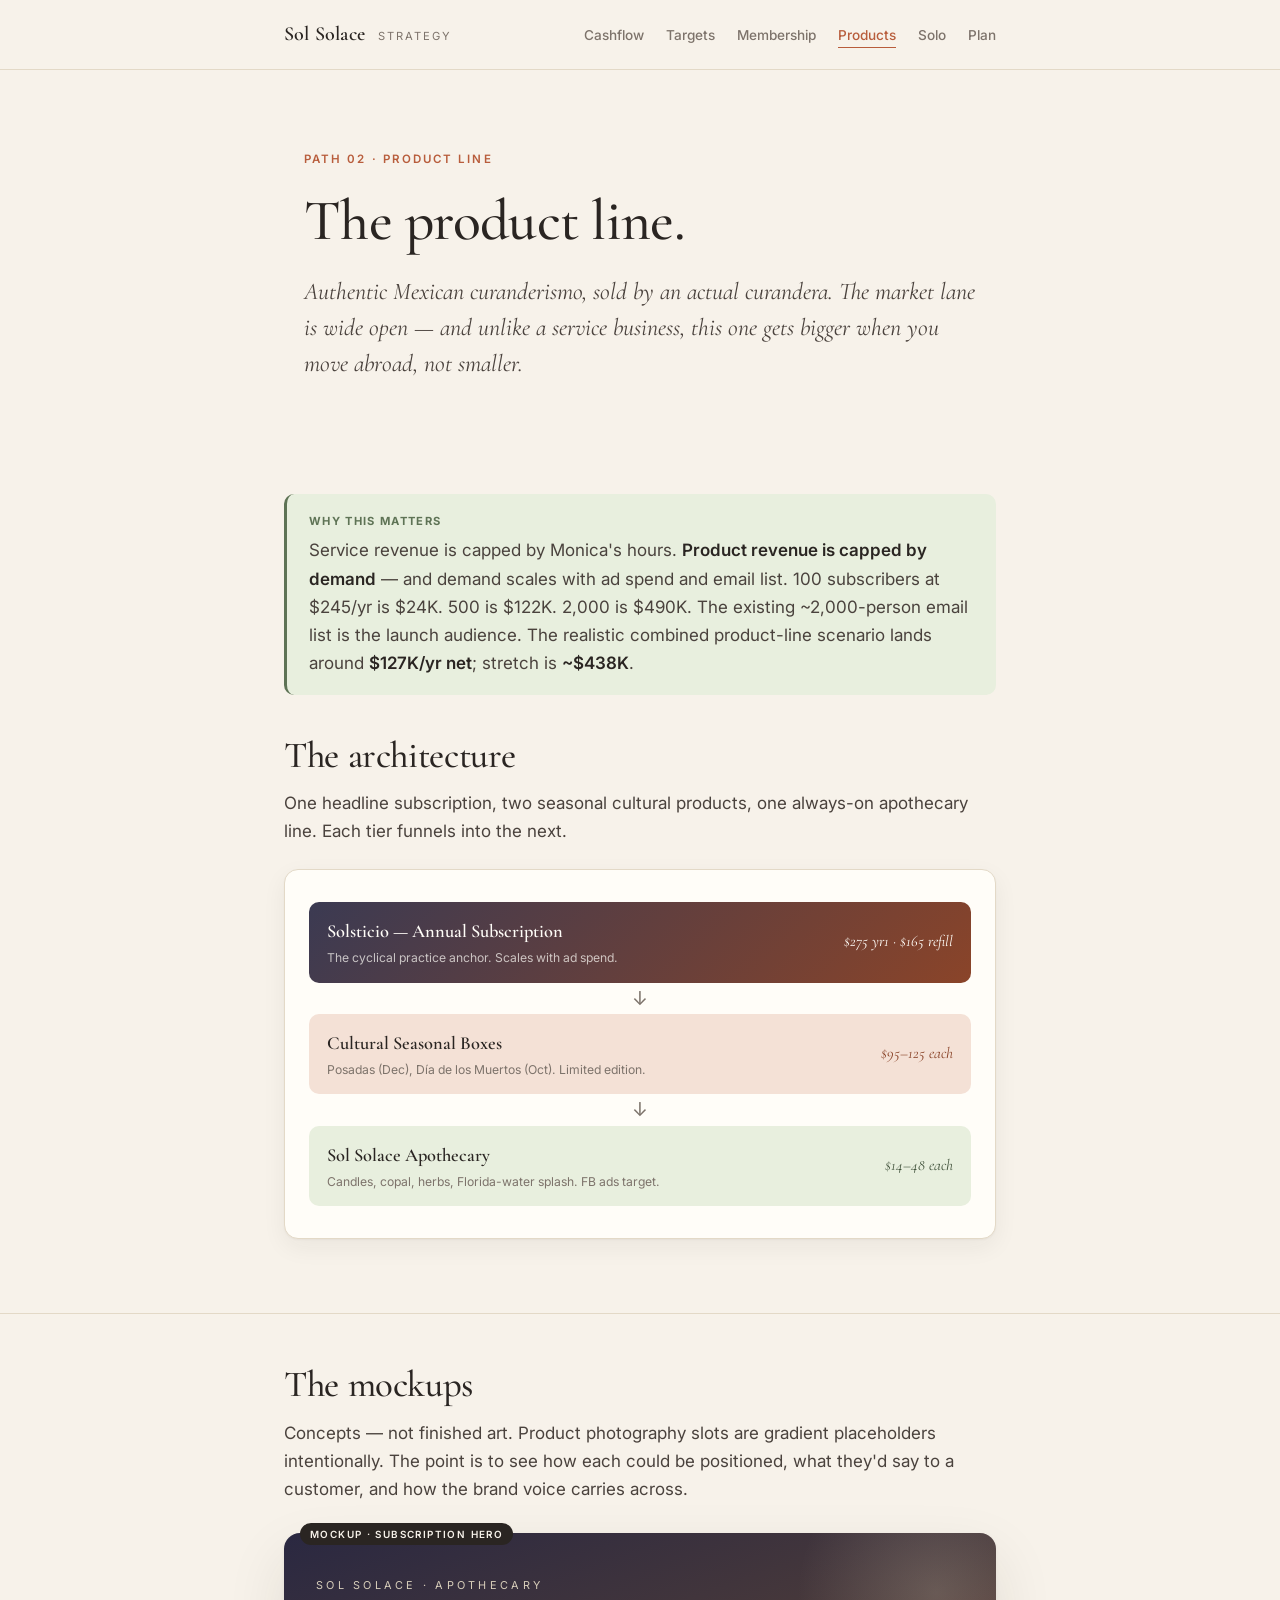
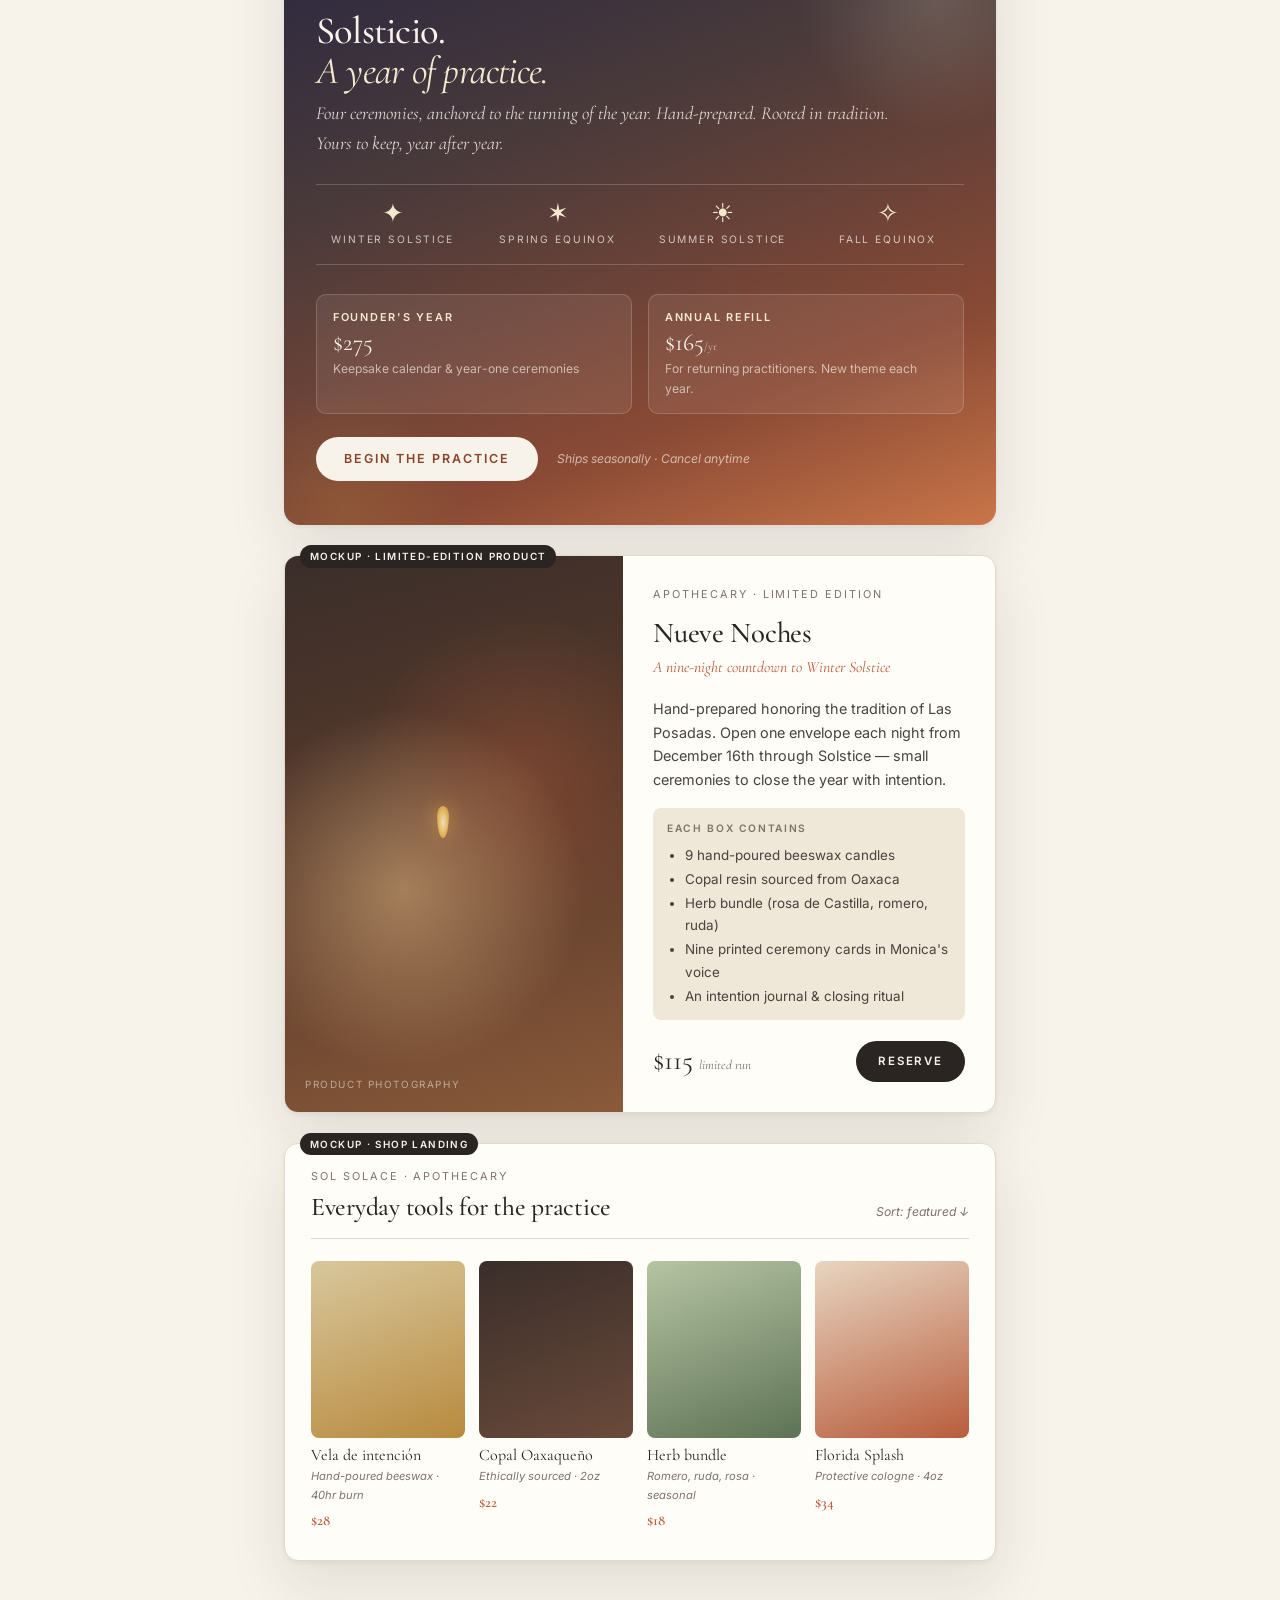
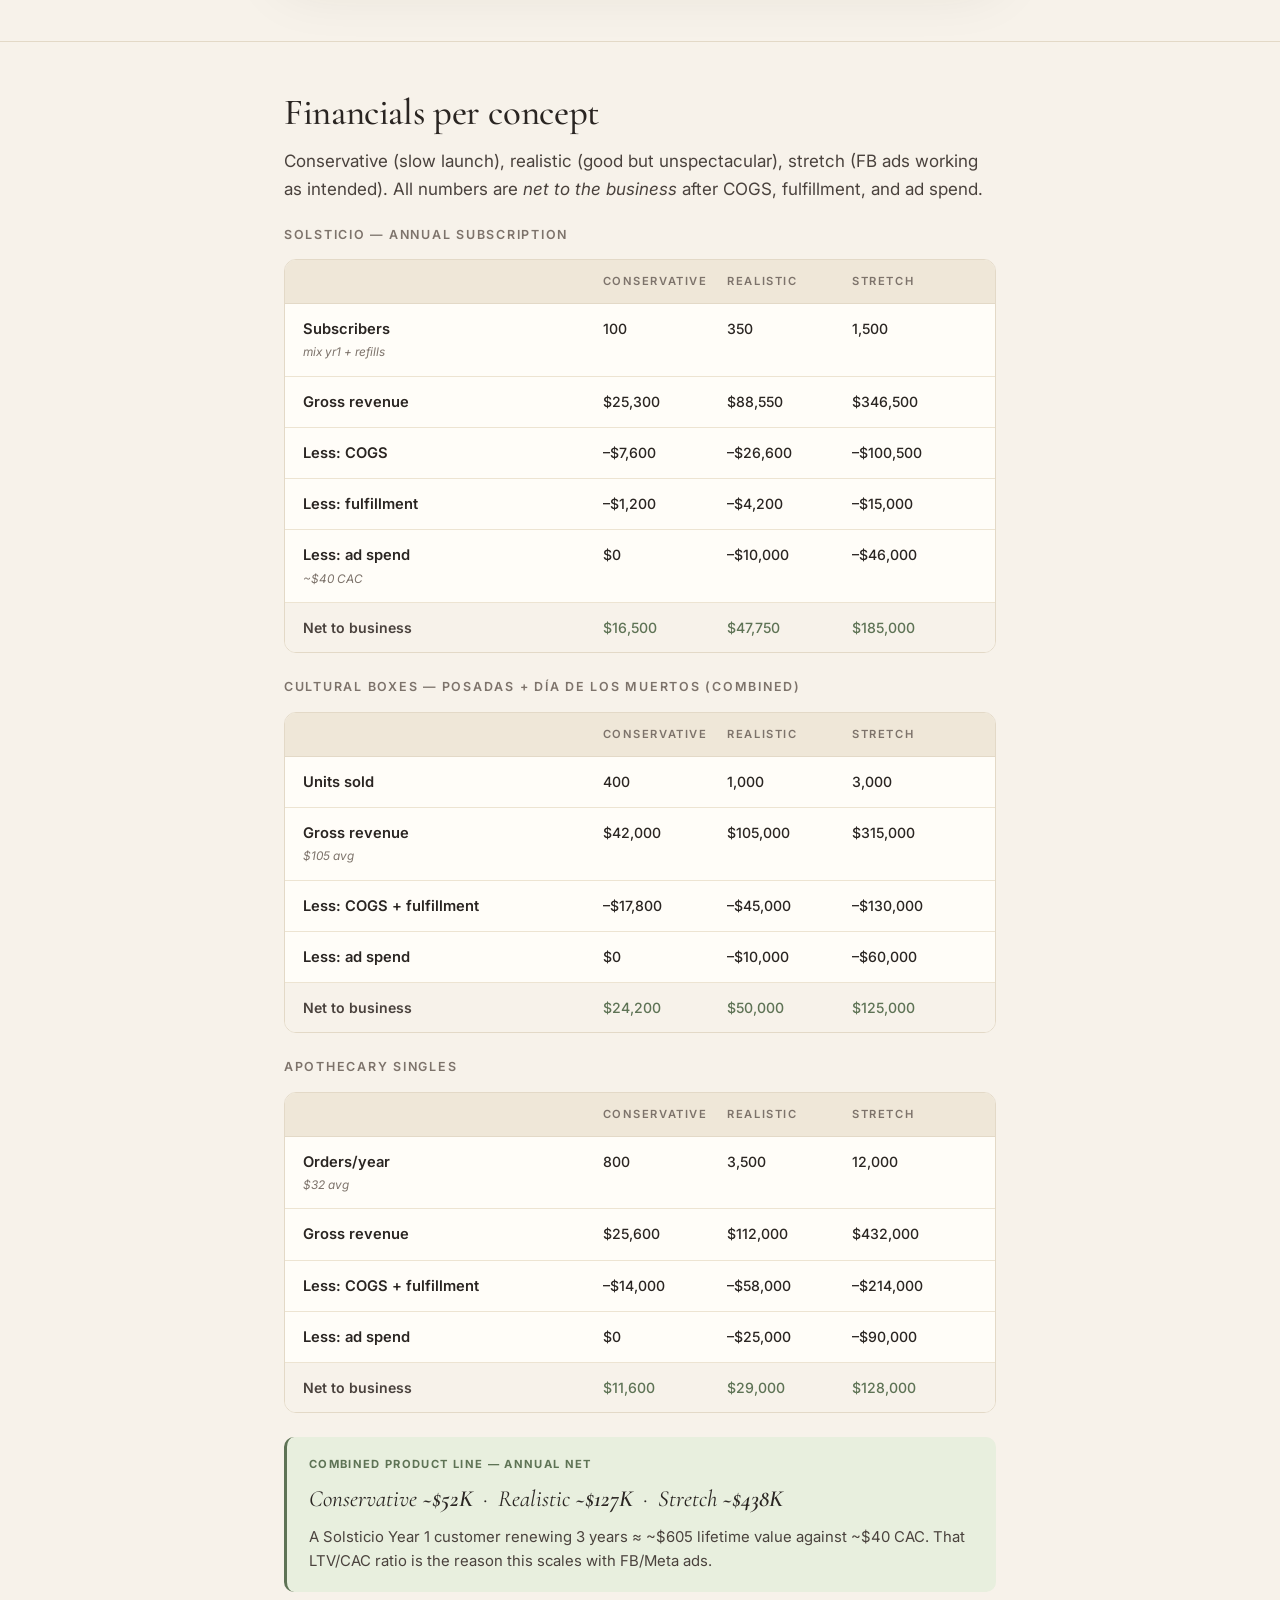
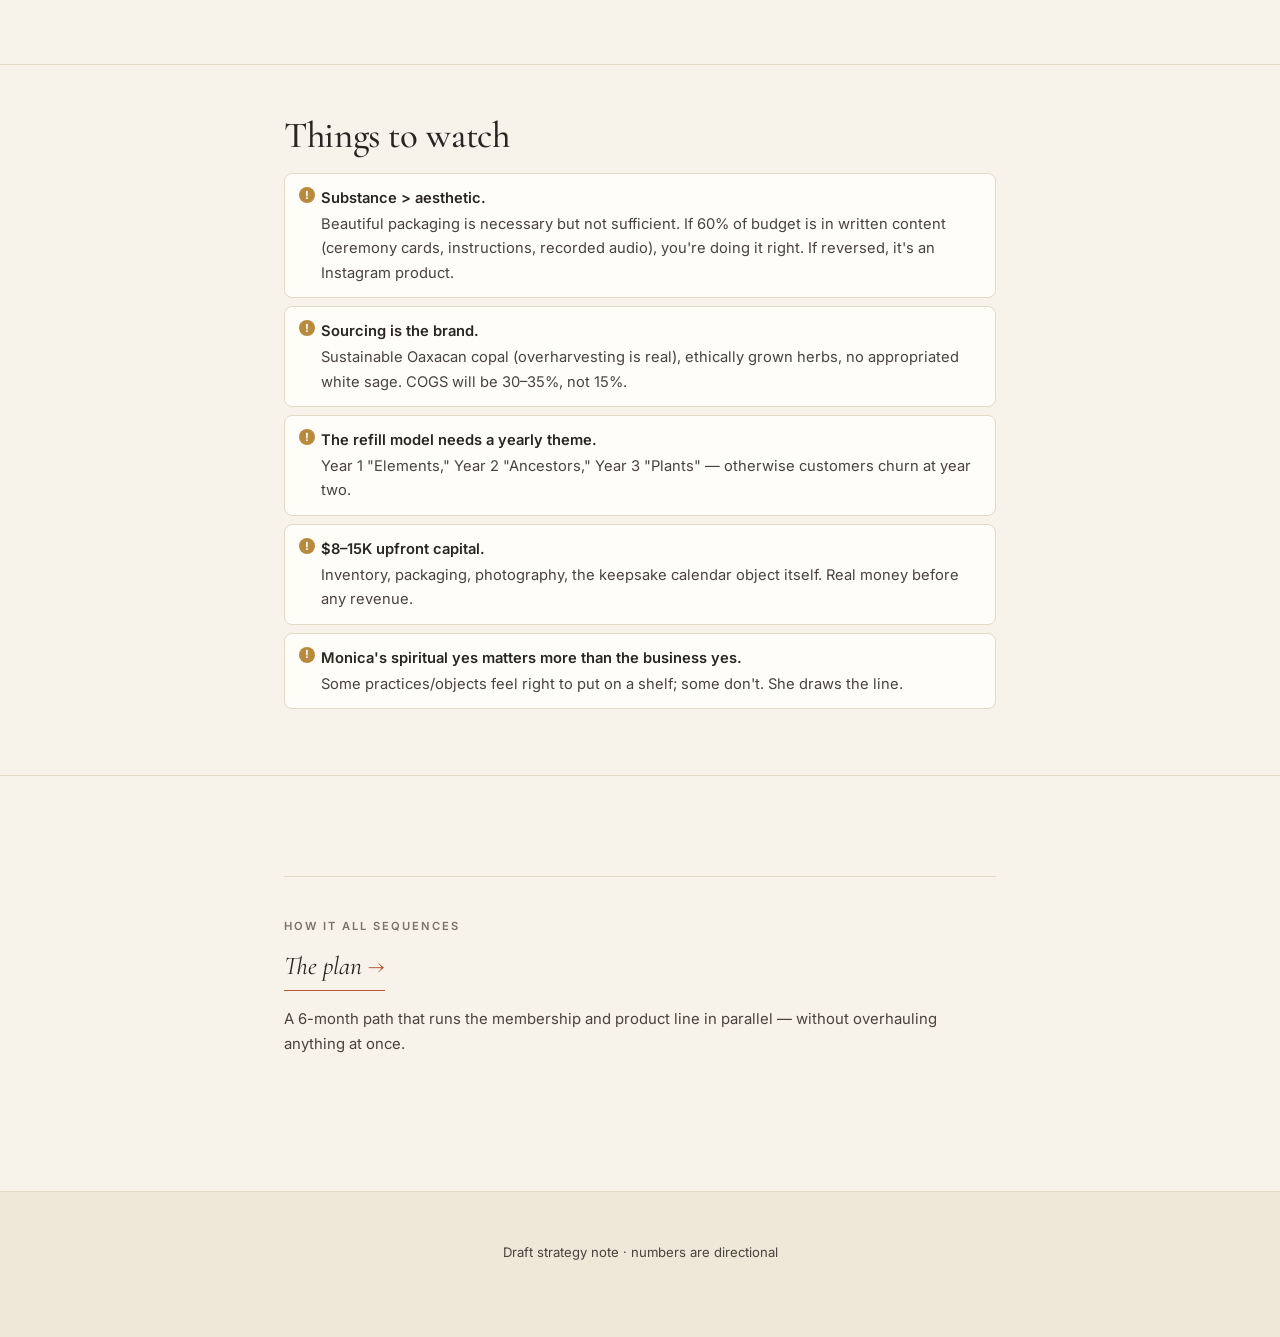
<file: products.html>
<!doctype html>
<html lang="en">
<head>
<meta charset="utf-8" />
<meta name="viewport" content="width=device-width,initial-scale=1" />
<title>Sol Solace — The Product Line</title>
<meta name="description" content="A curanderismo-rooted product line — concepts, mockups, and per-concept financials." />
<meta name="robots" content="noindex, nofollow" />
<link rel="preconnect" href="https://fonts.googleapis.com">
<link rel="preconnect" href="https://fonts.gstatic.com" crossorigin>
<link href="https://fonts.googleapis.com/css2?family=Cormorant+Garamond:wght@400;500;600;700&family=Inter:wght@300;400;500;600;700&display=swap" rel="stylesheet">
<link rel="stylesheet" href="styles.css">
</head>
<body>

<nav class="topnav">
  <div class="nav-row">
    <a href="index.html" class="nav-brand">Sol Solace <small>Strategy</small></a>
    <ul class="nav-links">
      <li><a href="cashflow.html">Cashflow</a></li>
      <li><a href="targets.html">Targets</a></li>
      <li><a href="membership.html">Membership</a></li>
      <li><a href="products.html" class="active">Products</a></li>
      <li><a href="solo.html">Solo</a></li>
      <li><a href="plan.html">Plan</a></li>
    </ul>
  </div>
</nav>

<header class="hero">
  <div class="wrap">
    <div class="eyebrow">Path 02 · Product line</div>
    <h1>The product line.</h1>
    <p class="lede">Authentic Mexican curanderismo, sold by an actual curandera. The market lane is wide open — and unlike a service business, this one gets bigger when you move abroad, not smaller.</p>
  </div>
</header>

<section style="padding-top: 30px;">
  <div class="wrap">

    <div class="callout good">
      <span class="label">Why this matters</span>
      <p style="margin: 0;">Service revenue is capped by Monica's hours. <strong>Product revenue is capped by demand</strong> — and demand scales with ad spend and email list. 100 subscribers at $245/yr is $24K. 500 is $122K. 2,000 is $490K. The existing ~2,000-person email list is the launch audience. The realistic combined product-line scenario lands around <strong>$127K/yr net</strong>; stretch is <strong>~$438K</strong>.</p>
    </div>

    <h2 style="margin-top: 40px;">The architecture</h2>
    <p>One headline subscription, two seasonal cultural products, one always-on apothecary line. Each tier funnels into the next.</p>

    <div class="arch-diagram">
      <div class="arch-tier t1">
        <div class="name">Solsticio — Annual Subscription <small>The cyclical practice anchor. Scales with ad spend.</small></div>
        <div class="price">$275 yr1 · $165 refill</div>
      </div>
      <div class="arch-arrow">↓</div>
      <div class="arch-tier t2">
        <div class="name">Cultural Seasonal Boxes <small>Posadas (Dec), Día de los Muertos (Oct). Limited edition.</small></div>
        <div class="price">$95–125 each</div>
      </div>
      <div class="arch-arrow">↓</div>
      <div class="arch-tier t3">
        <div class="name">Sol Solace Apothecary <small>Candles, copal, herbs, Florida-water splash. FB ads target.</small></div>
        <div class="price">$14–48 each</div>
      </div>
    </div>

  </div>
</section>

<section>
  <div class="wrap">

    <h2>The mockups</h2>
    <p>Concepts — not finished art. Product photography slots are gradient placeholders intentionally. The point is to see how each could be positioned, what they'd say to a customer, and how the brand voice carries across.</p>

    <div class="mockup-frame">
      <span class="mockup-label">Mockup · Subscription hero</span>
      <div class="solsticio">
        <div class="inner">
          <div class="brand">Sol Solace · Apothecary</div>
          <h3 class="title">Solsticio.<br /><em>A year of practice.</em></h3>
          <p class="tagline">Four ceremonies, anchored to the turning of the year. Hand-prepared. Rooted in tradition. Yours to keep, year after year.</p>
          <div class="pillars">
            <div class="pillar"><div class="glyph">✦</div><div class="lbl">Winter Solstice</div></div>
            <div class="pillar"><div class="glyph">✶</div><div class="lbl">Spring Equinox</div></div>
            <div class="pillar"><div class="glyph">☀</div><div class="lbl">Summer Solstice</div></div>
            <div class="pillar"><div class="glyph">✧</div><div class="lbl">Fall Equinox</div></div>
          </div>
          <div class="price-row">
            <div class="tier-box">
              <div class="tier-name">Founder's Year</div>
              <div class="tier-price">$275</div>
              <div class="tier-sub">Keepsake calendar &amp; year-one ceremonies</div>
            </div>
            <div class="tier-box">
              <div class="tier-name">Annual Refill</div>
              <div class="tier-price">$165<span style="font-size: 0.7rem; opacity: 0.7;">/yr</span></div>
              <div class="tier-sub">For returning practitioners. New theme each year.</div>
            </div>
          </div>
          <a class="cta">Begin the practice</a>
          <span class="ann">Ships seasonally · Cancel anytime</span>
        </div>
      </div>
    </div>

    <div class="mockup-frame">
      <span class="mockup-label">Mockup · Limited-edition product</span>
      <div class="posadas-card">
        <div class="posadas-img"><span class="img-tag">Product photography</span></div>
        <div class="posadas-detail">
          <div class="crumb">Apothecary · Limited Edition</div>
          <h3>Nueve Noches</h3>
          <div class="subtitle">A nine-night countdown to Winter Solstice</div>
          <p class="desc">Hand-prepared honoring the tradition of Las Posadas. Open one envelope each night from December 16th through Solstice — small ceremonies to close the year with intention.</p>
          <div class="includes">
            <div class="lbl">Each box contains</div>
            <ul>
              <li>9 hand-poured beeswax candles</li>
              <li>Copal resin sourced from Oaxaca</li>
              <li>Herb bundle (rosa de Castilla, romero, ruda)</li>
              <li>Nine printed ceremony cards in Monica's voice</li>
              <li>An intention journal &amp; closing ritual</li>
            </ul>
          </div>
          <div class="price-and-cta">
            <div class="p-price">$115<small>limited run</small></div>
            <span class="add-btn">Reserve</span>
          </div>
        </div>
      </div>
    </div>

    <div class="mockup-frame">
      <span class="mockup-label">Mockup · Shop landing</span>
      <div class="shop-mockup">
        <div class="shop-header">
          <div>
            <div class="nav-crumb">Sol Solace · Apothecary</div>
            <h3>Everyday tools for the practice</h3>
          </div>
          <div class="filter">Sort: featured ↓</div>
        </div>
        <div class="shop-grid">
          <div class="shop-item it1">
            <div class="item-img"></div>
            <div class="item-name">Vela de intención</div>
            <div class="item-meta">Hand-poured beeswax · 40hr burn</div>
            <div class="item-price">$28</div>
          </div>
          <div class="shop-item it2">
            <div class="item-img"></div>
            <div class="item-name">Copal Oaxaqueño</div>
            <div class="item-meta">Ethically sourced · 2oz</div>
            <div class="item-price">$22</div>
          </div>
          <div class="shop-item it3">
            <div class="item-img"></div>
            <div class="item-name">Herb bundle</div>
            <div class="item-meta">Romero, ruda, rosa · seasonal</div>
            <div class="item-price">$18</div>
          </div>
          <div class="shop-item it4">
            <div class="item-img"></div>
            <div class="item-name">Florida Splash</div>
            <div class="item-meta">Protective cologne · 4oz</div>
            <div class="item-price">$34</div>
          </div>
        </div>
      </div>
    </div>

  </div>
</section>

<section>
  <div class="wrap">

    <h2>Financials per concept</h2>
    <p>Conservative (slow launch), realistic (good but unspectacular), stretch (FB ads working as intended). All numbers are <em>net to the business</em> after COGS, fulfillment, and ad spend.</p>

    <div class="fin-table-title">Solsticio — annual subscription</div>
    <div class="fin-table">
      <div class="ft-head">
        <div></div>
        <div>Conservative</div>
        <div>Realistic</div>
        <div>Stretch</div>
      </div>
      <div class="ft-row">
        <div class="label-cell"><strong>Subscribers</strong><div class="sub">mix yr1 + refills</div></div>
        <div class="val">100</div>
        <div class="val">350</div>
        <div class="val">1,500</div>
      </div>
      <div class="ft-row">
        <div class="label-cell"><strong>Gross revenue</strong></div>
        <div class="val">$25,300</div>
        <div class="val">$88,550</div>
        <div class="val">$346,500</div>
      </div>
      <div class="ft-row">
        <div class="label-cell"><strong>Less: COGS</strong></div>
        <div class="val">–$7,600</div>
        <div class="val">–$26,600</div>
        <div class="val">–$100,500</div>
      </div>
      <div class="ft-row">
        <div class="label-cell"><strong>Less: fulfillment</strong></div>
        <div class="val">–$1,200</div>
        <div class="val">–$4,200</div>
        <div class="val">–$15,000</div>
      </div>
      <div class="ft-row">
        <div class="label-cell"><strong>Less: ad spend</strong><div class="sub">~$40 CAC</div></div>
        <div class="val">$0</div>
        <div class="val">–$10,000</div>
        <div class="val">–$46,000</div>
      </div>
      <div class="ft-row bold">
        <div class="label-cell">Net to business</div>
        <div class="val">$16,500</div>
        <div class="val">$47,750</div>
        <div class="val">$185,000</div>
      </div>
    </div>

    <div class="fin-table-title">Cultural boxes — Posadas + Día de los Muertos (combined)</div>
    <div class="fin-table">
      <div class="ft-head">
        <div></div>
        <div>Conservative</div>
        <div>Realistic</div>
        <div>Stretch</div>
      </div>
      <div class="ft-row">
        <div class="label-cell"><strong>Units sold</strong></div>
        <div class="val">400</div>
        <div class="val">1,000</div>
        <div class="val">3,000</div>
      </div>
      <div class="ft-row">
        <div class="label-cell"><strong>Gross revenue</strong><div class="sub">$105 avg</div></div>
        <div class="val">$42,000</div>
        <div class="val">$105,000</div>
        <div class="val">$315,000</div>
      </div>
      <div class="ft-row">
        <div class="label-cell"><strong>Less: COGS + fulfillment</strong></div>
        <div class="val">–$17,800</div>
        <div class="val">–$45,000</div>
        <div class="val">–$130,000</div>
      </div>
      <div class="ft-row">
        <div class="label-cell"><strong>Less: ad spend</strong></div>
        <div class="val">$0</div>
        <div class="val">–$10,000</div>
        <div class="val">–$60,000</div>
      </div>
      <div class="ft-row bold">
        <div class="label-cell">Net to business</div>
        <div class="val">$24,200</div>
        <div class="val">$50,000</div>
        <div class="val">$125,000</div>
      </div>
    </div>

    <div class="fin-table-title">Apothecary singles</div>
    <div class="fin-table">
      <div class="ft-head">
        <div></div>
        <div>Conservative</div>
        <div>Realistic</div>
        <div>Stretch</div>
      </div>
      <div class="ft-row">
        <div class="label-cell"><strong>Orders/year</strong><div class="sub">$32 avg</div></div>
        <div class="val">800</div>
        <div class="val">3,500</div>
        <div class="val">12,000</div>
      </div>
      <div class="ft-row">
        <div class="label-cell"><strong>Gross revenue</strong></div>
        <div class="val">$25,600</div>
        <div class="val">$112,000</div>
        <div class="val">$432,000</div>
      </div>
      <div class="ft-row">
        <div class="label-cell"><strong>Less: COGS + fulfillment</strong></div>
        <div class="val">–$14,000</div>
        <div class="val">–$58,000</div>
        <div class="val">–$214,000</div>
      </div>
      <div class="ft-row">
        <div class="label-cell"><strong>Less: ad spend</strong></div>
        <div class="val">$0</div>
        <div class="val">–$25,000</div>
        <div class="val">–$90,000</div>
      </div>
      <div class="ft-row bold">
        <div class="label-cell">Net to business</div>
        <div class="val">$11,600</div>
        <div class="val">$29,000</div>
        <div class="val">$128,000</div>
      </div>
    </div>

    <div class="callout good">
      <span class="label">Combined product line — annual net</span>
      <p style="font-family: 'Cormorant Garamond', serif; font-size: 1.45rem; font-style: italic; color: var(--ink); margin: 6px 0;">
        Conservative <strong>~$52K</strong> &nbsp;·&nbsp; Realistic <strong>~$127K</strong> &nbsp;·&nbsp; Stretch <strong>~$438K</strong>
      </p>
      <p style="margin: 0; font-size: 0.93rem;">A Solsticio Year 1 customer renewing 3 years ≈ ~$605 lifetime value against ~$40 CAC. That LTV/CAC ratio is the reason this scales with FB/Meta ads.</p>
    </div>

  </div>
</section>

<section>
  <div class="wrap">

    <h2>Things to watch</h2>
    <ul class="caution-list">
      <li><strong>Substance &gt; aesthetic.</strong> Beautiful packaging is necessary but not sufficient. If 60% of budget is in written content (ceremony cards, instructions, recorded audio), you're doing it right. If reversed, it's an Instagram product.</li>
      <li><strong>Sourcing is the brand.</strong> Sustainable Oaxacan copal (overharvesting is real), ethically grown herbs, no appropriated white sage. COGS will be 30–35%, not 15%.</li>
      <li><strong>The refill model needs a yearly theme.</strong> Year 1 "Elements," Year 2 "Ancestors," Year 3 "Plants" — otherwise customers churn at year two.</li>
      <li><strong>$8–15K upfront capital.</strong> Inventory, packaging, photography, the keepsake calendar object itself. Real money before any revenue.</li>
      <li><strong>Monica's spiritual yes matters more than the business yes.</strong> Some practices/objects feel right to put on a shelf; some don't. She draws the line.</li>
    </ul>

  </div>
</section>

<section>
  <div class="wrap">
    <div class="next-up">
      <div class="next-lbl">How it all sequences</div>
      <a href="plan.html">The plan</a>
      <p style="margin-top: 1rem; font-size: 0.93rem;">A 6-month path that runs the membership and product line in parallel — without overhauling anything at once.</p>
    </div>
  </div>
</section>

<footer>
  <div class="narrow">
    <p>Draft strategy note · numbers are directional</p>
  </div>
</footer>

</body>
</html>
</file>
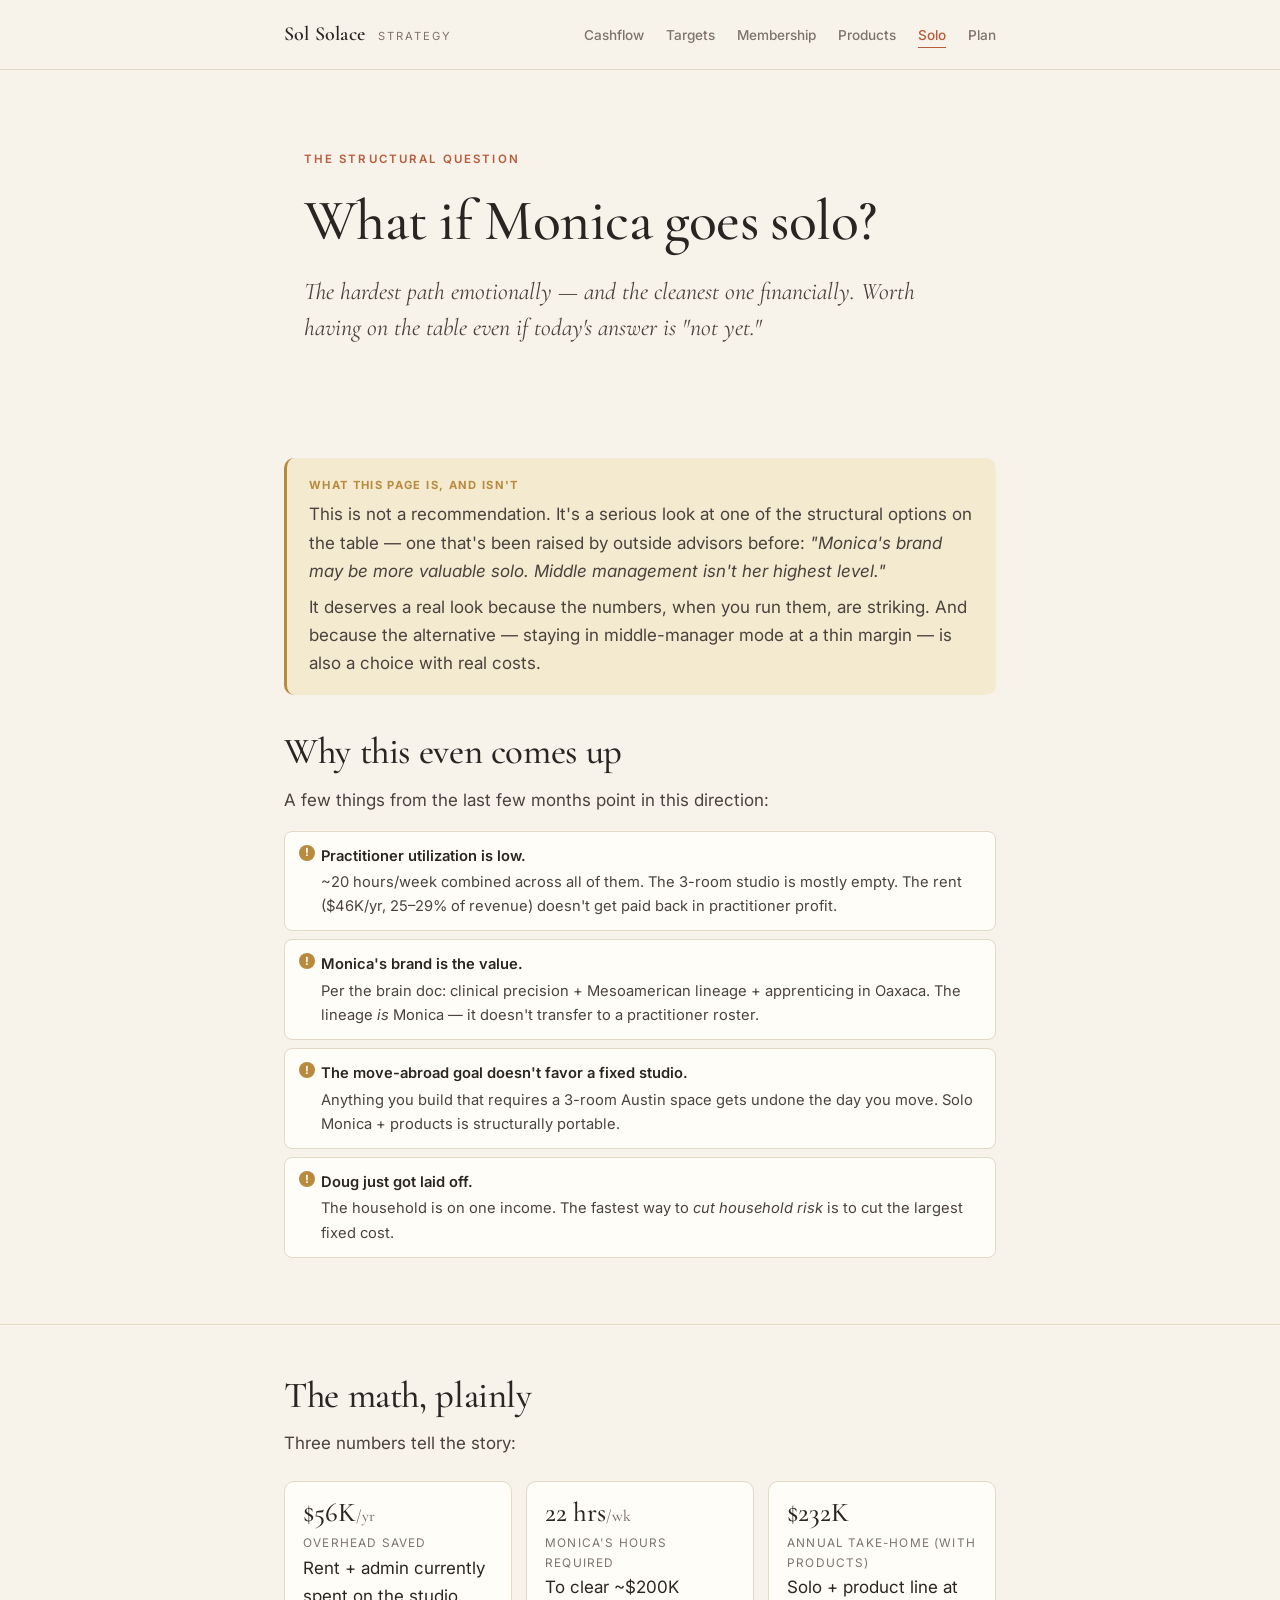
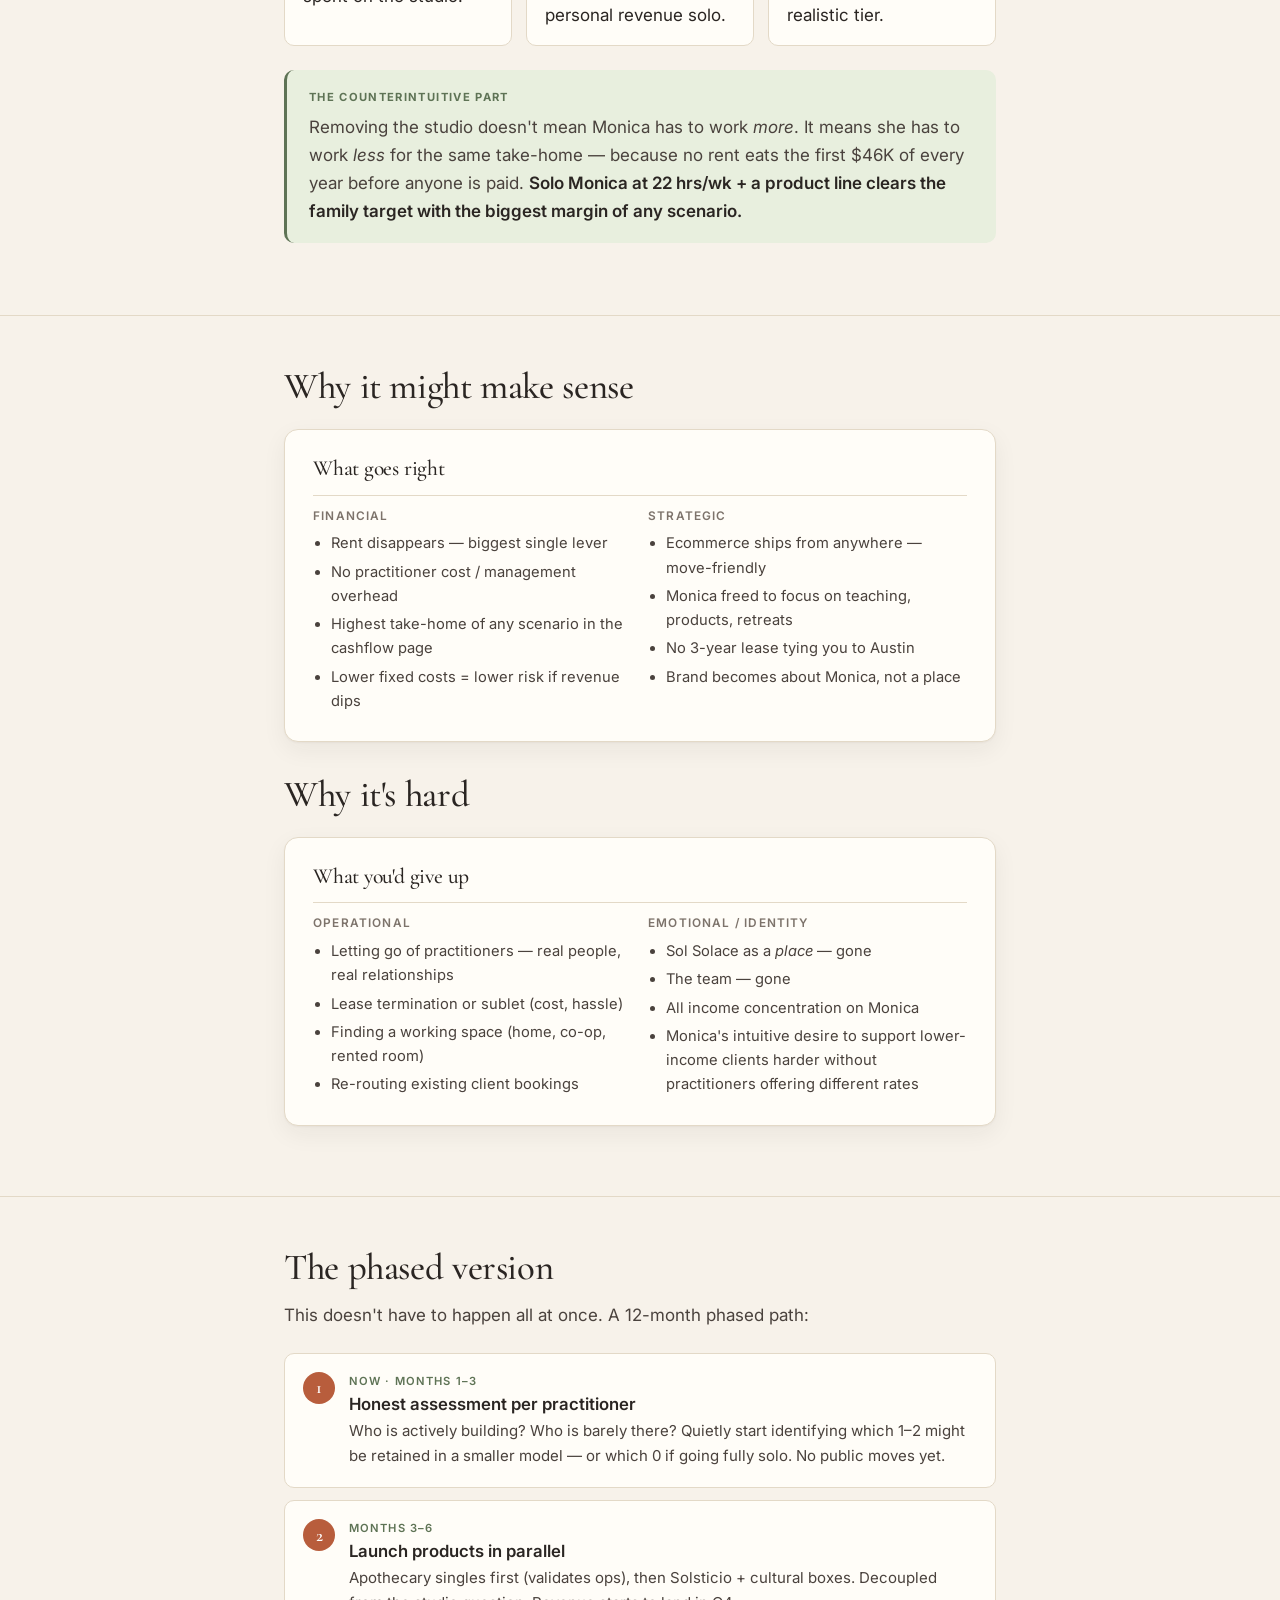
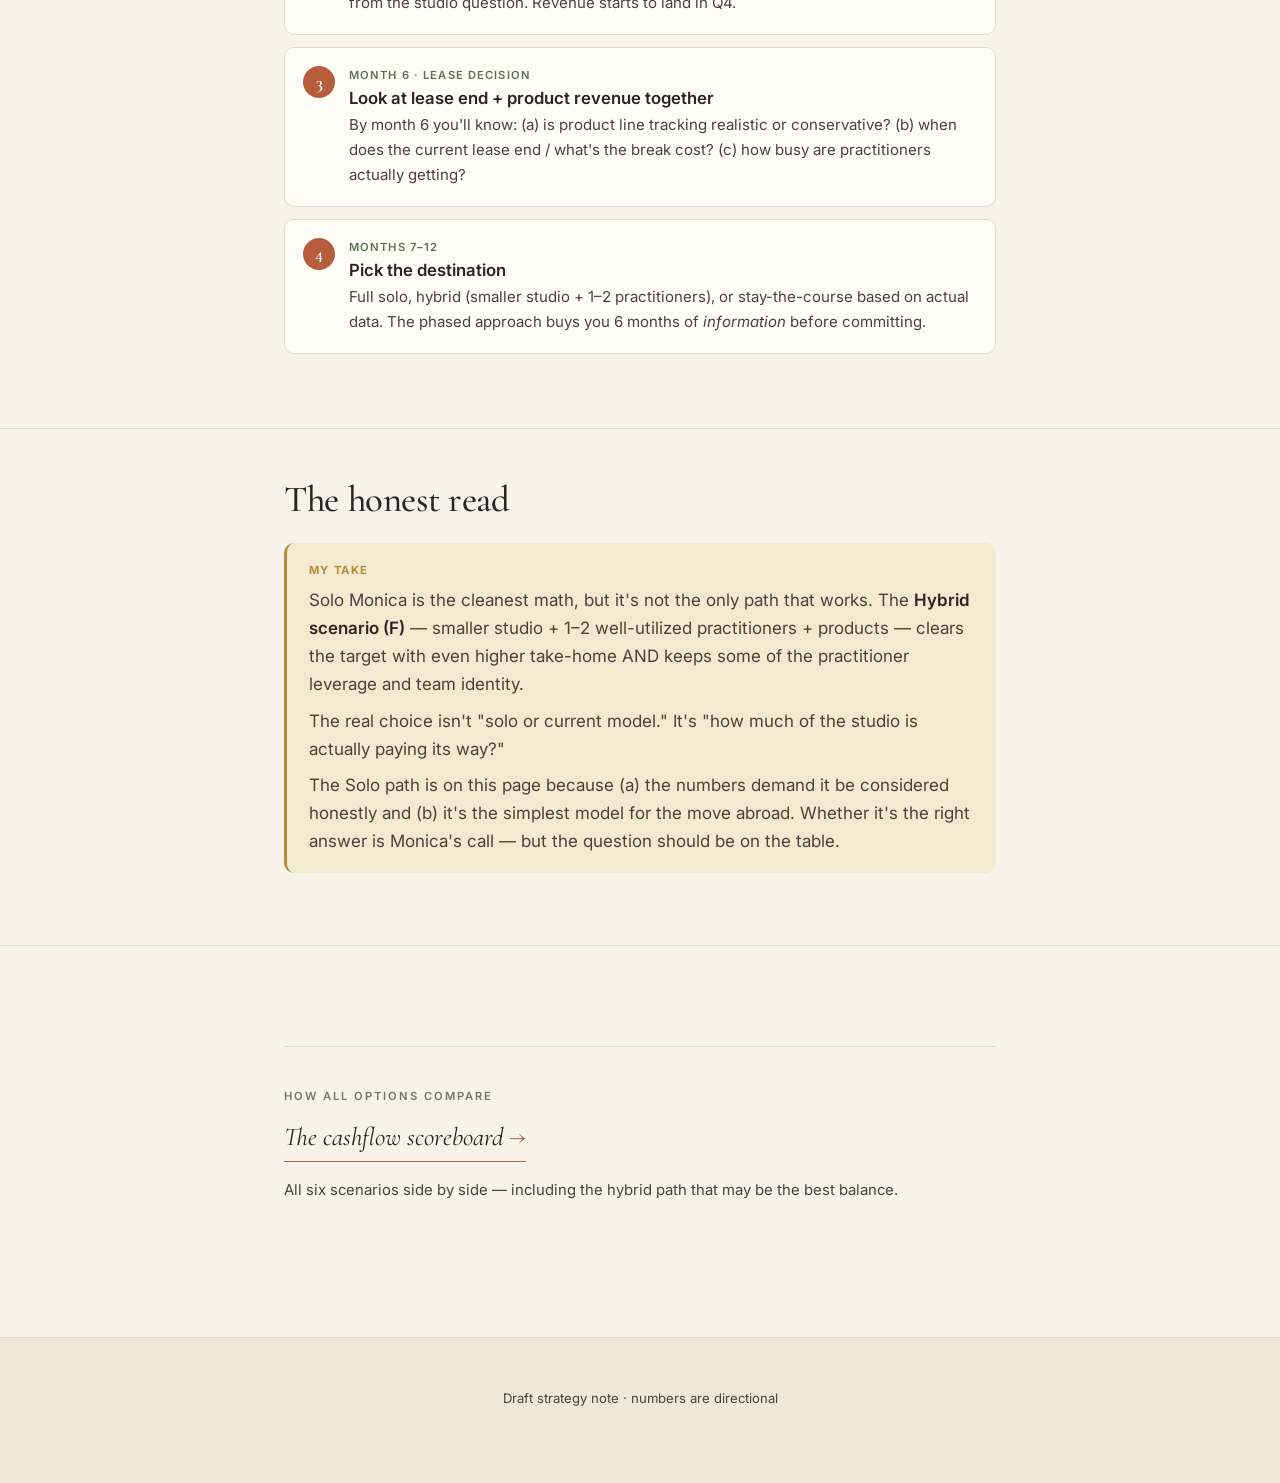
<file: solo.html>
<!doctype html>
<html lang="en">
<head>
<meta charset="utf-8" />
<meta name="viewport" content="width=device-width,initial-scale=1" />
<title>Sol Solace — The Solo Question</title>
<meta name="description" content="The structural option that's hardest emotionally but cleanest financially." />
<meta name="robots" content="noindex, nofollow" />
<link rel="preconnect" href="https://fonts.googleapis.com">
<link rel="preconnect" href="https://fonts.gstatic.com" crossorigin>
<link href="https://fonts.googleapis.com/css2?family=Cormorant+Garamond:wght@400;500;600;700&family=Inter:wght@300;400;500;600;700&display=swap" rel="stylesheet">
<link rel="stylesheet" href="styles.css">
</head>
<body>

<nav class="topnav">
  <div class="nav-row">
    <a href="index.html" class="nav-brand">Sol Solace <small>Strategy</small></a>
    <ul class="nav-links">
      <li><a href="cashflow.html">Cashflow</a></li>
      <li><a href="targets.html">Targets</a></li>
      <li><a href="membership.html">Membership</a></li>
      <li><a href="products.html">Products</a></li>
      <li><a href="solo.html" class="active">Solo</a></li>
      <li><a href="plan.html">Plan</a></li>
    </ul>
  </div>
</nav>

<header class="hero">
  <div class="wrap">
    <div class="eyebrow">The structural question</div>
    <h1>What if Monica goes&nbsp;solo?</h1>
    <p class="lede">The hardest path emotionally — and the cleanest one financially. Worth having on the table even if today's answer is "not yet."</p>
  </div>
</header>

<section style="padding-top: 30px;">
  <div class="wrap">

    <div class="callout note">
      <span class="label">What this page is, and isn't</span>
      <p style="margin: 0 0 0.5em;">This is not a recommendation. It's a serious look at one of the structural options on the table — one that's been raised by outside advisors before: <em>"Monica's brand may be more valuable solo. Middle management isn't her highest level."</em></p>
      <p style="margin: 0;">It deserves a real look because the numbers, when you run them, are striking. And because the alternative — staying in middle-manager mode at a thin margin — is also a choice with real costs.</p>
    </div>

    <h2 style="margin-top: 36px;">Why this even comes up</h2>
    <p>A few things from the last few months point in this direction:</p>

    <ul class="caution-list">
      <li><strong>Practitioner utilization is low.</strong> ~20 hours/week combined across all of them. The 3-room studio is mostly empty. The rent ($46K/yr, 25–29% of revenue) doesn't get paid back in practitioner profit.</li>
      <li><strong>Monica's brand is the value.</strong> Per the brain doc: clinical precision + Mesoamerican lineage + apprenticing in Oaxaca. The lineage <em>is</em> Monica — it doesn't transfer to a practitioner roster.</li>
      <li><strong>The move-abroad goal doesn't favor a fixed studio.</strong> Anything you build that requires a 3-room Austin space gets undone the day you move. Solo Monica + products is structurally portable.</li>
      <li><strong>Doug just got laid off.</strong> The household is on one income. The fastest way to <em>cut household risk</em> is to cut the largest fixed cost.</li>
    </ul>

  </div>
</section>

<section>
  <div class="wrap">

    <h2>The math, plainly</h2>
    <p>Three numbers tell the story:</p>

    <div class="stats">
      <div class="stat">
        <div class="num">$56K<span class="small">/yr</span></div>
        <div class="lbl">Overhead saved</div>
        <div class="sub">Rent + admin currently spent on the studio.</div>
      </div>
      <div class="stat">
        <div class="num">22 hrs<span class="small">/wk</span></div>
        <div class="lbl">Monica's hours required</div>
        <div class="sub">To clear ~$200K personal revenue solo.</div>
      </div>
      <div class="stat">
        <div class="num">$232K</div>
        <div class="lbl">Annual take-home (with products)</div>
        <div class="sub">Solo + product line at realistic tier.</div>
      </div>
    </div>

    <div class="callout good">
      <span class="label">The counterintuitive part</span>
      <p style="margin: 0;">Removing the studio doesn't mean Monica has to work <em>more</em>. It means she has to work <em>less</em> for the same take-home — because no rent eats the first $46K of every year before anyone is paid. <strong>Solo Monica at 22 hrs/wk + a product line clears the family target with the biggest margin of any scenario.</strong></p>
    </div>

  </div>
</section>

<section>
  <div class="wrap">

    <h2>Why it might make sense</h2>

    <div class="model">
      <h3>What goes right</h3>
      <div class="row">
        <div class="col">
          <h4>Financial</h4>
          <ul>
            <li>Rent disappears — biggest single lever</li>
            <li>No practitioner cost / management overhead</li>
            <li>Highest take-home of any scenario in the cashflow page</li>
            <li>Lower fixed costs = lower risk if revenue dips</li>
          </ul>
        </div>
        <div class="col">
          <h4>Strategic</h4>
          <ul>
            <li>Ecommerce ships from anywhere — move-friendly</li>
            <li>Monica freed to focus on teaching, products, retreats</li>
            <li>No 3-year lease tying you to Austin</li>
            <li>Brand becomes about Monica, not a place</li>
          </ul>
        </div>
      </div>
    </div>

    <h2 style="margin-top: 32px;">Why it's hard</h2>

    <div class="model">
      <h3>What you'd give up</h3>
      <div class="row">
        <div class="col">
          <h4>Operational</h4>
          <ul>
            <li>Letting go of practitioners — real people, real relationships</li>
            <li>Lease termination or sublet (cost, hassle)</li>
            <li>Finding a working space (home, co-op, rented room)</li>
            <li>Re-routing existing client bookings</li>
          </ul>
        </div>
        <div class="col">
          <h4>Emotional / identity</h4>
          <ul>
            <li>Sol Solace as a <em>place</em> — gone</li>
            <li>The team — gone</li>
            <li>All income concentration on Monica</li>
            <li>Monica's intuitive desire to support lower-income clients harder without practitioners offering different rates</li>
          </ul>
        </div>
      </div>
    </div>

  </div>
</section>

<section>
  <div class="wrap">

    <h2>The phased version</h2>
    <p>This doesn't have to happen all at once. A 12-month phased path:</p>

    <ol class="steps">
      <li>
        <div class="when">Now · Months 1–3</div>
        <h4>Honest assessment per practitioner</h4>
        <p>Who is actively building? Who is barely there? Quietly start identifying which 1–2 might be retained in a smaller model — or which 0 if going fully solo. No public moves yet.</p>
      </li>
      <li>
        <div class="when">Months 3–6</div>
        <h4>Launch products in parallel</h4>
        <p>Apothecary singles first (validates ops), then Solsticio + cultural boxes. Decoupled from the studio question. Revenue starts to land in Q4.</p>
      </li>
      <li>
        <div class="when">Month 6 · Lease decision</div>
        <h4>Look at lease end + product revenue together</h4>
        <p>By month 6 you'll know: (a) is product line tracking realistic or conservative? (b) when does the current lease end / what's the break cost? (c) how busy are practitioners actually getting?</p>
      </li>
      <li>
        <div class="when">Months 7–12</div>
        <h4>Pick the destination</h4>
        <p>Full solo, hybrid (smaller studio + 1–2 practitioners), or stay-the-course based on actual data. The phased approach buys you 6 months of <em>information</em> before committing.</p>
      </li>
    </ol>

  </div>
</section>

<section>
  <div class="wrap">

    <h2>The honest read</h2>

    <div class="callout note">
      <span class="label">My take</span>
      <p style="margin: 0 0 0.5em;">Solo Monica is the cleanest math, but it's not the only path that works. The <strong>Hybrid scenario (F)</strong> — smaller studio + 1–2 well-utilized practitioners + products — clears the target with even higher take-home AND keeps some of the practitioner leverage and team identity.</p>
      <p style="margin: 0 0 0.5em;">The real choice isn't "solo or current model." It's "how much of the studio is actually paying its way?"</p>
      <p style="margin: 0;">The Solo path is on this page because (a) the numbers demand it be considered honestly and (b) it's the simplest model for the move abroad. Whether it's the right answer is Monica's call — but the question should be on the table.</p>
    </div>

  </div>
</section>

<section>
  <div class="wrap">
    <div class="next-up">
      <div class="next-lbl">How all options compare</div>
      <a href="cashflow.html">The cashflow scoreboard</a>
      <p style="margin-top: 1rem; font-size: 0.93rem;">All six scenarios side by side — including the hybrid path that may be the best balance.</p>
    </div>
  </div>
</section>

<footer>
  <div class="narrow">
    <p>Draft strategy note · numbers are directional</p>
  </div>
</footer>

</body>
</html>
</file>
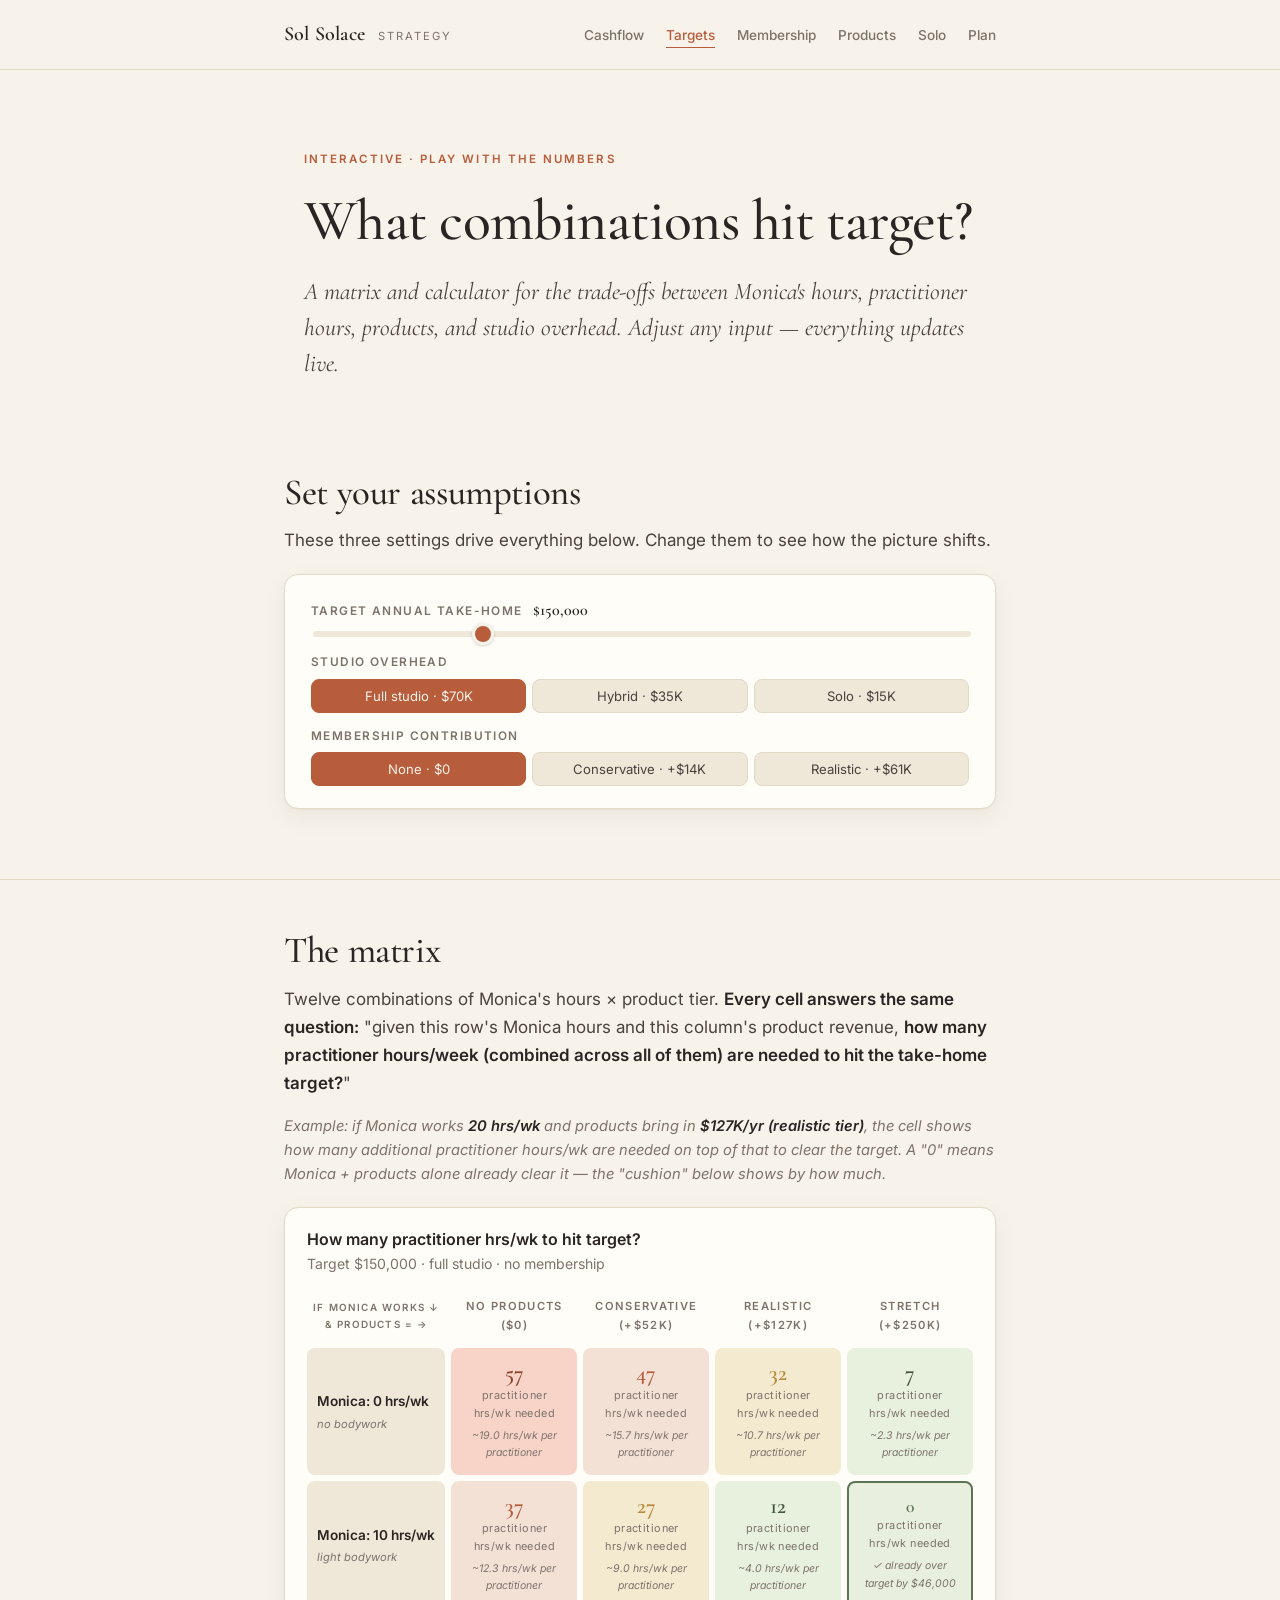
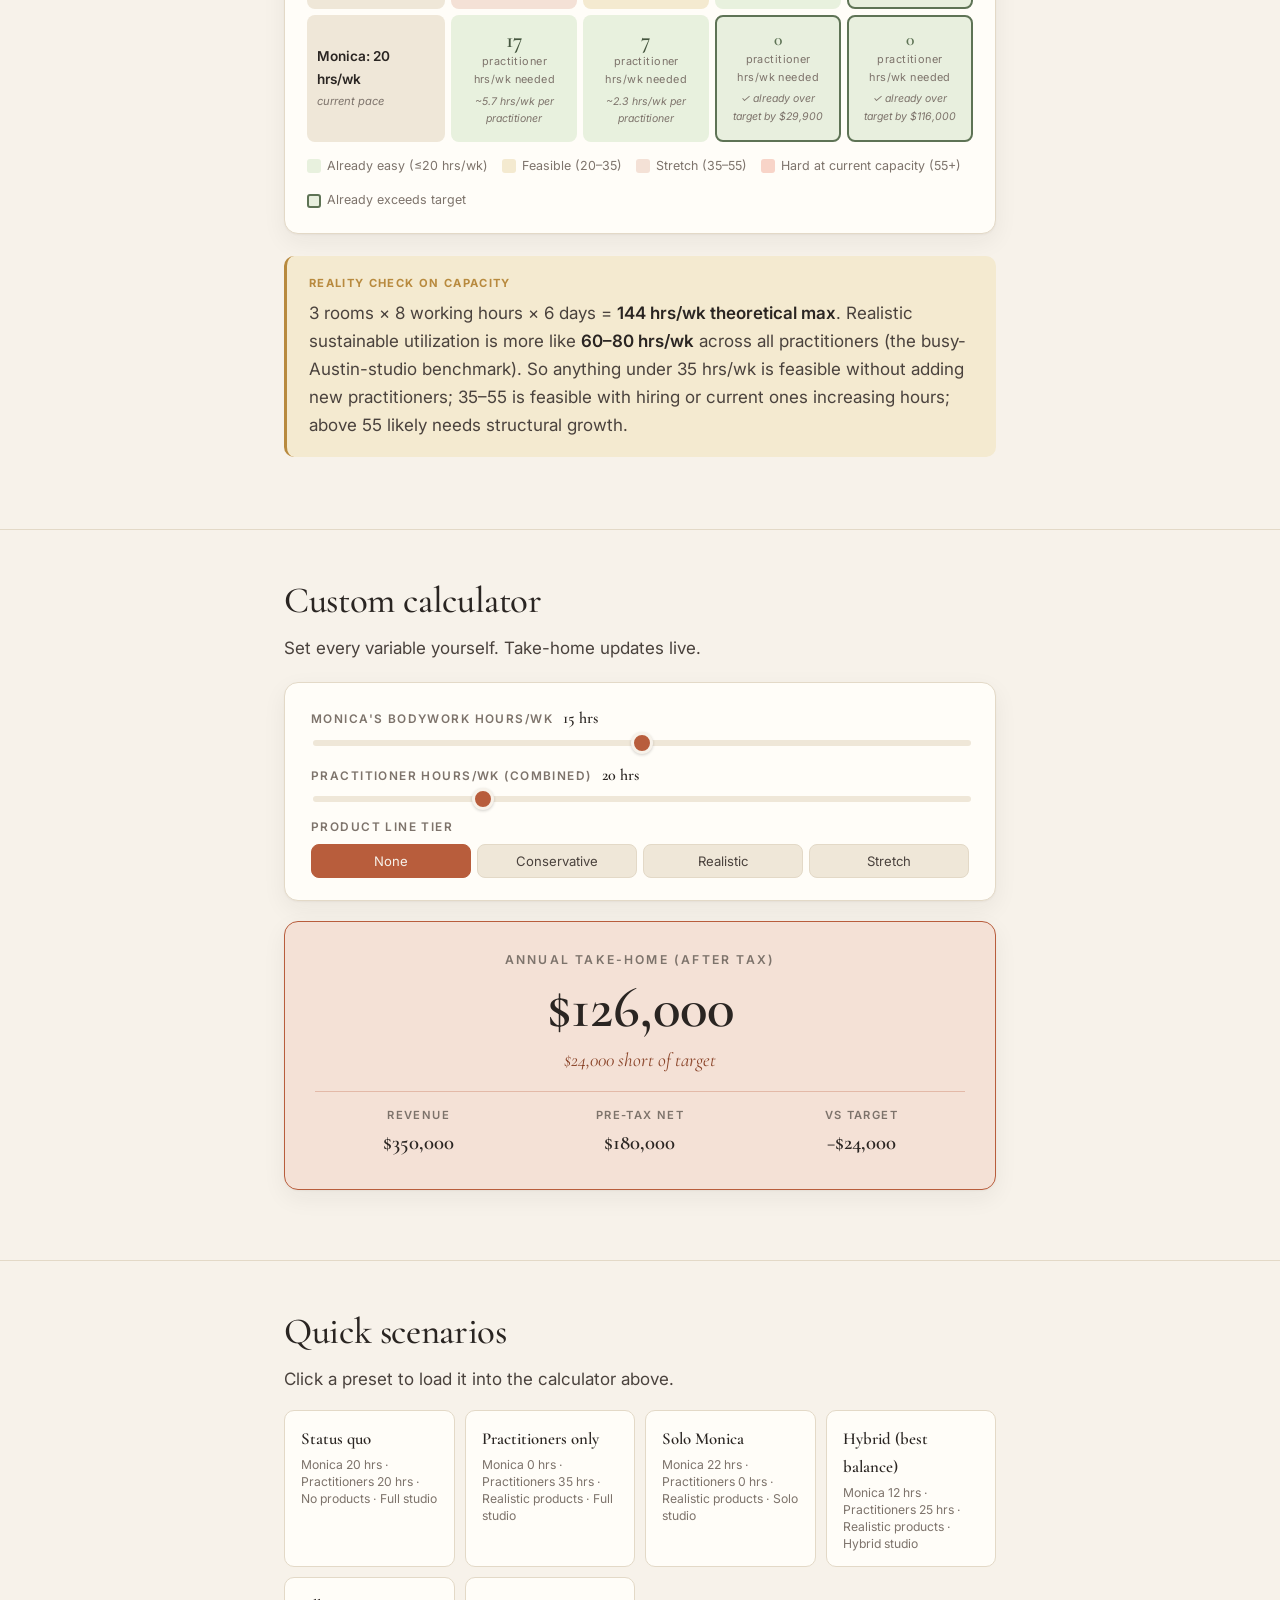
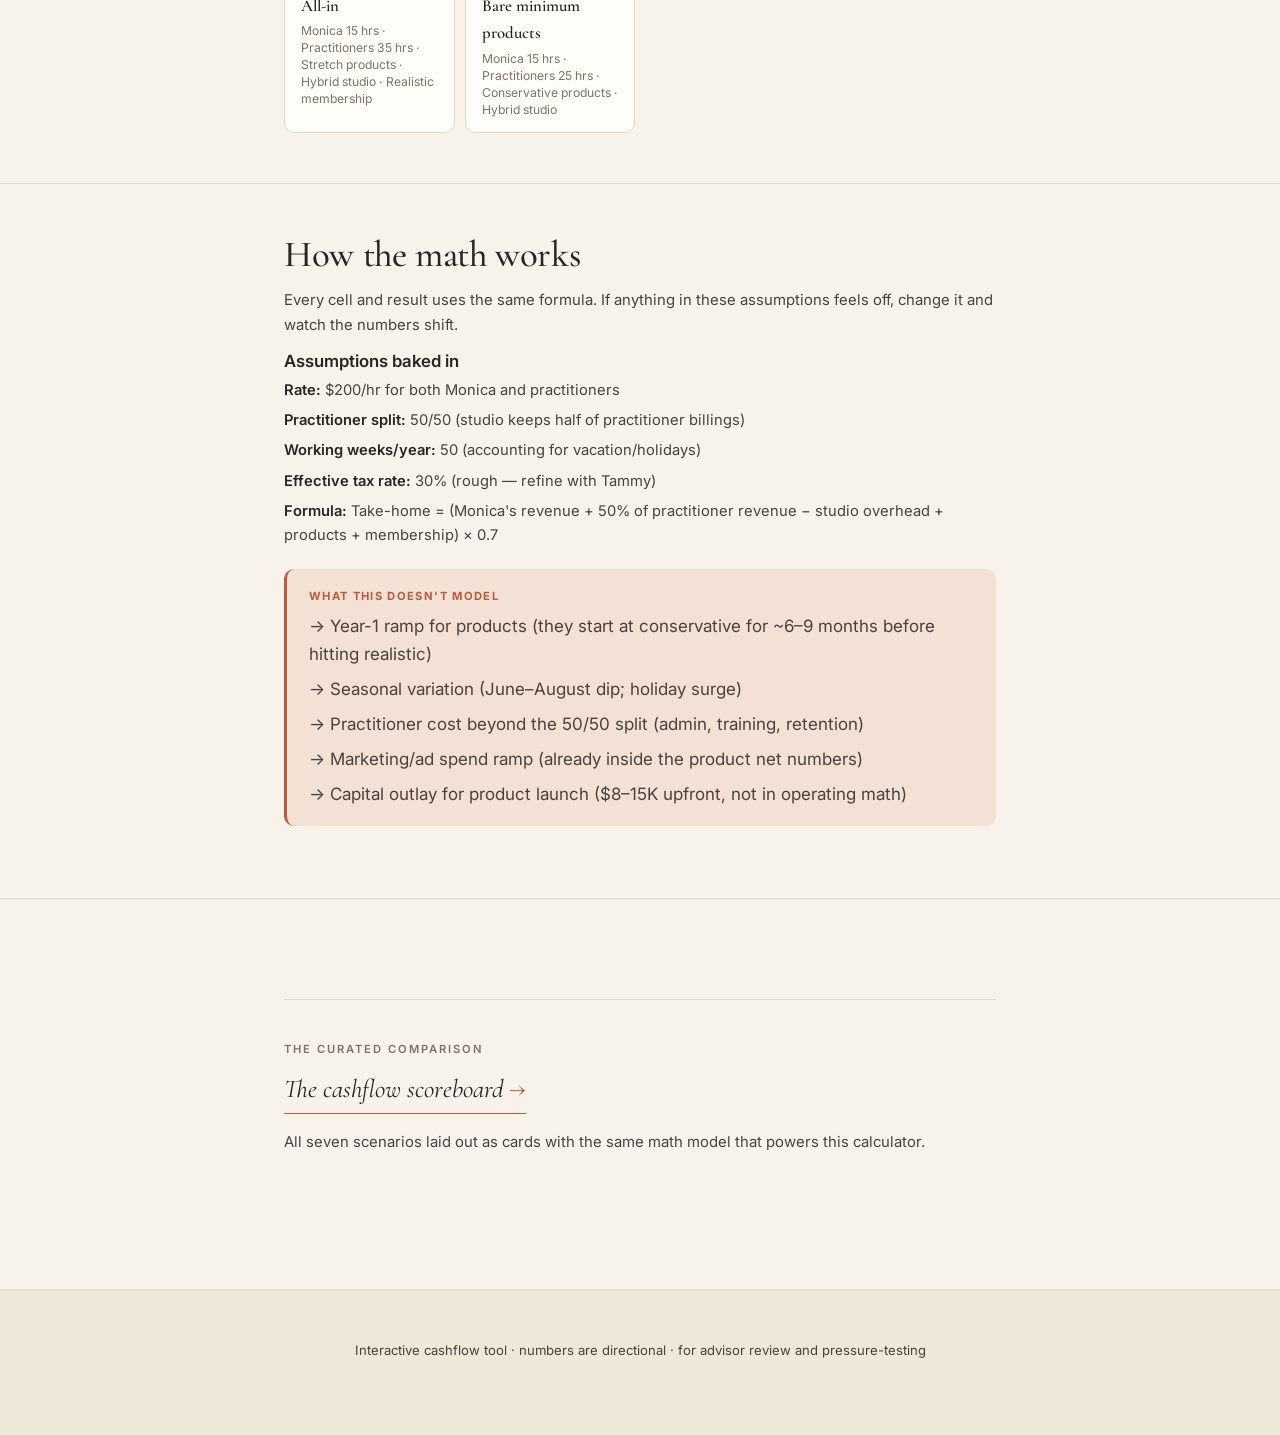
<file: targets.html>
<!doctype html>
<html lang="en">
<head>
<meta charset="utf-8" />
<meta name="viewport" content="width=device-width,initial-scale=1" />
<title>Sol Solace — Targets Calculator</title>
<meta name="description" content="Interactive calculator: what combinations of practitioner hours, Monica's hours, and products hit the take-home target." />
<meta name="robots" content="noindex, nofollow" />
<link rel="preconnect" href="https://fonts.googleapis.com">
<link rel="preconnect" href="https://fonts.gstatic.com" crossorigin>
<link href="https://fonts.googleapis.com/css2?family=Cormorant+Garamond:wght@400;500;600;700&family=Inter:wght@300;400;500;600;700&display=swap" rel="stylesheet">
<link rel="stylesheet" href="styles.css">
</head>
<body>

<nav class="topnav">
  <div class="nav-row">
    <a href="index.html" class="nav-brand">Sol Solace <small>Strategy</small></a>
    <ul class="nav-links">
      <li><a href="cashflow.html">Cashflow</a></li>
      <li><a href="targets.html" class="active">Targets</a></li>
      <li><a href="membership.html">Membership</a></li>
      <li><a href="products.html">Products</a></li>
      <li><a href="solo.html">Solo</a></li>
      <li><a href="plan.html">Plan</a></li>
    </ul>
  </div>
</nav>

<header class="hero">
  <div class="wrap">
    <div class="eyebrow">Interactive · play with the numbers</div>
    <h1>What combinations hit&nbsp;target?</h1>
    <p class="lede">A matrix and calculator for the trade-offs between Monica's hours, practitioner hours, products, and studio overhead. Adjust any input — everything updates live.</p>
  </div>
</header>

<section style="padding-top: 30px;">
  <div class="wrap">

    <h2>Set your assumptions</h2>
    <p>These three settings drive everything below. Change them to see how the picture shifts.</p>

    <div class="controls">
      <div class="control-row">
        <div class="control">
          <div class="control-label">Target annual take-home <span class="ctl-current" id="target-display">$150,000</span></div>
          <input type="range" id="target-input" min="100000" max="300000" step="10000" value="150000" />
        </div>
      </div>
      <div class="control-row">
        <div class="control">
          <div class="control-label">Studio overhead</div>
          <div class="btn-group" data-group="overhead">
            <button data-value="70000" class="active">Full studio · $70K</button>
            <button data-value="35000">Hybrid · $35K</button>
            <button data-value="15000">Solo · $15K</button>
          </div>
        </div>
      </div>
      <div class="control-row">
        <div class="control">
          <div class="control-label">Membership contribution</div>
          <div class="btn-group" data-group="membership">
            <button data-value="0" class="active">None · $0</button>
            <button data-value="14000">Conservative · +$14K</button>
            <button data-value="61500">Realistic · +$61K</button>
          </div>
        </div>
      </div>
    </div>

  </div>
</section>

<section>
  <div class="wrap">

    <h2>The matrix</h2>
    <p>Twelve combinations of Monica's hours × product tier. <strong>Every cell answers the same question:</strong> "given this row's Monica hours and this column's product revenue, <strong>how many practitioner hours/week (combined across all of them) are needed to hit the take-home target?</strong>"</p>
    <p style="font-size: 0.92rem; color: var(--muted); font-style: italic;">Example: if Monica works <strong>20 hrs/wk</strong> and products bring in <strong>$127K/yr (realistic tier)</strong>, the cell shows how many additional practitioner hours/wk are needed on top of that to clear the target. A "0" means Monica + products alone already clear it — the "cushion" below shows by how much.</p>

    <div class="matrix-frame">
      <h4>How many practitioner hrs/wk to hit target?</h4>
      <div class="mf-sub" id="matrix-sub">Target $150K · full studio overhead · no membership</div>

      <div class="matrix" id="matrix">
        <div class="matrix-cell header" style="font-size: 0.62rem;">If Monica works ↓<br />&amp; products = →</div>
        <div class="matrix-cell header">No products<br />($0)</div>
        <div class="matrix-cell header">Conservative<br />(+$52K)</div>
        <div class="matrix-cell header">Realistic<br />(+$127K)</div>
        <div class="matrix-cell header">Stretch<br />(+$250K)</div>

        <div class="matrix-cell row-label">Monica: 0 hrs/wk<small>no bodywork</small></div>
        <div class="matrix-cell cell-value" data-monica="0" data-products="0"></div>
        <div class="matrix-cell cell-value" data-monica="0" data-products="52000"></div>
        <div class="matrix-cell cell-value" data-monica="0" data-products="127000"></div>
        <div class="matrix-cell cell-value" data-monica="0" data-products="250000"></div>

        <div class="matrix-cell row-label">Monica: 10 hrs/wk<small>light bodywork</small></div>
        <div class="matrix-cell cell-value" data-monica="10" data-products="0"></div>
        <div class="matrix-cell cell-value" data-monica="10" data-products="52000"></div>
        <div class="matrix-cell cell-value" data-monica="10" data-products="127000"></div>
        <div class="matrix-cell cell-value" data-monica="10" data-products="250000"></div>

        <div class="matrix-cell row-label">Monica: 20 hrs/wk<small>current pace</small></div>
        <div class="matrix-cell cell-value" data-monica="20" data-products="0"></div>
        <div class="matrix-cell cell-value" data-monica="20" data-products="52000"></div>
        <div class="matrix-cell cell-value" data-monica="20" data-products="127000"></div>
        <div class="matrix-cell cell-value" data-monica="20" data-products="250000"></div>
      </div>

      <div class="matrix-legend">
        <div class="leg"><span class="leg-swatch easy"></span>Already easy (≤20 hrs/wk)</div>
        <div class="leg"><span class="leg-swatch feasible"></span>Feasible (20–35)</div>
        <div class="leg"><span class="leg-swatch stretch"></span>Stretch (35–55)</div>
        <div class="leg"><span class="leg-swatch unrealistic"></span>Hard at current capacity (55+)</div>
        <div class="leg"><span class="leg-swatch exceeds"></span>Already exceeds target</div>
      </div>
    </div>

    <div class="callout note">
      <span class="label">Reality check on capacity</span>
      <p style="margin: 0;">3 rooms × 8 working hours × 6 days = <strong>144 hrs/wk theoretical max</strong>. Realistic sustainable utilization is more like <strong>60–80 hrs/wk</strong> across all practitioners (the busy-Austin-studio benchmark). So anything under 35 hrs/wk is feasible without adding new practitioners; 35–55 is feasible with hiring or current ones increasing hours; above 55 likely needs structural growth.</p>
    </div>

  </div>
</section>

<section>
  <div class="wrap">

    <h2>Custom calculator</h2>
    <p>Set every variable yourself. Take-home updates live.</p>

    <div class="controls">
      <div class="control-row">
        <div class="control">
          <div class="control-label">Monica's bodywork hours/wk <span class="ctl-current" id="calc-monica-display">15</span></div>
          <input type="range" id="calc-monica" min="0" max="30" step="1" value="15" />
        </div>
      </div>
      <div class="control-row">
        <div class="control">
          <div class="control-label">Practitioner hours/wk (combined) <span class="ctl-current" id="calc-pract-display">20</span></div>
          <input type="range" id="calc-pract" min="0" max="80" step="5" value="20" />
        </div>
      </div>
      <div class="control-row">
        <div class="control">
          <div class="control-label">Product line tier</div>
          <div class="btn-group" data-group="calc-products">
            <button data-value="0" class="active">None</button>
            <button data-value="52000">Conservative</button>
            <button data-value="127000">Realistic</button>
            <button data-value="250000">Stretch</button>
          </div>
        </div>
      </div>
    </div>

    <div class="result-display" id="result">
      <div class="rd-label">Annual take-home (after tax)</div>
      <div class="rd-takehome" id="rd-takehome">$0</div>
      <div class="rd-status" id="rd-status">Set your inputs above</div>
      <div class="rd-row">
        <div class="rd-stat">
          <div class="rd-stat-label">Revenue</div>
          <div class="rd-stat-val" id="rd-revenue">$0</div>
        </div>
        <div class="rd-stat">
          <div class="rd-stat-label">Pre-tax net</div>
          <div class="rd-stat-val" id="rd-pretax">$0</div>
        </div>
        <div class="rd-stat">
          <div class="rd-stat-label">vs Target</div>
          <div class="rd-stat-val" id="rd-vs">—</div>
        </div>
      </div>
    </div>

  </div>
</section>

<section>
  <div class="wrap">

    <h2>Quick scenarios</h2>
    <p>Click a preset to load it into the calculator above.</p>

    <div class="preset-grid">
      <div class="preset-btn" data-preset="status-quo">
        <div class="pb-name">Status quo</div>
        <div class="pb-desc">Monica 20 hrs · Practitioners 20 hrs · No products · Full studio</div>
      </div>
      <div class="preset-btn" data-preset="prac-only">
        <div class="pb-name">Practitioners only</div>
        <div class="pb-desc">Monica 0 hrs · Practitioners 35 hrs · Realistic products · Full studio</div>
      </div>
      <div class="preset-btn" data-preset="solo">
        <div class="pb-name">Solo Monica</div>
        <div class="pb-desc">Monica 22 hrs · Practitioners 0 hrs · Realistic products · Solo studio</div>
      </div>
      <div class="preset-btn" data-preset="hybrid">
        <div class="pb-name">Hybrid (best balance)</div>
        <div class="pb-desc">Monica 12 hrs · Practitioners 25 hrs · Realistic products · Hybrid studio</div>
      </div>
      <div class="preset-btn" data-preset="aggressive">
        <div class="pb-name">All-in</div>
        <div class="pb-desc">Monica 15 hrs · Practitioners 35 hrs · Stretch products · Hybrid studio · Realistic membership</div>
      </div>
      <div class="preset-btn" data-preset="bare-min">
        <div class="pb-name">Bare minimum products</div>
        <div class="pb-desc">Monica 15 hrs · Practitioners 25 hrs · Conservative products · Hybrid studio</div>
      </div>
    </div>

  </div>
</section>

<section>
  <div class="wrap">

    <h2>How the math works</h2>
    <p style="font-size: 0.93rem;">Every cell and result uses the same formula. If anything in these assumptions feels off, change it and watch the numbers shift.</p>

    <div class="card" style="font-size: 0.92rem;">
      <h4>Assumptions baked in</h4>
      <p style="margin: 0 0 0.4em;"><strong>Rate:</strong> $200/hr for both Monica and practitioners</p>
      <p style="margin: 0 0 0.4em;"><strong>Practitioner split:</strong> 50/50 (studio keeps half of practitioner billings)</p>
      <p style="margin: 0 0 0.4em;"><strong>Working weeks/year:</strong> 50 (accounting for vacation/holidays)</p>
      <p style="margin: 0 0 0.4em;"><strong>Effective tax rate:</strong> 30% (rough — refine with Tammy)</p>
      <p style="margin: 0;"><strong>Formula:</strong> Take-home = (Monica's revenue + 50% of practitioner revenue − studio overhead + products + membership) × 0.7</p>
    </div>

    <div class="callout concern">
      <span class="label">What this doesn't model</span>
      <p style="margin: 0 0 0.4em;">→ Year-1 ramp for products (they start at conservative for ~6–9 months before hitting realistic)</p>
      <p style="margin: 0 0 0.4em;">→ Seasonal variation (June–August dip; holiday surge)</p>
      <p style="margin: 0 0 0.4em;">→ Practitioner cost beyond the 50/50 split (admin, training, retention)</p>
      <p style="margin: 0 0 0.4em;">→ Marketing/ad spend ramp (already inside the product net numbers)</p>
      <p style="margin: 0;">→ Capital outlay for product launch ($8–15K upfront, not in operating math)</p>
    </div>

  </div>
</section>

<section>
  <div class="wrap">
    <div class="next-up">
      <div class="next-lbl">The curated comparison</div>
      <a href="cashflow.html">The cashflow scoreboard</a>
      <p style="margin-top: 1rem; font-size: 0.93rem;">All seven scenarios laid out as cards with the same math model that powers this calculator.</p>
    </div>
  </div>
</section>

<footer>
  <div class="narrow">
    <p>Interactive cashflow tool · numbers are directional · for advisor review and pressure-testing</p>
  </div>
</footer>

<script>
(function() {
  // ===== Configuration =====
  const RATE = 200;
  const WEEKS = 50;
  const PRACT_SPLIT = 0.5; // studio keeps this portion of practitioner revenue
  const TAX_RATE = 0.30;

  // ===== State =====
  const state = {
    target: 150000,
    overhead: 70000,
    membership: 0,
    calcMonica: 15,
    calcPract: 20,
    calcProducts: 0,
  };

  // ===== Math =====
  function calcTakehome({ monicaHrs, practHrs, products, membership, overhead }) {
    const monicaRev = monicaHrs * RATE * WEEKS;
    const practRev = practHrs * RATE * WEEKS;
    const studioFromPract = practRev * PRACT_SPLIT;
    const netPretax = monicaRev + studioFromPract - overhead + products + membership;
    const takehome = netPretax * (1 - TAX_RATE);
    return {
      revenue: monicaRev + practRev + products + membership,
      pretax: netPretax,
      takehome,
    };
  }

  // Solve for practitioner hours to hit target
  // target = (monicaRev + practHrs*RATE*WEEKS*PRACT_SPLIT - overhead + products + membership) * (1 - TAX_RATE)
  function practHrsForTarget({ monicaHrs, products, membership, overhead, target }) {
    const monicaRev = monicaHrs * RATE * WEEKS;
    const requiredPretax = target / (1 - TAX_RATE);
    const requiredStudioFromPract = requiredPretax - monicaRev + overhead - products - membership;
    const requiredPractRev = requiredStudioFromPract / PRACT_SPLIT;
    return requiredPractRev / (RATE * WEEKS);
  }

  function classifyHours(hrs) {
    if (hrs <= 0) return 'exceeds';
    if (hrs <= 20) return 'easy';
    if (hrs <= 35) return 'feasible';
    if (hrs <= 55) return 'stretch';
    return 'unrealistic';
  }

  function fmt(n) {
    return '$' + Math.round(n).toLocaleString();
  }

  // ===== Render: Matrix =====
  function renderMatrix() {
    document.querySelectorAll('.matrix-cell.cell-value').forEach(cell => {
      const monicaHrs = parseFloat(cell.dataset.monica);
      const products = parseFloat(cell.dataset.products);
      const hrs = practHrsForTarget({
        monicaHrs,
        products,
        membership: state.membership,
        overhead: state.overhead,
        target: state.target,
      });

      cell.className = 'matrix-cell cell-value ' + classifyHours(hrs);

      if (hrs <= 0) {
        const cushion = Math.abs(calcTakehome({
          monicaHrs, practHrs: 0, products,
          membership: state.membership, overhead: state.overhead
        }).takehome - state.target);
        cell.innerHTML = '<div class="mv-num">0</div><div class="mv-unit">practitioner hrs/wk needed</div><div class="mv-per">✓ already over target by ' + fmt(cushion) + '</div>';
      } else {
        const rounded = Math.ceil(hrs);
        const perPract = (rounded / 3).toFixed(1);
        cell.innerHTML = '<div class="mv-num">' + rounded + '</div><div class="mv-unit">practitioner hrs/wk needed</div><div class="mv-per">~' + perPract + ' hrs/wk per practitioner</div>';
      }
    });

    // Update subtitle
    const overheadLabels = { 70000: 'full studio', 35000: 'hybrid studio', 15000: 'solo (no studio)' };
    const membLabels = { 0: 'no membership', 14000: 'conservative membership', 61500: 'realistic membership' };
    document.getElementById('matrix-sub').textContent =
      'Target ' + fmt(state.target) + ' · ' + overheadLabels[state.overhead] + ' · ' + membLabels[state.membership];
  }

  // ===== Render: Calculator =====
  function renderCalc() {
    document.getElementById('calc-monica-display').textContent = state.calcMonica + ' hrs';
    document.getElementById('calc-pract-display').textContent = state.calcPract + ' hrs';

    const result = calcTakehome({
      monicaHrs: state.calcMonica,
      practHrs: state.calcPract,
      products: state.calcProducts,
      membership: state.membership,
      overhead: state.overhead,
    });

    document.getElementById('rd-takehome').textContent = fmt(result.takehome);
    document.getElementById('rd-revenue').textContent = fmt(result.revenue);
    document.getElementById('rd-pretax').textContent = fmt(result.pretax);

    const diff = result.takehome - state.target;
    const resultBox = document.getElementById('result');
    if (diff >= 0) {
      resultBox.className = 'result-display pass';
      document.getElementById('rd-status').textContent = 'Hits target with ' + fmt(diff) + ' cushion';
      document.getElementById('rd-vs').textContent = '+' + fmt(diff);
    } else {
      resultBox.className = 'result-display fail';
      document.getElementById('rd-status').textContent = fmt(Math.abs(diff)) + ' short of target';
      document.getElementById('rd-vs').textContent = '−' + fmt(Math.abs(diff));
    }
  }

  function renderAll() {
    document.getElementById('target-display').textContent = fmt(state.target);
    renderMatrix();
    renderCalc();
  }

  // ===== Wire up controls =====
  document.getElementById('target-input').addEventListener('input', e => {
    state.target = parseInt(e.target.value);
    renderAll();
  });

  // Button groups
  document.querySelectorAll('.btn-group').forEach(group => {
    const groupName = group.dataset.group;
    group.querySelectorAll('button').forEach(btn => {
      btn.addEventListener('click', () => {
        group.querySelectorAll('button').forEach(b => b.classList.remove('active'));
        btn.classList.add('active');
        const value = parseFloat(btn.dataset.value);
        if (groupName === 'overhead') state.overhead = value;
        if (groupName === 'membership') state.membership = value;
        if (groupName === 'calc-products') state.calcProducts = value;
        renderAll();
      });
    });
  });

  // Calculator sliders
  document.getElementById('calc-monica').addEventListener('input', e => {
    state.calcMonica = parseInt(e.target.value);
    renderCalc();
  });
  document.getElementById('calc-pract').addEventListener('input', e => {
    state.calcPract = parseInt(e.target.value);
    renderCalc();
  });

  // Presets
  const presets = {
    'status-quo':  { monica: 20, pract: 20, products: 0,      overhead: 70000, membership: 0 },
    'prac-only':   { monica: 0,  pract: 35, products: 127000, overhead: 70000, membership: 0 },
    'solo':        { monica: 22, pract: 0,  products: 127000, overhead: 15000, membership: 0 },
    'hybrid':      { monica: 12, pract: 25, products: 127000, overhead: 35000, membership: 0 },
    'aggressive':  { monica: 15, pract: 35, products: 250000, overhead: 35000, membership: 61500 },
    'bare-min':    { monica: 15, pract: 25, products: 52000,  overhead: 35000, membership: 0 },
  };

  document.querySelectorAll('.preset-btn').forEach(btn => {
    btn.addEventListener('click', () => {
      const p = presets[btn.dataset.preset];
      if (!p) return;
      state.calcMonica = p.monica;
      state.calcPract = p.pract;
      state.calcProducts = p.products;
      state.overhead = p.overhead;
      state.membership = p.membership;

      // Update UI
      document.getElementById('calc-monica').value = p.monica;
      document.getElementById('calc-pract').value = p.pract;

      // Update button groups visually
      function setActive(group, value) {
        document.querySelectorAll('[data-group="' + group + '"] button').forEach(b => {
          b.classList.toggle('active', parseFloat(b.dataset.value) === value);
        });
      }
      setActive('overhead', p.overhead);
      setActive('membership', p.membership);
      setActive('calc-products', p.products);

      renderAll();
      // Scroll the result into view
      document.getElementById('result').scrollIntoView({ behavior: 'smooth', block: 'center' });
    });
  });

  // Initial render
  renderAll();
})();
</script>

</body>
</html>
</file>
<file: styles.css>
:root {
  --cream: #f7f2ea;
  --cream-2: #efe7d8;
  --cream-3: #e8ddc7;
  --ink: #2a2522;
  --ink-soft: #4a423d;
  --muted: #7d736b;
  --line: #e3d9c7;
  --line-soft: #ede4d2;
  --sage: #5e7355;
  --sage-soft: #e8efde;
  --sage-deep: #45563f;
  --terra: #b85d3c;
  --terra-soft: #f4e1d6;
  --terra-deep: #8a4429;
  --gold: #b88a3e;
  --gold-soft: #f4ead0;
  --indigo: #3b3a52;
  --paper: #fffdf8;
  --shadow: 0 1px 2px rgba(42, 37, 34, 0.04), 0 8px 24px rgba(42, 37, 34, 0.06);
  --shadow-lg: 0 2px 4px rgba(42, 37, 34, 0.05), 0 24px 60px rgba(42, 37, 34, 0.10);
}

* { box-sizing: border-box; }
html { scroll-behavior: smooth; }
body {
  margin: 0;
  background: var(--cream);
  color: var(--ink);
  font-family: 'Inter', system-ui, -apple-system, sans-serif;
  font-size: 17px;
  line-height: 1.65;
  -webkit-font-smoothing: antialiased;
}

.wrap { max-width: 760px; margin: 0 auto; padding: 0 24px; }
.narrow { max-width: 640px; margin: 0 auto; padding: 0 24px; }

h1, h2, h3, h4 {
  font-family: 'Cormorant Garamond', Georgia, serif;
  font-weight: 500;
  line-height: 1.15;
  color: var(--ink);
  letter-spacing: -0.01em;
}
h1 { font-size: clamp(2.4rem, 5.5vw, 3.6rem); margin: 0 0 1rem; }
h2 { font-size: clamp(1.7rem, 3.6vw, 2.3rem); margin: 0 0 0.75rem; }
h3 { font-size: 1.35rem; margin: 0 0 0.5rem; }
h4 { font-size: 1.05rem; margin: 0 0 0.4rem; font-family: 'Inter', sans-serif; font-weight: 600; letter-spacing: 0; }

p { margin: 0 0 1em; color: var(--ink-soft); }
strong { color: var(--ink); font-weight: 600; }
em { font-style: italic; }
a { color: var(--terra); text-decoration: none; }
a:hover { color: var(--terra-deep); }

/* TOP NAV */
.topnav {
  background: var(--cream);
  border-bottom: 1px solid var(--line);
  padding: 18px 0;
  position: sticky;
  top: 0;
  z-index: 50;
  backdrop-filter: blur(8px);
  background: rgba(247, 242, 234, 0.92);
}
.topnav .nav-row {
  max-width: 760px;
  margin: 0 auto;
  padding: 0 24px;
  display: flex;
  justify-content: space-between;
  align-items: center;
  gap: 20px;
  flex-wrap: wrap;
}
.nav-brand {
  font-family: 'Cormorant Garamond', serif;
  font-size: 1.25rem;
  color: var(--ink);
  font-weight: 600;
  letter-spacing: 0.01em;
}
.nav-brand small {
  font-family: 'Inter', sans-serif;
  font-size: 0.7rem;
  color: var(--muted);
  text-transform: uppercase;
  letter-spacing: 0.18em;
  margin-left: 8px;
  font-weight: 400;
}
.nav-links {
  display: flex;
  gap: 22px;
  list-style: none;
  margin: 0;
  padding: 0;
}
.nav-links a {
  font-size: 0.85rem;
  color: var(--muted);
  font-weight: 500;
  padding: 4px 0;
  border-bottom: 1px solid transparent;
  transition: color 0.15s, border-color 0.15s;
}
.nav-links a:hover { color: var(--ink); }
.nav-links a.active { color: var(--terra); border-bottom-color: var(--terra); }

/* HERO */
.hero {
  padding: 80px 0 60px;
}
.hero .wrap { max-width: 720px; }
.eyebrow {
  font-family: 'Inter', sans-serif;
  text-transform: uppercase;
  letter-spacing: 0.18em;
  font-size: 0.72rem;
  color: var(--terra);
  font-weight: 600;
  margin-bottom: 1.2rem;
}
.lede {
  font-family: 'Cormorant Garamond', serif;
  font-size: clamp(1.25rem, 2.4vw, 1.5rem);
  line-height: 1.5;
  color: var(--ink-soft);
  margin: 1.2rem 0 0;
  font-style: italic;
}
.byline {
  margin-top: 1.6rem;
  font-size: 0.85rem;
  color: var(--muted);
  letter-spacing: 0.04em;
}

/* SECTION */
section { padding: 50px 0; }
section:last-of-type { border-bottom: none; }
section + section { border-top: 1px solid var(--line); }

/* CALLOUT */
.callout {
  border-radius: 10px;
  padding: 18px 22px;
  margin: 22px 0;
  border-left: 3px solid;
}
.callout .label {
  font-family: 'Inter', sans-serif;
  text-transform: uppercase;
  letter-spacing: 0.12em;
  font-size: 0.7rem;
  font-weight: 700;
  margin-bottom: 0.4rem;
  display: block;
}
.callout p:last-child { margin-bottom: 0; }
.callout.concern { background: var(--terra-soft); border-color: var(--terra); }
.callout.concern .label { color: var(--terra); }
.callout.good { background: var(--sage-soft); border-color: var(--sage); }
.callout.good .label { color: var(--sage); }
.callout.note { background: var(--gold-soft); border-color: var(--gold); }
.callout.note .label { color: var(--gold); }

/* HOME PATH CARDS */
.paths {
  display: grid;
  grid-template-columns: 1fr;
  gap: 16px;
  margin: 40px 0;
}
.path {
  background: var(--paper);
  border: 1px solid var(--line);
  border-radius: 14px;
  padding: 28px 30px;
  text-decoration: none;
  color: inherit;
  display: block;
  transition: transform 0.18s, box-shadow 0.18s, border-color 0.18s;
  box-shadow: var(--shadow);
  position: relative;
  overflow: hidden;
}
.path:hover {
  transform: translateY(-2px);
  box-shadow: var(--shadow-lg);
  border-color: var(--cream-3);
}
.path .path-tag {
  font-family: 'Inter', sans-serif;
  text-transform: uppercase;
  letter-spacing: 0.16em;
  font-size: 0.66rem;
  color: var(--muted);
  font-weight: 600;
  margin-bottom: 0.6rem;
}
.path h3 {
  font-size: 1.7rem;
  margin: 0 0 0.4rem;
  color: var(--ink);
}
.path .path-sub {
  font-family: 'Cormorant Garamond', serif;
  font-style: italic;
  font-size: 1.05rem;
  color: var(--terra);
  margin-bottom: 0.8rem;
}
.path p { font-size: 0.95rem; color: var(--ink-soft); margin: 0 0 0.8rem; }
.path .path-arrow {
  font-family: 'Cormorant Garamond', serif;
  font-size: 1.1rem;
  color: var(--terra);
  letter-spacing: 0.1em;
}
.path.recommended { border-color: var(--sage); }
.path.recommended::after {
  content: "Recommended lead";
  position: absolute;
  top: 20px;
  right: 22px;
  font-size: 0.62rem;
  letter-spacing: 0.14em;
  text-transform: uppercase;
  color: var(--sage);
  font-weight: 700;
  background: var(--sage-soft);
  padding: 4px 10px;
  border-radius: 20px;
}

/* STATS */
.stats {
  display: grid;
  grid-template-columns: repeat(auto-fit, minmax(150px, 1fr));
  gap: 14px;
  margin: 24px 0;
}
.stat {
  background: var(--paper);
  border: 1px solid var(--line);
  border-radius: 10px;
  padding: 16px 18px;
}
.stat .num {
  font-family: 'Cormorant Garamond', serif;
  font-size: 1.7rem;
  color: var(--ink);
  line-height: 1.1;
  font-weight: 500;
}
.stat .num .small { font-size: 1rem; color: var(--muted); }
.stat .lbl {
  font-size: 0.74rem;
  color: var(--muted);
  text-transform: uppercase;
  letter-spacing: 0.1em;
  margin-top: 6px;
}

/* MODEL CARD */
.model {
  background: var(--paper);
  border: 1px solid var(--line);
  border-radius: 14px;
  padding: 26px 28px;
  margin: 20px 0;
  box-shadow: var(--shadow);
  position: relative;
}
.model .tag {
  position: absolute;
  top: 22px;
  right: 22px;
  font-size: 0.66rem;
  text-transform: uppercase;
  letter-spacing: 0.12em;
  color: var(--muted);
  font-weight: 600;
}
.model.recommended { border-color: var(--sage); }
.model.recommended .tag { color: var(--sage); }
.model h3 { color: var(--ink); margin-bottom: 0.2rem; }
.model .price {
  font-family: 'Cormorant Garamond', serif;
  color: var(--terra);
  font-size: 1.15rem;
  margin-bottom: 1rem;
  font-style: italic;
}
.model .row {
  display: grid;
  grid-template-columns: 1fr 1fr;
  gap: 16px;
  margin: 14px 0 0;
  padding-top: 14px;
  border-top: 1px solid var(--line);
}
.model .row .col h4 {
  font-size: 0.74rem;
  text-transform: uppercase;
  letter-spacing: 0.1em;
  color: var(--muted);
  margin-bottom: 6px;
  font-weight: 600;
}
.model .row ul {
  margin: 0;
  padding-left: 1.1rem;
  font-size: 0.92rem;
  color: var(--ink-soft);
}
.model .row li { padding: 2px 0; }

/* SCENARIO MATH */
.scenario {
  background: var(--paper);
  border: 1px solid var(--line);
  border-radius: 12px;
  padding: 22px 24px;
  margin: 16px 0;
}
.scenario h4 { color: var(--ink); margin-bottom: 0.3rem; font-size: 1rem; }
.scenario .scenario-note { font-size: 0.86rem; color: var(--muted); margin-bottom: 0.6rem; font-style: italic; }
.scenario .math {
  background: var(--cream-2);
  border-radius: 8px;
  padding: 14px 16px;
  margin: 12px 0 0;
  font-size: 0.9rem;
  color: var(--ink-soft);
  line-height: 1.7;
}
.scenario .math .line {
  display: flex;
  justify-content: space-between;
  gap: 12px;
}
.scenario .math .line .val { color: var(--ink); font-weight: 500; white-space: nowrap; }
.scenario .math .line.total {
  border-top: 1px solid var(--line);
  margin-top: 8px;
  padding-top: 8px;
  font-weight: 600;
}
.scenario .math .line.total .val { color: var(--sage); font-weight: 700; }

/* STEPS */
ol.steps { counter-reset: step; list-style: none; padding: 0; margin: 24px 0; }
ol.steps li {
  counter-increment: step;
  position: relative;
  padding: 18px 22px 18px 64px;
  background: var(--paper);
  border: 1px solid var(--line);
  border-radius: 10px;
  margin: 12px 0;
}
ol.steps li::before {
  content: counter(step);
  position: absolute;
  left: 18px;
  top: 18px;
  width: 32px;
  height: 32px;
  border-radius: 50%;
  background: var(--terra);
  color: white;
  font-family: 'Cormorant Garamond', serif;
  font-size: 1.1rem;
  font-weight: 600;
  display: flex;
  align-items: center;
  justify-content: center;
}
ol.steps li h4 { color: var(--ink); margin-bottom: 0.3rem; }
ol.steps li p { margin: 0; font-size: 0.94rem; }
ol.steps li .when {
  font-size: 0.7rem;
  text-transform: uppercase;
  letter-spacing: 0.1em;
  color: var(--sage);
  font-weight: 600;
  margin-bottom: 0.3rem;
}

/* QUESTION LIST */
ul.qlist { padding: 0; list-style: none; margin: 16px 0; }
ul.qlist li {
  padding: 14px 0 14px 30px;
  border-top: 1px solid var(--line);
  position: relative;
  color: var(--ink-soft);
  font-size: 0.94rem;
}
ul.qlist li:last-child { border-bottom: 1px solid var(--line); }
ul.qlist li::before {
  content: "?";
  position: absolute;
  left: 0;
  top: 13px;
  color: var(--terra);
  font-family: 'Cormorant Garamond', serif;
  font-size: 1.3rem;
  font-weight: 600;
}

/* CAUTION LIST */
ul.caution-list { padding: 0; list-style: none; margin: 16px 0; }
ul.caution-list li {
  padding: 12px 16px 12px 36px;
  margin: 8px 0;
  background: var(--paper);
  border: 1px solid var(--line);
  border-radius: 8px;
  position: relative;
  font-size: 0.92rem;
  color: var(--ink-soft);
}
ul.caution-list li::before {
  content: "!";
  position: absolute;
  left: 14px;
  top: 13px;
  width: 16px;
  height: 16px;
  border-radius: 50%;
  background: var(--gold);
  color: var(--paper);
  font-size: 0.7rem;
  font-weight: 700;
  display: flex;
  align-items: center;
  justify-content: center;
}
ul.caution-list li strong { display: block; color: var(--ink); margin-bottom: 2px; }

/* NEXT PAGE PROMPT */
.next-up {
  border-top: 1px solid var(--line);
  margin-top: 50px;
  padding: 40px 0 10px;
}
.next-up .next-lbl {
  font-size: 0.7rem;
  text-transform: uppercase;
  letter-spacing: 0.18em;
  color: var(--muted);
  margin-bottom: 0.6rem;
  font-weight: 600;
}
.next-up a {
  font-family: 'Cormorant Garamond', serif;
  font-size: 1.6rem;
  color: var(--ink);
  font-style: italic;
  display: inline-block;
  border-bottom: 1px solid var(--terra);
  padding-bottom: 3px;
}
.next-up a:hover { color: var(--terra); }
.next-up a::after { content: " →"; color: var(--terra); font-style: normal; }

/* ARCH DIAGRAM */
.arch-diagram {
  background: var(--paper);
  border: 1px solid var(--line);
  border-radius: 14px;
  padding: 24px;
  margin: 24px 0;
  box-shadow: var(--shadow);
}
.arch-tier {
  padding: 14px 18px;
  border-radius: 10px;
  margin: 8px 0;
  display: flex;
  justify-content: space-between;
  align-items: center;
  gap: 16px;
}
.arch-tier .name {
  font-family: 'Cormorant Garamond', serif;
  font-size: 1.15rem;
  color: var(--ink);
  font-weight: 600;
}
.arch-tier .name small {
  display: block;
  font-family: 'Inter', sans-serif;
  font-size: 0.76rem;
  color: var(--muted);
  font-weight: 400;
  margin-top: 2px;
}
.arch-tier .price { font-family: 'Cormorant Garamond', serif; font-style: italic; white-space: nowrap; font-size: 0.98rem; }
.arch-tier.t1 { background: linear-gradient(135deg, var(--indigo) 0%, var(--terra-deep) 100%); color: var(--paper); }
.arch-tier.t1 .name, .arch-tier.t1 .price { color: var(--paper); }
.arch-tier.t1 .name small { color: rgba(255,253,248,0.7); }
.arch-tier.t2 { background: var(--terra-soft); }
.arch-tier.t2 .price { color: var(--terra-deep); }
.arch-tier.t3 { background: var(--sage-soft); }
.arch-tier.t3 .price { color: var(--sage-deep); }
.arch-arrow {
  text-align: center;
  font-size: 1.2rem;
  color: var(--muted);
  line-height: 0.6;
  padding: 2px 0;
}

/* MOCKUPS */
.mockup-frame { margin: 30px 0; position: relative; }
.mockup-frame .mockup-label {
  position: absolute;
  top: -10px;
  left: 16px;
  background: var(--ink);
  color: var(--cream);
  padding: 3px 10px;
  border-radius: 12px;
  font-size: 0.62rem;
  letter-spacing: 0.14em;
  text-transform: uppercase;
  font-weight: 600;
  z-index: 2;
}

/* Solsticio hero */
.solsticio {
  background: linear-gradient(160deg, #2a2841 0%, #4a3a3a 35%, #8a4a35 75%, #c97548 100%);
  border-radius: 16px;
  padding: 44px 32px;
  color: var(--cream);
  box-shadow: var(--shadow-lg);
  position: relative;
  overflow: hidden;
}
.solsticio::before {
  content: "";
  position: absolute;
  top: -80px;
  right: -80px;
  width: 280px;
  height: 280px;
  border-radius: 50%;
  background: radial-gradient(circle, rgba(244, 234, 208, 0.18) 0%, transparent 70%);
  pointer-events: none;
}
.solsticio::after {
  content: "";
  position: absolute;
  bottom: -100px;
  left: -60px;
  width: 240px;
  height: 240px;
  border-radius: 50%;
  background: radial-gradient(circle, rgba(184, 138, 62, 0.22) 0%, transparent 70%);
  pointer-events: none;
}
.solsticio .inner { position: relative; z-index: 1; }
.solsticio .brand {
  font-family: 'Inter', sans-serif;
  font-size: 0.68rem;
  letter-spacing: 0.3em;
  text-transform: uppercase;
  color: var(--gold-soft);
  margin-bottom: 1rem;
  opacity: 0.85;
}
.solsticio h3.title {
  font-family: 'Cormorant Garamond', serif;
  font-size: 2.4rem;
  line-height: 1.05;
  font-weight: 500;
  color: var(--cream);
  margin: 0 0 0.4rem;
  letter-spacing: -0.02em;
}
.solsticio .title em { color: var(--gold-soft); font-style: italic; font-weight: 400; }
.solsticio .tagline {
  font-family: 'Cormorant Garamond', serif;
  font-style: italic;
  font-size: 1.15rem;
  color: rgba(247, 242, 234, 0.85);
  margin-bottom: 1.6rem;
  max-width: 90%;
}
.solsticio .pillars {
  display: grid;
  grid-template-columns: repeat(4, 1fr);
  gap: 12px;
  margin: 1.4rem 0 1.8rem;
  padding: 16px 0;
  border-top: 1px solid rgba(247, 242, 234, 0.2);
  border-bottom: 1px solid rgba(247, 242, 234, 0.2);
}
.solsticio .pillar { text-align: center; }
.solsticio .pillar .glyph {
  font-family: 'Cormorant Garamond', serif;
  font-size: 1.6rem;
  color: var(--gold-soft);
  line-height: 1;
  margin-bottom: 0.3rem;
}
.solsticio .pillar .lbl {
  font-size: 0.64rem;
  letter-spacing: 0.18em;
  text-transform: uppercase;
  color: rgba(247, 242, 234, 0.75);
}
.solsticio .price-row {
  display: grid;
  grid-template-columns: 1fr 1fr;
  gap: 16px;
  margin-bottom: 1.4rem;
}
.solsticio .tier-box {
  background: rgba(247, 242, 234, 0.08);
  border: 1px solid rgba(247, 242, 234, 0.18);
  border-radius: 10px;
  padding: 14px 16px;
}
.solsticio .tier-box .tier-name {
  font-size: 0.68rem;
  letter-spacing: 0.16em;
  text-transform: uppercase;
  color: var(--gold-soft);
  margin-bottom: 4px;
  font-weight: 600;
}
.solsticio .tier-box .tier-price {
  font-family: 'Cormorant Garamond', serif;
  font-size: 1.5rem;
  color: var(--cream);
  line-height: 1;
}
.solsticio .tier-box .tier-sub {
  font-size: 0.76rem;
  color: rgba(247, 242, 234, 0.65);
  margin-top: 4px;
}
.solsticio .cta {
  display: inline-block;
  background: var(--cream);
  color: var(--terra-deep);
  padding: 12px 28px;
  border-radius: 30px;
  font-size: 0.78rem;
  letter-spacing: 0.16em;
  text-transform: uppercase;
  font-weight: 600;
}
.solsticio .ann {
  font-size: 0.76rem;
  color: rgba(247, 242, 234, 0.65);
  margin-left: 14px;
  font-style: italic;
}

/* Posadas product card */
.posadas-card {
  background: var(--paper);
  border: 1px solid var(--line);
  border-radius: 14px;
  overflow: hidden;
  box-shadow: var(--shadow-lg);
  display: grid;
  grid-template-columns: 1fr 1.1fr;
}
.posadas-img {
  background:
    radial-gradient(circle at 35% 60%, rgba(232, 191, 138, 0.5) 0%, transparent 45%),
    radial-gradient(circle at 70% 40%, rgba(184, 93, 60, 0.35) 0%, transparent 40%),
    linear-gradient(165deg, #3a2e2a 0%, #5a3a2a 50%, #8a5a3a 100%);
  min-height: 340px;
  position: relative;
  display: flex;
  align-items: flex-end;
  padding: 20px;
}
.posadas-img::before {
  content: "";
  position: absolute;
  top: 45%;
  left: 45%;
  width: 12px;
  height: 32px;
  border-radius: 50% 50% 50% 50% / 30% 30% 70% 70%;
  background: radial-gradient(ellipse at center, #fff5d0 0%, #f4ca6a 50%, #d88f3a 100%);
  box-shadow: 0 0 20px rgba(255, 200, 100, 0.6);
  opacity: 0.85;
}
.posadas-img .img-tag {
  font-size: 0.62rem;
  color: rgba(247, 242, 234, 0.55);
  letter-spacing: 0.16em;
  text-transform: uppercase;
  position: relative;
  z-index: 1;
}
.posadas-detail { padding: 30px 30px 28px; }
.posadas-detail .crumb {
  font-size: 0.68rem;
  letter-spacing: 0.18em;
  text-transform: uppercase;
  color: var(--muted);
  margin-bottom: 0.8rem;
}
.posadas-detail h3 {
  font-family: 'Cormorant Garamond', serif;
  font-size: 1.8rem;
  color: var(--ink);
  line-height: 1.1;
  font-weight: 500;
  margin: 0 0 0.4rem;
}
.posadas-detail .subtitle {
  font-family: 'Cormorant Garamond', serif;
  font-style: italic;
  color: var(--terra);
  margin-bottom: 1rem;
  font-size: 0.98rem;
}
.posadas-detail .desc { font-size: 0.9rem; color: var(--ink-soft); margin-bottom: 1rem; }
.posadas-detail .includes {
  background: var(--cream-2);
  border-radius: 8px;
  padding: 12px 14px;
  margin-bottom: 1.2rem;
}
.posadas-detail .includes .lbl {
  font-size: 0.64rem;
  letter-spacing: 0.16em;
  text-transform: uppercase;
  color: var(--muted);
  margin-bottom: 6px;
  font-weight: 600;
}
.posadas-detail .includes ul { margin: 0; padding-left: 1.1rem; font-size: 0.84rem; color: var(--ink-soft); }
.posadas-detail .includes li { padding: 1px 0; }
.posadas-detail .price-and-cta {
  display: flex;
  align-items: center;
  justify-content: space-between;
  gap: 14px;
}
.posadas-detail .p-price {
  font-family: 'Cormorant Garamond', serif;
  font-size: 1.7rem;
  color: var(--ink);
}
.posadas-detail .p-price small { color: var(--muted); font-size: 0.82rem; font-style: italic; margin-left: 6px; }
.posadas-detail .add-btn {
  background: var(--ink);
  color: var(--cream);
  padding: 11px 22px;
  border-radius: 30px;
  font-size: 0.72rem;
  letter-spacing: 0.16em;
  text-transform: uppercase;
  font-weight: 600;
}

/* Apothecary grid */
.shop-mockup {
  background: var(--paper);
  border: 1px solid var(--line);
  border-radius: 14px;
  padding: 24px 26px 28px;
  box-shadow: var(--shadow-lg);
}
.shop-header {
  display: flex;
  justify-content: space-between;
  align-items: flex-end;
  margin-bottom: 22px;
  padding-bottom: 16px;
  border-bottom: 1px solid var(--line);
  gap: 12px;
  flex-wrap: wrap;
}
.shop-header .nav-crumb {
  font-size: 0.68rem;
  letter-spacing: 0.18em;
  text-transform: uppercase;
  color: var(--muted);
  margin-bottom: 0.4rem;
}
.shop-header h3 {
  font-family: 'Cormorant Garamond', serif;
  font-size: 1.6rem;
  margin: 0;
  color: var(--ink);
  font-weight: 500;
}
.shop-header .filter {
  font-size: 0.76rem;
  color: var(--muted);
  font-style: italic;
}
.shop-grid {
  display: grid;
  grid-template-columns: repeat(4, 1fr);
  gap: 14px;
}
.shop-item .item-img {
  aspect-ratio: 1 / 1.15;
  border-radius: 8px;
  margin-bottom: 8px;
}
.shop-item.it1 .item-img { background: linear-gradient(160deg, #d8c79c 0%, #b88a3e 100%); }
.shop-item.it2 .item-img { background: linear-gradient(160deg, #3a2e2a 0%, #6a4a3a 100%); }
.shop-item.it3 .item-img { background: linear-gradient(160deg, #b5c4a3 0%, #5e7355 100%); }
.shop-item.it4 .item-img { background: linear-gradient(160deg, #e8d5c1 0%, #b85d3c 100%); }
.shop-item .item-name {
  font-family: 'Cormorant Garamond', serif;
  font-size: 1rem;
  color: var(--ink);
  line-height: 1.2;
  margin-bottom: 2px;
}
.shop-item .item-meta {
  font-size: 0.7rem;
  color: var(--muted);
  font-style: italic;
  margin-bottom: 4px;
}
.shop-item .item-price {
  font-family: 'Cormorant Garamond', serif;
  color: var(--terra);
  font-size: 0.92rem;
  font-weight: 600;
}

/* FINANCIALS TABLE */
.fin-table {
  background: var(--paper);
  border: 1px solid var(--line);
  border-radius: 12px;
  overflow: hidden;
  margin: 14px 0 24px;
}
.fin-table-title {
  font-family: 'Inter', sans-serif;
  font-size: 0.78rem;
  text-transform: uppercase;
  letter-spacing: 0.14em;
  color: var(--muted);
  font-weight: 600;
  margin-bottom: 8px;
  margin-top: 22px;
}
.fin-table .ft-head {
  display: grid;
  grid-template-columns: 2.4fr 1fr 1fr 1fr;
  padding: 12px 18px;
  background: var(--cream-2);
  font-size: 0.7rem;
  letter-spacing: 0.14em;
  text-transform: uppercase;
  color: var(--muted);
  font-weight: 600;
  border-bottom: 1px solid var(--line);
}
.fin-table .ft-row {
  display: grid;
  grid-template-columns: 2.4fr 1fr 1fr 1fr;
  padding: 13px 18px;
  border-bottom: 1px solid var(--line-soft);
  align-items: baseline;
  font-size: 0.88rem;
}
.fin-table .ft-row:last-child { border-bottom: none; }
.fin-table .ft-row.bold { font-weight: 600; background: var(--cream); }
.fin-table .ft-row.bold .val { color: var(--sage); }
.fin-table .ft-row .label-cell { color: var(--ink-soft); }
.fin-table .ft-row .label-cell strong { color: var(--ink); display: block; font-size: 0.92rem; }
.fin-table .ft-row .label-cell .sub { font-size: 0.74rem; color: var(--muted); font-style: italic; margin-top: 2px; }
.fin-table .ft-row .val { color: var(--ink); font-weight: 500; }

/* FOOTER */
footer {
  padding: 50px 0 60px;
  text-align: center;
  color: var(--muted);
  font-size: 0.82rem;
  background: var(--cream-2);
  border-top: 1px solid var(--line);
  margin-top: 60px;
}

/* SMALL BITS */
hr.soft { border: none; border-top: 1px solid var(--line); margin: 28px 0; }

/* SCOREBOARD TABLE */
.scoreboard {
  background: var(--paper);
  border: 1px solid var(--line);
  border-radius: 12px;
  overflow: hidden;
  margin: 20px 0;
  box-shadow: var(--shadow);
}
.scoreboard-head {
  display: grid;
  grid-template-columns: 2.2fr 1fr 1fr 0.7fr;
  padding: 14px 18px;
  background: var(--cream-2);
  font-size: 0.7rem;
  letter-spacing: 0.14em;
  text-transform: uppercase;
  color: var(--muted);
  font-weight: 600;
  border-bottom: 1px solid var(--line);
}
.scoreboard-row {
  display: grid;
  grid-template-columns: 2.2fr 1fr 1fr 0.7fr;
  padding: 16px 18px;
  border-bottom: 1px solid var(--line-soft);
  align-items: center;
  font-size: 0.92rem;
}
.scoreboard-row:last-child { border-bottom: none; }
.scoreboard-row .sb-name {
  color: var(--ink);
  font-weight: 600;
}
.scoreboard-row .sb-name .sb-sub {
  display: block;
  font-size: 0.78rem;
  color: var(--muted);
  font-weight: 400;
  margin-top: 2px;
  font-style: italic;
}
.scoreboard-row .sb-val {
  color: var(--ink);
  font-family: 'Cormorant Garamond', serif;
  font-size: 1.15rem;
  font-weight: 600;
}
.scoreboard-row .sb-status {
  font-size: 0.74rem;
  letter-spacing: 0.1em;
  text-transform: uppercase;
  font-weight: 700;
  text-align: right;
}
.scoreboard-row .sb-status.no { color: var(--terra); }
.scoreboard-row .sb-status.maybe { color: var(--gold); }
.scoreboard-row .sb-status.yes { color: var(--sage); }
.scoreboard-row.highlight { background: var(--sage-soft); }
.scoreboard-row.dimmed { background: var(--terra-soft); }
.scoreboard-row.dimmed .sb-val { color: var(--terra-deep); }

/* SCENARIO CARDS */
.scenario-card {
  background: var(--paper);
  border: 1px solid var(--line);
  border-radius: 14px;
  padding: 24px 26px;
  margin: 16px 0;
  position: relative;
  box-shadow: var(--shadow);
}
.scenario-card.fail { border-left: 4px solid var(--terra); }
.scenario-card.partial { border-left: 4px solid var(--gold); }
.scenario-card.pass { border-left: 4px solid var(--sage); }
.scenario-card .sc-head {
  display: flex;
  align-items: baseline;
  justify-content: space-between;
  gap: 14px;
  margin-bottom: 0.4rem;
  flex-wrap: wrap;
}
.scenario-card h3 { margin: 0; }
.scenario-card .sc-verdict {
  font-size: 0.7rem;
  letter-spacing: 0.14em;
  text-transform: uppercase;
  font-weight: 700;
  white-space: nowrap;
}
.scenario-card.fail .sc-verdict { color: var(--terra); }
.scenario-card.partial .sc-verdict { color: var(--gold); }
.scenario-card.pass .sc-verdict { color: var(--sage); }
.scenario-card .sc-line {
  font-family: 'Cormorant Garamond', serif;
  font-style: italic;
  color: var(--terra);
  font-size: 1rem;
  margin-bottom: 1rem;
}
.scenario-card .sc-grid {
  display: grid;
  grid-template-columns: 1fr 1fr 1fr;
  gap: 14px;
  background: var(--cream-2);
  border-radius: 8px;
  padding: 14px;
  margin: 12px 0;
}
.scenario-card .sc-metric .ml {
  font-size: 0.68rem;
  letter-spacing: 0.14em;
  text-transform: uppercase;
  color: var(--muted);
  font-weight: 600;
  margin-bottom: 3px;
}
.scenario-card .sc-metric .mv {
  font-family: 'Cormorant Garamond', serif;
  font-size: 1.4rem;
  color: var(--ink);
  line-height: 1.05;
  font-weight: 500;
}
.scenario-card .sc-metric .mv small {
  font-family: 'Inter', sans-serif;
  font-size: 0.74rem;
  color: var(--muted);
  font-weight: 400;
  margin-left: 3px;
}
.scenario-card .sc-detail {
  font-size: 0.9rem;
  color: var(--ink-soft);
  margin: 0;
}
.scenario-card .sc-detail strong { color: var(--ink); }

/* TREND BARS */
.trend-bars {
  margin: 24px 0;
  background: var(--paper);
  border: 1px solid var(--line);
  border-radius: 12px;
  padding: 22px 24px;
}
.trend-year {
  margin-bottom: 14px;
}
.trend-year:last-child { margin-bottom: 0; }
.trend-year .ty-label {
  font-size: 0.72rem;
  letter-spacing: 0.14em;
  text-transform: uppercase;
  color: var(--muted);
  margin-bottom: 6px;
  font-weight: 600;
}
.trend-year .ty-total {
  font-family: 'Cormorant Garamond', serif;
  color: var(--ink);
  font-weight: 600;
  margin-left: 6px;
}
.trend-row {
  display: grid;
  grid-template-columns: repeat(12, 1fr);
  gap: 3px;
  height: 60px;
  align-items: end;
}
.trend-bar {
  background: linear-gradient(180deg, var(--sage) 0%, var(--sage-deep) 100%);
  border-radius: 3px 3px 0 0;
  position: relative;
  min-height: 4px;
}
.trend-bar.t26 { background: linear-gradient(180deg, var(--terra) 0%, var(--terra-deep) 100%); }
.trend-bar.empty { background: var(--line); opacity: 0.4; }
.trend-bar .tb-val {
  position: absolute;
  top: -16px;
  left: 50%;
  transform: translateX(-50%);
  font-size: 0.6rem;
  color: var(--muted);
  white-space: nowrap;
  font-weight: 600;
  opacity: 0;
  transition: opacity 0.15s;
}
.trend-bar:hover .tb-val { opacity: 1; }
.trend-months {
  display: grid;
  grid-template-columns: repeat(12, 1fr);
  gap: 3px;
  margin-top: 4px;
}
.trend-months span {
  text-align: center;
  font-size: 0.62rem;
  color: var(--muted);
  letter-spacing: 0.04em;
}

@media (max-width: 700px) {
  .scoreboard-head, .scoreboard-row { grid-template-columns: 1.6fr 1fr 0.6fr; font-size: 0.82rem; padding: 12px 14px; }
  .scoreboard-head .sb-rev, .scoreboard-row .sb-rev { display: none; }
  .scenario-card .sc-grid { grid-template-columns: 1fr 1fr; }
  .scenario-card .sc-metric:nth-child(3) { grid-column: 1 / -1; }
  .trend-row { height: 48px; }
  .trend-months span { font-size: 0.56rem; }
}

/* TARGETS / CALCULATOR */
.controls {
  background: var(--paper);
  border: 1px solid var(--line);
  border-radius: 14px;
  padding: 22px 26px;
  margin: 20px 0;
  box-shadow: var(--shadow);
}
.control-row {
  display: grid;
  grid-template-columns: 1fr;
  gap: 18px;
  margin-bottom: 14px;
}
.control-row:last-child { margin-bottom: 0; }
.control {
  display: flex;
  flex-direction: column;
  gap: 6px;
}
.control-label {
  font-size: 0.74rem;
  letter-spacing: 0.12em;
  text-transform: uppercase;
  color: var(--muted);
  font-weight: 600;
}
.control-label .ctl-current {
  text-transform: none;
  letter-spacing: 0;
  color: var(--ink);
  font-family: 'Cormorant Garamond', serif;
  font-size: 1rem;
  font-weight: 600;
  margin-left: 6px;
}
.btn-group {
  display: flex;
  gap: 6px;
  flex-wrap: wrap;
}
.btn-group button {
  background: var(--cream-2);
  border: 1px solid var(--line);
  border-radius: 8px;
  padding: 8px 14px;
  font-family: 'Inter', sans-serif;
  font-size: 0.82rem;
  color: var(--ink-soft);
  cursor: pointer;
  transition: all 0.12s;
  flex: 1;
  min-width: 80px;
}
.btn-group button:hover { background: var(--cream-3); }
.btn-group button.active {
  background: var(--terra);
  color: var(--cream);
  border-color: var(--terra);
}
.target-input {
  background: var(--cream);
  border: 1px solid var(--line);
  border-radius: 8px;
  padding: 10px 14px;
  font-family: 'Cormorant Garamond', serif;
  font-size: 1.3rem;
  font-weight: 600;
  color: var(--ink);
  width: 100%;
  max-width: 200px;
}
input[type="range"] {
  width: 100%;
  height: 6px;
  border-radius: 3px;
  background: var(--cream-2);
  outline: none;
  -webkit-appearance: none;
  appearance: none;
}
input[type="range"]::-webkit-slider-thumb {
  -webkit-appearance: none;
  appearance: none;
  width: 22px;
  height: 22px;
  border-radius: 50%;
  background: var(--terra);
  cursor: pointer;
  border: 3px solid var(--cream);
  box-shadow: 0 1px 3px rgba(42, 37, 34, 0.2);
}
input[type="range"]::-moz-range-thumb {
  width: 22px;
  height: 22px;
  border-radius: 50%;
  background: var(--terra);
  cursor: pointer;
  border: 3px solid var(--cream);
  box-shadow: 0 1px 3px rgba(42, 37, 34, 0.2);
}

/* MATRIX */
.matrix-frame {
  background: var(--paper);
  border: 1px solid var(--line);
  border-radius: 14px;
  padding: 22px;
  margin: 20px 0;
  box-shadow: var(--shadow);
}
.matrix-frame h4 {
  margin: 0 0 4px;
  font-size: 1rem;
}
.matrix-frame .mf-sub {
  font-size: 0.88rem;
  color: var(--muted);
  margin-bottom: 14px;
}
.matrix {
  display: grid;
  grid-template-columns: 1.1fr repeat(4, 1fr);
  gap: 6px;
}
.matrix-cell {
  padding: 14px 10px;
  border-radius: 8px;
  text-align: center;
  font-size: 0.85rem;
  display: flex;
  flex-direction: column;
  justify-content: center;
  min-height: 70px;
}
.matrix-cell.header {
  background: transparent;
  color: var(--muted);
  font-size: 0.7rem;
  letter-spacing: 0.12em;
  text-transform: uppercase;
  font-weight: 600;
  padding: 8px 6px;
  min-height: 0;
}
.matrix-cell.row-label {
  text-align: left;
  background: var(--cream-2);
  color: var(--ink);
  font-weight: 600;
}
.matrix-cell.row-label small {
  display: block;
  font-size: 0.7rem;
  color: var(--muted);
  font-weight: 400;
  margin-top: 2px;
  font-style: italic;
}
.matrix-cell.cell-value {
  background: var(--cream);
  color: var(--ink);
  font-family: 'Cormorant Garamond', serif;
}
.matrix-cell.cell-value .mv-num {
  font-size: 1.4rem;
  line-height: 1;
  font-weight: 600;
}
.matrix-cell.cell-value .mv-unit {
  font-family: 'Inter', sans-serif;
  font-size: 0.68rem;
  color: var(--muted);
  letter-spacing: 0.04em;
  margin-top: 2px;
}
.matrix-cell.cell-value .mv-per {
  font-family: 'Inter', sans-serif;
  font-size: 0.66rem;
  color: var(--muted);
  margin-top: 4px;
  font-style: italic;
}
.matrix-cell.cell-value.easy { background: #e8f1de; }
.matrix-cell.cell-value.easy .mv-num { color: var(--sage-deep); }
.matrix-cell.cell-value.feasible { background: #f4ead0; }
.matrix-cell.cell-value.feasible .mv-num { color: var(--gold); }
.matrix-cell.cell-value.stretch { background: #f4e1d6; }
.matrix-cell.cell-value.stretch .mv-num { color: var(--terra); }
.matrix-cell.cell-value.unrealistic { background: #f8d4c8; }
.matrix-cell.cell-value.unrealistic .mv-num { color: var(--terra-deep); }
.matrix-cell.cell-value.exceeds { background: var(--sage-soft); border: 2px solid var(--sage); }
.matrix-cell.cell-value.exceeds .mv-num { color: var(--sage); font-size: 1.1rem; }

.matrix-legend {
  display: flex;
  flex-wrap: wrap;
  gap: 14px;
  margin-top: 14px;
  font-size: 0.78rem;
  color: var(--muted);
}
.matrix-legend .leg {
  display: flex;
  align-items: center;
  gap: 6px;
}
.matrix-legend .leg-swatch {
  width: 14px;
  height: 14px;
  border-radius: 3px;
}
.matrix-legend .leg-swatch.easy { background: #e8f1de; }
.matrix-legend .leg-swatch.feasible { background: #f4ead0; }
.matrix-legend .leg-swatch.stretch { background: #f4e1d6; }
.matrix-legend .leg-swatch.unrealistic { background: #f8d4c8; }
.matrix-legend .leg-swatch.exceeds { background: var(--sage-soft); border: 2px solid var(--sage); }

/* RESULT DISPLAY */
.result-display {
  background: var(--paper);
  border: 1px solid var(--line);
  border-radius: 14px;
  padding: 28px 30px;
  margin: 20px 0;
  box-shadow: var(--shadow);
  text-align: center;
}
.result-display.pass { border-color: var(--sage); background: var(--sage-soft); }
.result-display.fail { border-color: var(--terra); background: var(--terra-soft); }
.result-display .rd-label {
  font-size: 0.76rem;
  letter-spacing: 0.18em;
  text-transform: uppercase;
  color: var(--muted);
  font-weight: 600;
  margin-bottom: 10px;
}
.result-display .rd-takehome {
  font-family: 'Cormorant Garamond', serif;
  font-size: 3.6rem;
  line-height: 1;
  font-weight: 600;
  color: var(--ink);
  margin-bottom: 8px;
}
.result-display .rd-status {
  font-family: 'Cormorant Garamond', serif;
  font-style: italic;
  font-size: 1.2rem;
  color: var(--ink-soft);
  margin-bottom: 14px;
}
.result-display.pass .rd-status { color: var(--sage-deep); }
.result-display.fail .rd-status { color: var(--terra-deep); }
.result-display .rd-row {
  display: grid;
  grid-template-columns: repeat(3, 1fr);
  gap: 14px;
  padding-top: 14px;
  border-top: 1px solid var(--line);
}
.result-display.pass .rd-row { border-top-color: rgba(94, 115, 85, 0.3); }
.result-display.fail .rd-row { border-top-color: rgba(184, 93, 60, 0.3); }
.result-display .rd-stat .rd-stat-label {
  font-size: 0.7rem;
  letter-spacing: 0.12em;
  text-transform: uppercase;
  color: var(--muted);
  font-weight: 600;
  margin-bottom: 2px;
}
.result-display .rd-stat .rd-stat-val {
  font-family: 'Cormorant Garamond', serif;
  font-size: 1.3rem;
  color: var(--ink);
  font-weight: 600;
}

.preset-grid {
  display: grid;
  grid-template-columns: repeat(auto-fit, minmax(160px, 1fr));
  gap: 10px;
}
.preset-btn {
  background: var(--paper);
  border: 1px solid var(--line);
  border-radius: 10px;
  padding: 14px 16px;
  cursor: pointer;
  text-align: left;
  font-family: 'Inter', sans-serif;
  transition: all 0.12s;
}
.preset-btn:hover {
  border-color: var(--terra);
  transform: translateY(-1px);
  box-shadow: var(--shadow);
}
.preset-btn .pb-name {
  font-family: 'Cormorant Garamond', serif;
  font-size: 1.05rem;
  color: var(--ink);
  font-weight: 600;
  margin-bottom: 3px;
}
.preset-btn .pb-desc {
  font-size: 0.76rem;
  color: var(--muted);
  line-height: 1.4;
}

@media (max-width: 700px) {
  .matrix { grid-template-columns: 1fr repeat(4, 1fr); gap: 4px; }
  .matrix-cell { font-size: 0.74rem; padding: 10px 6px; min-height: 60px; }
  .matrix-cell.cell-value .mv-num { font-size: 1.1rem; }
  .matrix-cell.cell-value .mv-unit, .matrix-cell.cell-value .mv-per { font-size: 0.6rem; }
  .result-display .rd-takehome { font-size: 2.8rem; }
  .result-display .rd-row { grid-template-columns: 1fr; gap: 8px; }
}

@media (max-width: 700px) {
  body { font-size: 16px; }
  section { padding: 40px 0; }
  .model .row { grid-template-columns: 1fr; }
  .model .tag { position: static; display: inline-block; margin-bottom: 8px; }
  ol.steps li { padding: 16px 18px 16px 58px; }
  .posadas-card { grid-template-columns: 1fr; }
  .posadas-img { min-height: 220px; }
  .shop-grid { grid-template-columns: repeat(2, 1fr); }
  .solsticio { padding: 32px 22px; }
  .solsticio h3.title { font-size: 2rem; }
  .solsticio .pillars { grid-template-columns: repeat(2, 1fr); }
  .solsticio .price-row { grid-template-columns: 1fr; }
  .fin-table .ft-head, .fin-table .ft-row { grid-template-columns: 1.6fr 1fr 1fr 1fr; padding: 12px 14px; font-size: 0.78rem; }
  .nav-links { gap: 14px; }
  .nav-links a { font-size: 0.8rem; }
  .topnav .nav-row { justify-content: center; }
  .nav-brand { font-size: 1.1rem; }
  .nav-brand small { display: none; }
  .hero { padding: 60px 0 40px; }
  .path { padding: 24px 22px; }
  .path h3 { font-size: 1.4rem; }
  .path.recommended::after { top: 14px; right: 16px; font-size: 0.58rem; }
}
</file>
